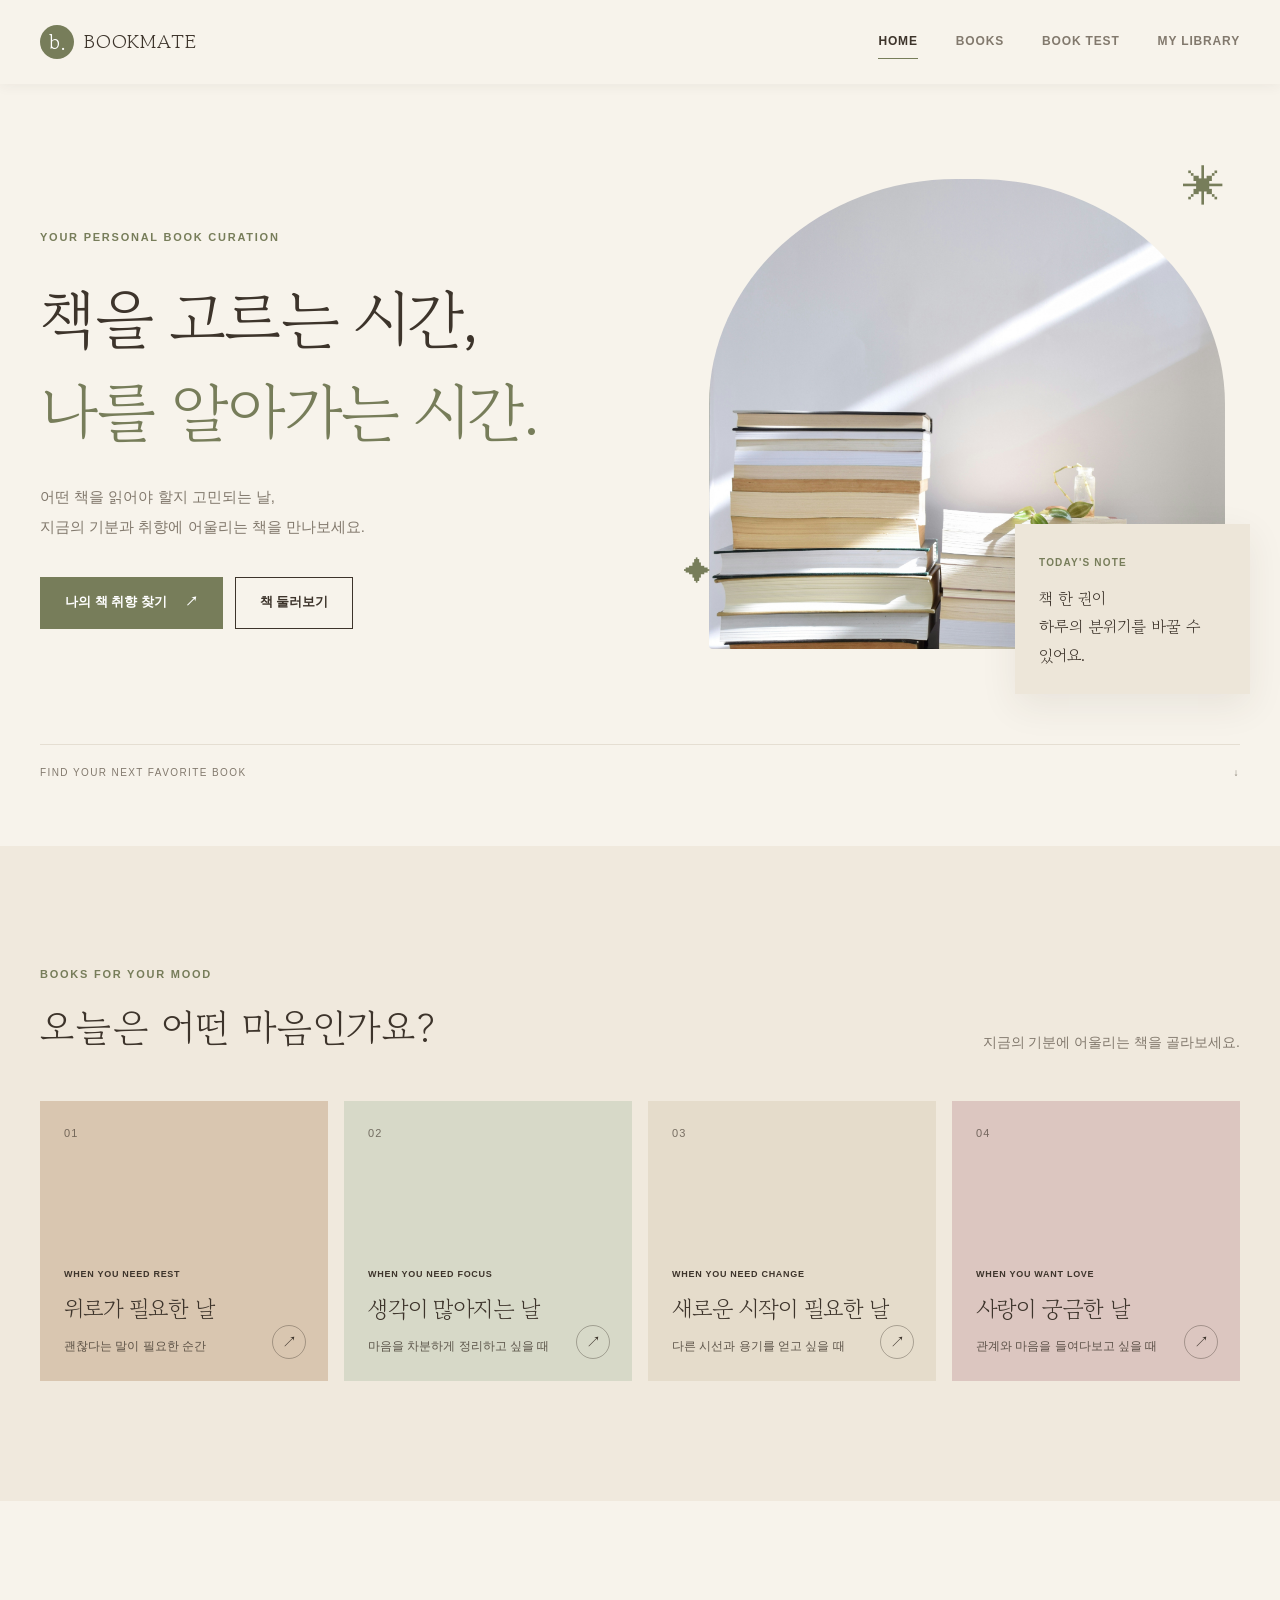
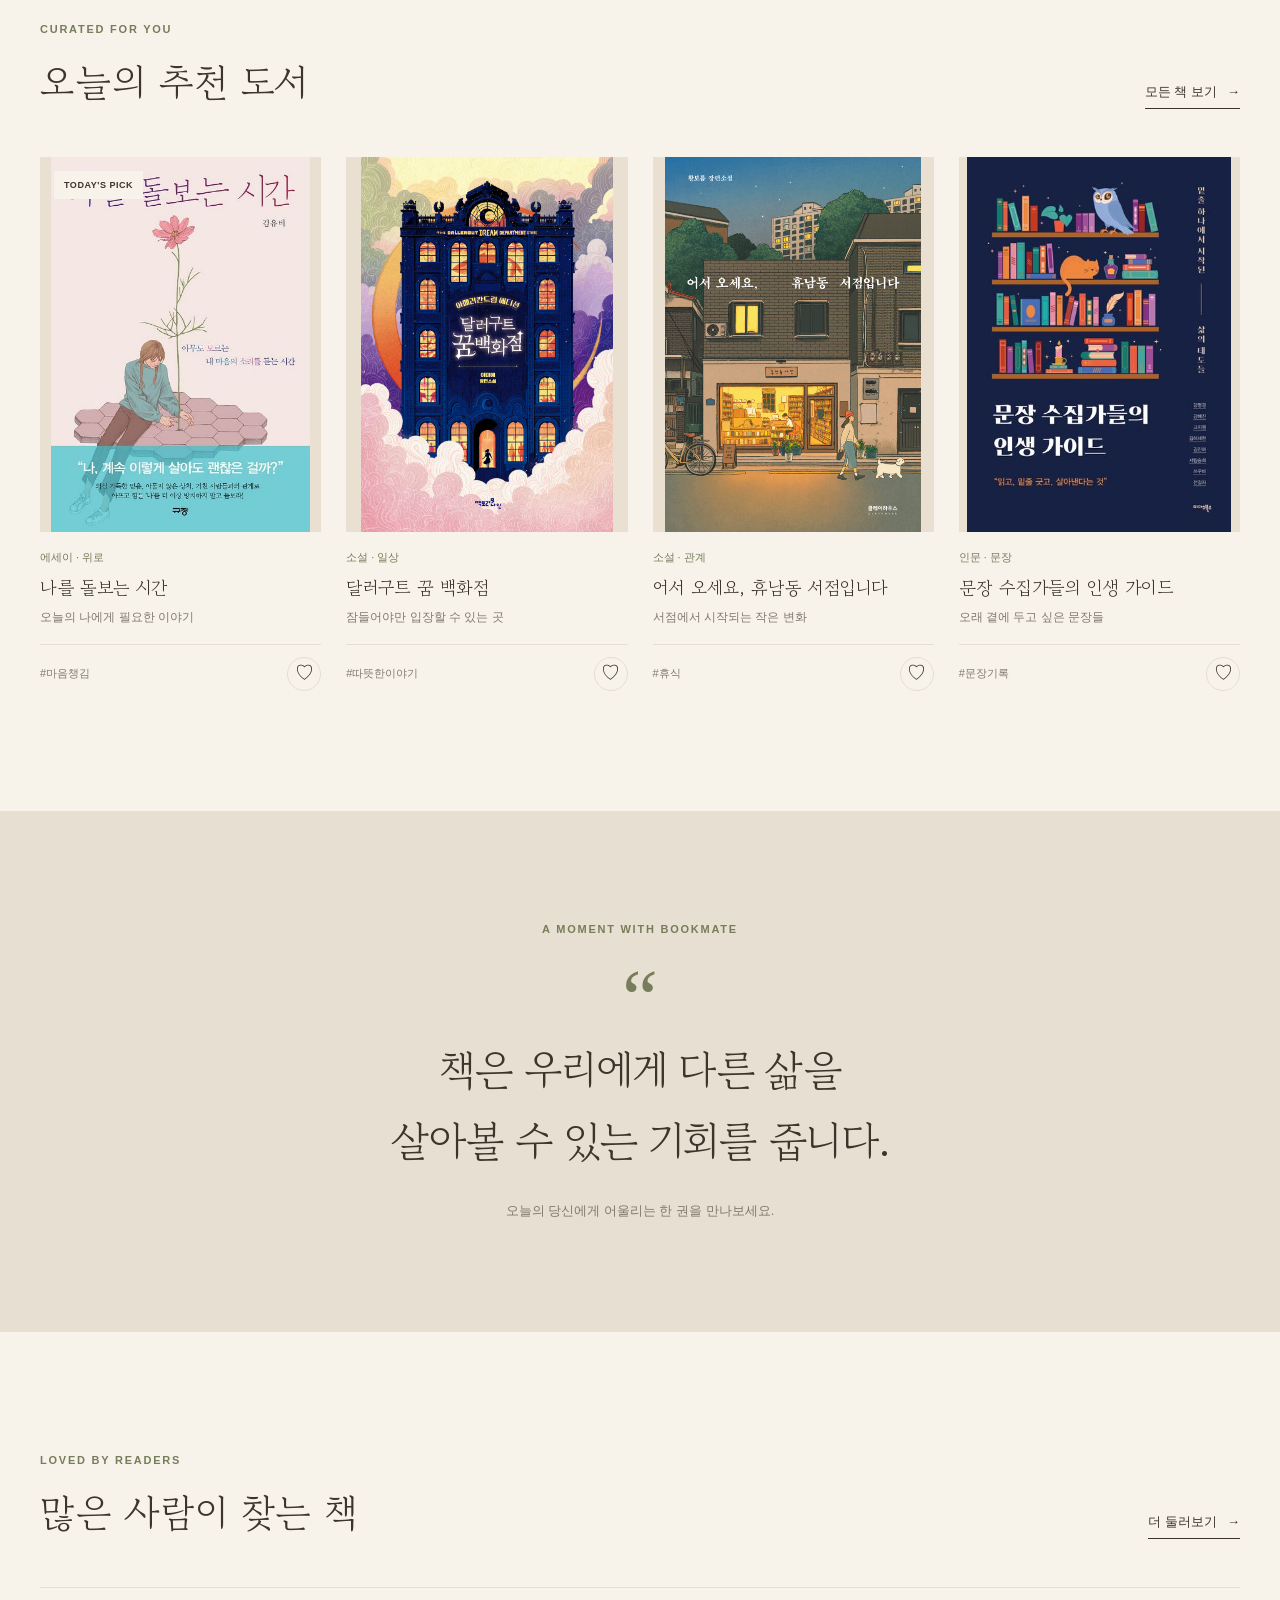
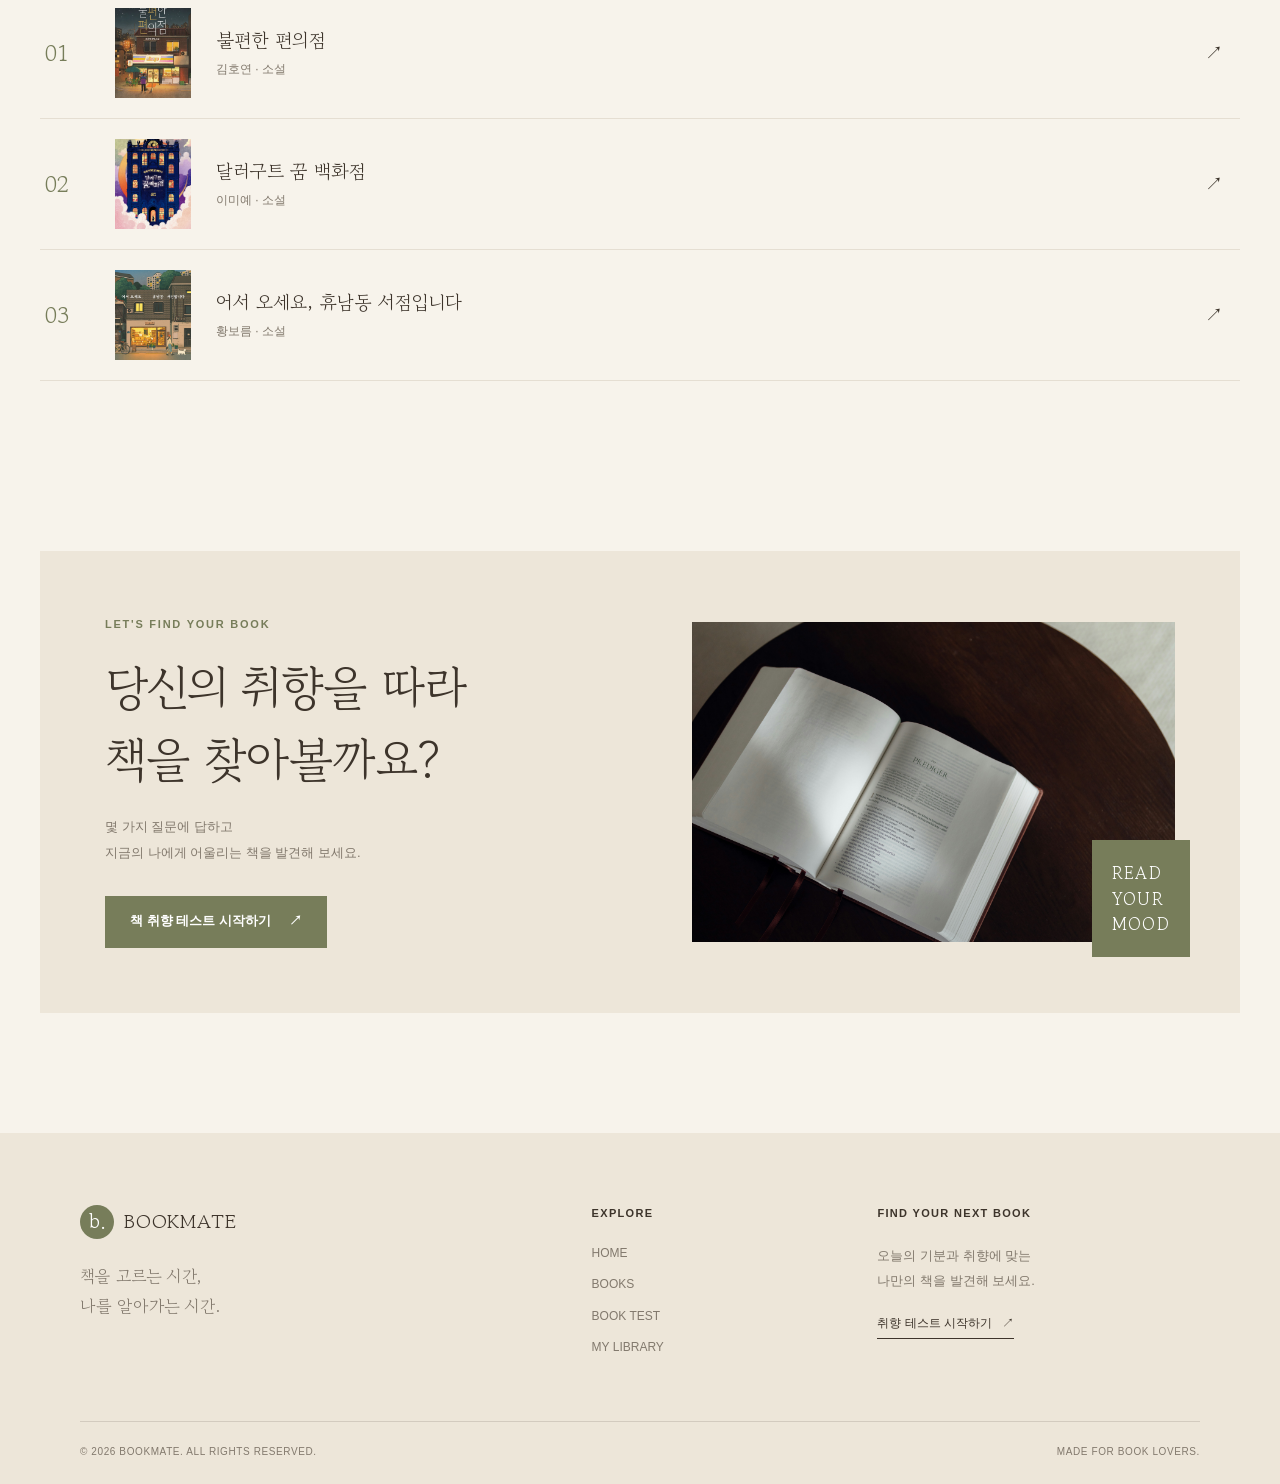
<file: index.html>
<!DOCTYPE html>
<html lang="ko">

<head>
    <meta charset="UTF-8">
    <meta name="viewport" content="width=device-width, initial-scale=1.0">

    <title>BOOKMATE | 책을 고르는 시간, 나를 알아가는 시간</title>

    <meta name="description" content="오늘의 기분과 취향에 맞는 책을 발견하는 북 큐레이션 서비스 BOOKMATE.">

    <!-- Google Fonts -->
    <link rel="preconnect" href="https://fonts.googleapis.com">
    <link rel="preconnect" href="https://fonts.gstatic.com" crossorigin>

    <link
        href="https://fonts.googleapis.com/css2?family=Gowun+Batang:wght@400;700&family=Pretendard:wght@400;500;600;700&display=swap"
        rel="stylesheet">

    <!-- CSS -->
    <link rel="stylesheet" href="css/reset.css">
    <link rel="stylesheet" href="css/common.css">
    <link rel="stylesheet" href="css/main.css">

    <!-- JavaScript -->
    <script src="js/common.js" defer></script>
    <script src="js/main.js" defer></script>
</head>

<body data-page="home">

    <!-- 공통 헤더 -->
    <div id="common-header"></div>

    <main>

        <!-- 01. HERO -->
        <section class="hero">
            <div class="hero-inner">

                <div class="hero-copy">
                    <p class="eyebrow">YOUR PERSONAL BOOK CURATION</p>

                    <h1>
                        책을 고르는 시간,<br>
                        <span>나를 알아가는 시간.</span>
                    </h1>

                    <p class="hero-description">
                        어떤 책을 읽어야 할지 고민되는 날,<br>
                        지금의 기분과 취향에 어울리는 책을 만나보세요.
                    </p>

                    <div class="hero-buttons">
                        <a href="test.html" class="btn btn-primary">
                            나의 책 취향 찾기
                            <span aria-hidden="true">↗</span>
                        </a>

                        <a href="books.html" class="btn btn-outline">
                            책 둘러보기
                        </a>
                    </div>
                </div>

                <div class="hero-visual">
                    <div class="hero-image-wrap">
                        <img src="./img/index top.jpg" alt="따뜻한 분위기 속에 놓인 책">
                    </div>

                    <div class="hero-note">
                        <span class="note-label">TODAY'S NOTE</span>
                        <p>책 한 권이<br>하루의 분위기를 바꿀 수 있어요.</p>
                    </div>

                    <span class="hero-deco hero-deco-one" aria-hidden="true">✳</span>
                    <span class="hero-deco hero-deco-two" aria-hidden="true">✦</span>
                </div>

            </div>

            <div class="hero-bottom">
                <span>FIND YOUR NEXT FAVORITE BOOK</span>
                <span aria-hidden="true">↓</span>
            </div>
        </section>


        <!-- 02. MOOD CURATION -->
        <section class="mood-section section-padding">
            <div class="section-heading">
                <div>
                    <p class="eyebrow">BOOKS FOR YOUR MOOD</p>
                    <h2>오늘은 어떤 마음인가요?</h2>
                </div>

                <p class="section-description">
                    지금의 기분에 어울리는 책을 골라보세요.
                </p>
            </div>

            <div class="mood-grid">

                <a href="books.html?mood=comfort" class="mood-card mood-comfort">
                    <span class="mood-number">01</span>
                    <div class="mood-card-content">
                        <p class="mood-subtitle">WHEN YOU NEED REST</p>
                        <h3>위로가 필요한 날</h3>
                        <p>괜찮다는 말이 필요한 순간</p>
                    </div>
                    <span class="mood-arrow" aria-hidden="true">↗</span>
                </a>

                <a href="books.html?mood=focus" class="mood-card mood-focus">
                    <span class="mood-number">02</span>
                    <div class="mood-card-content">
                        <p class="mood-subtitle">WHEN YOU NEED FOCUS</p>
                        <h3>생각이 많아지는 날</h3>
                        <p>마음을 차분하게 정리하고 싶을 때</p>
                    </div>
                    <span class="mood-arrow" aria-hidden="true">↗</span>
                </a>

                <a href="books.html?mood=change" class="mood-card mood-change">
                    <span class="mood-number">03</span>
                    <div class="mood-card-content">
                        <p class="mood-subtitle">WHEN YOU NEED CHANGE</p>
                        <h3>새로운 시작이 필요한 날</h3>
                        <p>다른 시선과 용기를 얻고 싶을 때</p>
                    </div>
                    <span class="mood-arrow" aria-hidden="true">↗</span>
                </a>

                <a href="books.html?mood=romance" class="mood-card mood-romance">
                    <span class="mood-number">04</span>
                    <div class="mood-card-content">
                        <p class="mood-subtitle">WHEN YOU WANT LOVE</p>
                        <h3>사랑이 궁금한 날</h3>
                        <p>관계와 마음을 들여다보고 싶을 때</p>
                    </div>
                    <span class="mood-arrow" aria-hidden="true">↗</span>
                </a>

            </div>
        </section>


        <!-- 03. TODAY'S BOOK -->
        <section class="today-section section-padding">
            <div class="section-heading">
                <div>
                    <p class="eyebrow">CURATED FOR YOU</p>
                    <h2>오늘의 추천 도서</h2>
                </div>

                <a href="books.html" class="text-link">
                    모든 책 보기 <span aria-hidden="true">→</span>
                </a>
            </div>

            <div class="book-grid">

                <!-- BOOK 01 -->
                <article class="book-card">
                    <a href="books.html" class="book-cover">
                        <img src="./img/나를 돌보는 시간.jpg" alt="책 표지 이미지" loading="lazy">
                        <span class="book-badge">TODAY'S PICK</span>
                    </a>

                    <div class="book-info">
                        <p class="book-category">에세이 · 위로</p>
                        <h3>
                            <a href="books.html">나를 돌보는 시간</a>
                        </h3>
                        <p class="book-author">오늘의 나에게 필요한 이야기</p>

                        <div class="book-card-bottom">
                            <span class="book-keyword">#마음챙김</span>

                            <button type="button" class="favorite-btn" data-favorite="uncomfortable"
                                aria-label="나를 돌보는 시간 즐겨찾기" aria-pressed="false">
                                ♡
                            </button>
                        </div>
                    </div>
                </article>

                <!-- BOOK 02 -->
                <article class="book-card">
                    <a href="books.html" class="book-cover">
                        <img src="./img/달러구트 꿈 백화점.jfif" alt="책과 독서 공간 이미지" loading="lazy">
                    </a>

                    <div class="book-info">
                        <p class="book-category">소설 · 일상</p>
                        <h3>
                            <a href="books.html">달러구트 꿈 백화점</a>
                        </h3>
                        <p class="book-author">잠들어야만 입장할 수 있는 곳</p>

                        <div class="book-card-bottom">
                            <span class="book-keyword">#따뜻한이야기</span>

                            <button type="button" class="favorite-btn" data-favorite="dalgurtt"
                                aria-label="달러구트 꿈 백화점 즐겨찾기" aria-pressed="false">
                                ♡
                            </button>
                        </div>
                    </div>
                </article>

                <!-- BOOK 03 -->
                <article class="book-card">
                    <a href="books.html" class="book-cover">
                        <img src="./img/어서오세요 휴남동 서점입니다.jpg" alt="책을 읽으며 보내는 시간" loading="lazy">
                    </a>

                    <div class="book-info">
                        <p class="book-category">소설 · 관계</p>
                        <h3>
                            <a href="books.html">어서 오세요, 휴남동 서점입니다</a>
                        </h3>
                        <p class="book-author">서점에서 시작되는 작은 변화</p>

                        <div class="book-card-bottom">
                            <span class="book-keyword">#휴식</span>

                            <button type="button" class="favorite-btn" data-favorite="hyunamdong"
                                aria-label="어서 오세요, 휴남동 서점입니다 즐겨찾기" aria-pressed="false">
                                ♡
                            </button>
                        </div>
                    </div>
                </article>

                <!-- BOOK 04 -->
                <article class="book-card">
                    <a href="books.html" class="book-cover">
                        <img src="./img/문장 수집가들의 인생 가이드.jpg" alt="차분한 분위기의 독서 공간" loading="lazy">
                    </a>

                    <div class="book-info">
                        <p class="book-category">인문 · 문장</p>
                        <h3>
                            <a href="books.html">문장 수집가들의 인생 가이드</a>
                        </h3>
                        <p class="book-author">오래 곁에 두고 싶은 문장들</p>

                        <div class="book-card-bottom">
                            <span class="book-keyword">#문장기록</span>

                            <button type="button" class="favorite-btn" data-favorite="sentence"
                                aria-label="문장 수집가의 하루 즐겨찾기" aria-pressed="false">
                                ♡
                            </button>
                        </div>
                    </div>
                </article>

            </div>
        </section>


        <!-- 04. QUOTE -->
        <section class="quote-section">
            <div class="quote-inner">
                <p class="eyebrow">A MOMENT WITH BOOKMATE</p>

                <span class="quote-mark" aria-hidden="true">“</span>

                <blockquote>
                    책은 우리에게 다른 삶을<br>
                    살아볼 수 있는 기회를 줍니다.
                </blockquote>

                <p class="quote-caption">
                    오늘의 당신에게 어울리는 한 권을 만나보세요.
                </p>
            </div>
        </section>


        <!-- 05. POPULAR BOOKS -->
        <section class="popular-section section-padding">
            <div class="section-heading">
                <div>
                    <p class="eyebrow">LOVED BY READERS</p>
                    <h2>많은 사람이 찾는 책</h2>
                </div>

                <a href="books.html" class="text-link">
                    더 둘러보기 <span aria-hidden="true">→</span>
                </a>
            </div>

            <div class="popular-list">

                <a href="books.html" class="popular-item">
                    <span class="popular-rank">01</span>
                    <div class="popular-book-image">
                        <img src="./img/불편한 편의점.webp" alt="도서 이미지" loading="lazy">
                    </div>
                    <div class="popular-book-info">
                        <h3>불편한 편의점</h3>
                        <p>김호연 · 소설</p>
                    </div>
                    <span class="popular-arrow" aria-hidden="true">↗</span>
                </a>

                <a href="books.html" class="popular-item">
                    <span class="popular-rank">02</span>
                    <div class="popular-book-image">
                        <img src="./img/달러구트 꿈 백화점.jfif" alt="도서 이미지" loading="lazy">
                    </div>
                    <div class="popular-book-info">
                        <h3>달러구트 꿈 백화점</h3>
                        <p>이미예 · 소설</p>
                    </div>
                    <span class="popular-arrow" aria-hidden="true">↗</span>
                </a>

                <a href="books.html" class="popular-item">
                    <span class="popular-rank">03</span>
                    <div class="popular-book-image">
                        <img src="./img/어서오세요 휴남동 서점입니다.jpg" alt="도서 이미지" loading="lazy">
                    </div>
                    <div class="popular-book-info">
                        <h3>어서 오세요, 휴남동 서점입니다</h3>
                        <p>황보름 · 소설</p>
                    </div>
                    <span class="popular-arrow" aria-hidden="true">↗</span>
                </a>

            </div>
        </section>


        <!-- 06. BOOK TEST CTA -->
        <section class="test-cta-section section-padding">
            <div class="test-cta">
                <div class="test-cta-copy">
                    <p class="eyebrow">LET'S FIND YOUR BOOK</p>

                    <h2>
                        당신의 취향을 따라<br>
                        책을 찾아볼까요?
                    </h2>

                    <p>
                        몇 가지 질문에 답하고<br>
                        지금의 나에게 어울리는 책을 발견해 보세요.
                    </p>

                    <a href="test.html" class="btn btn-primary">
                        책 취향 테스트 시작하기
                        <span aria-hidden="true">↗</span>
                    </a>
                </div>

                <div class="test-cta-visual">
                    <img src="./img/index bottom.jpg" alt="책이 가득한 아늑한 서점" loading="lazy">
                    <span class="test-cta-deco" aria-hidden="true">READ<br>YOUR<br>MOOD</span>
                </div>
            </div>
        </section>

    </main>

    <!-- 공통 푸터 -->
    <div id="common-footer"></div>

</body>

</html>
</file>
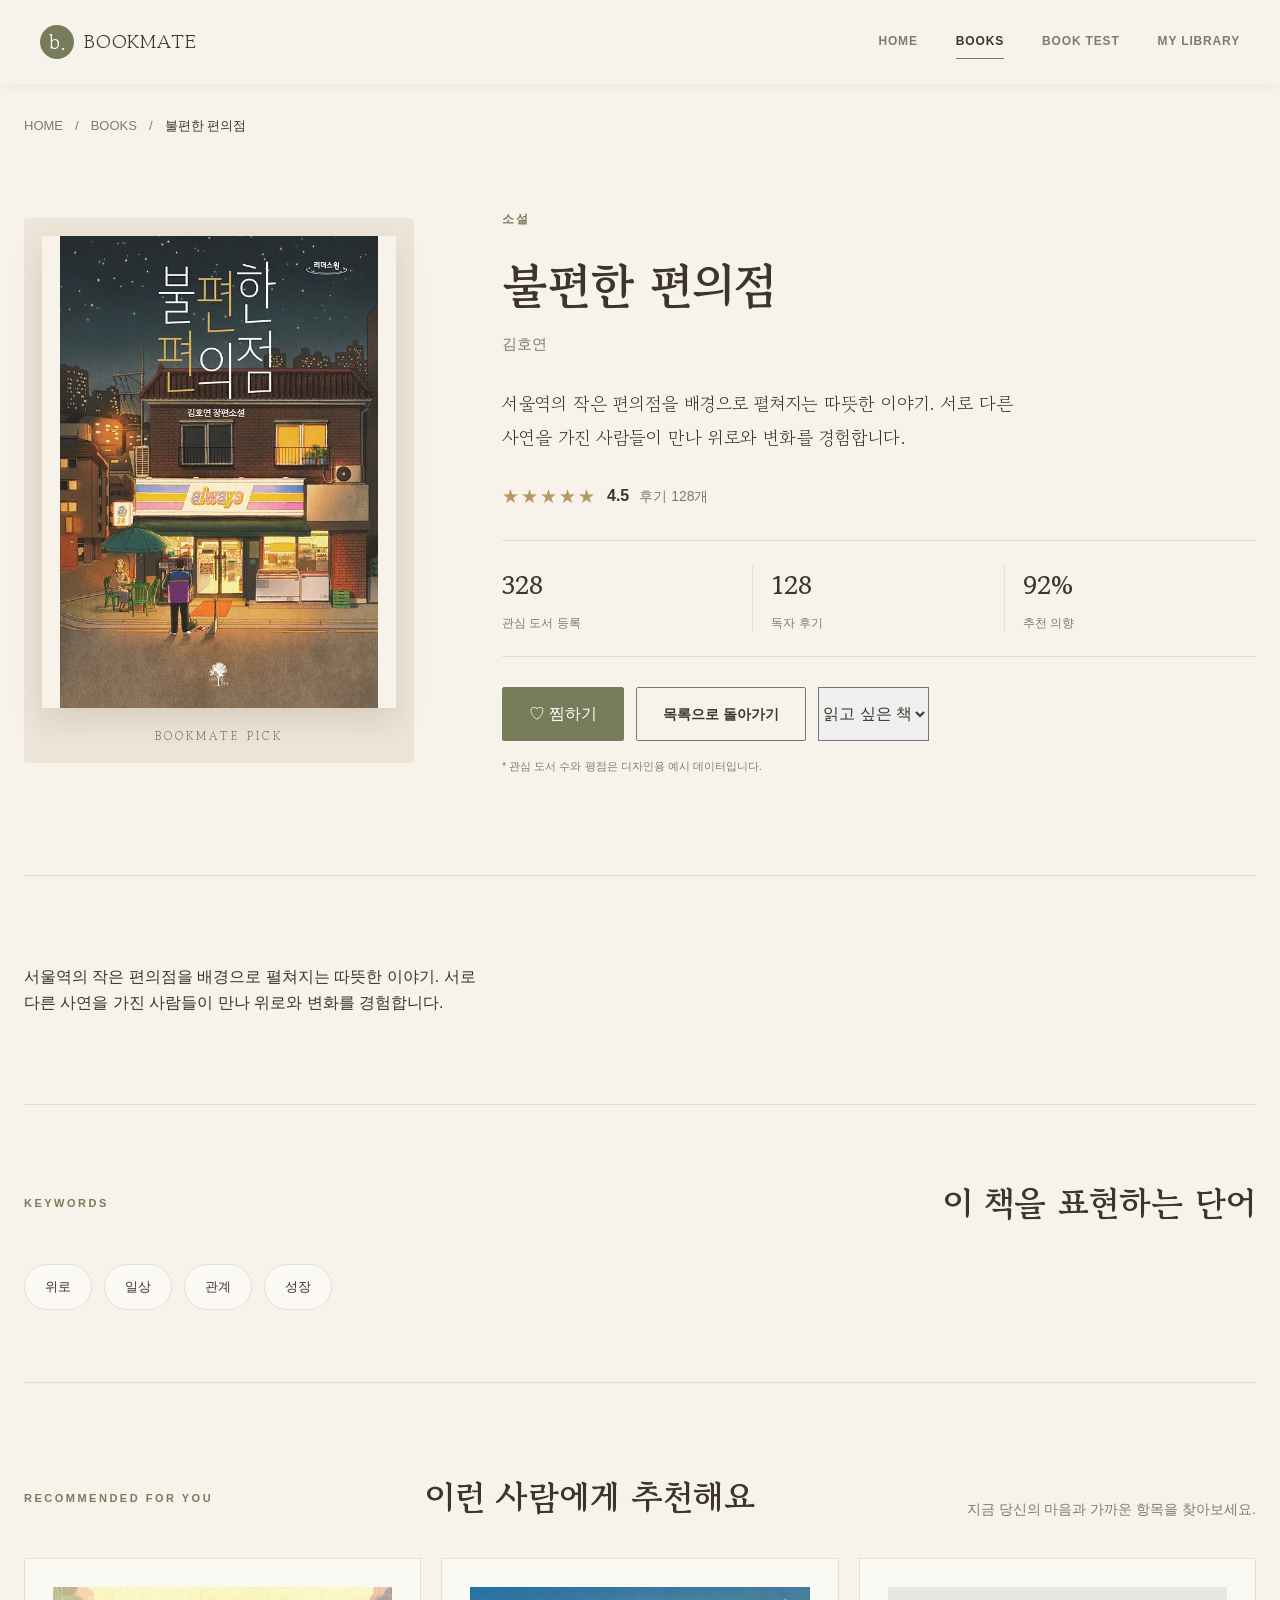
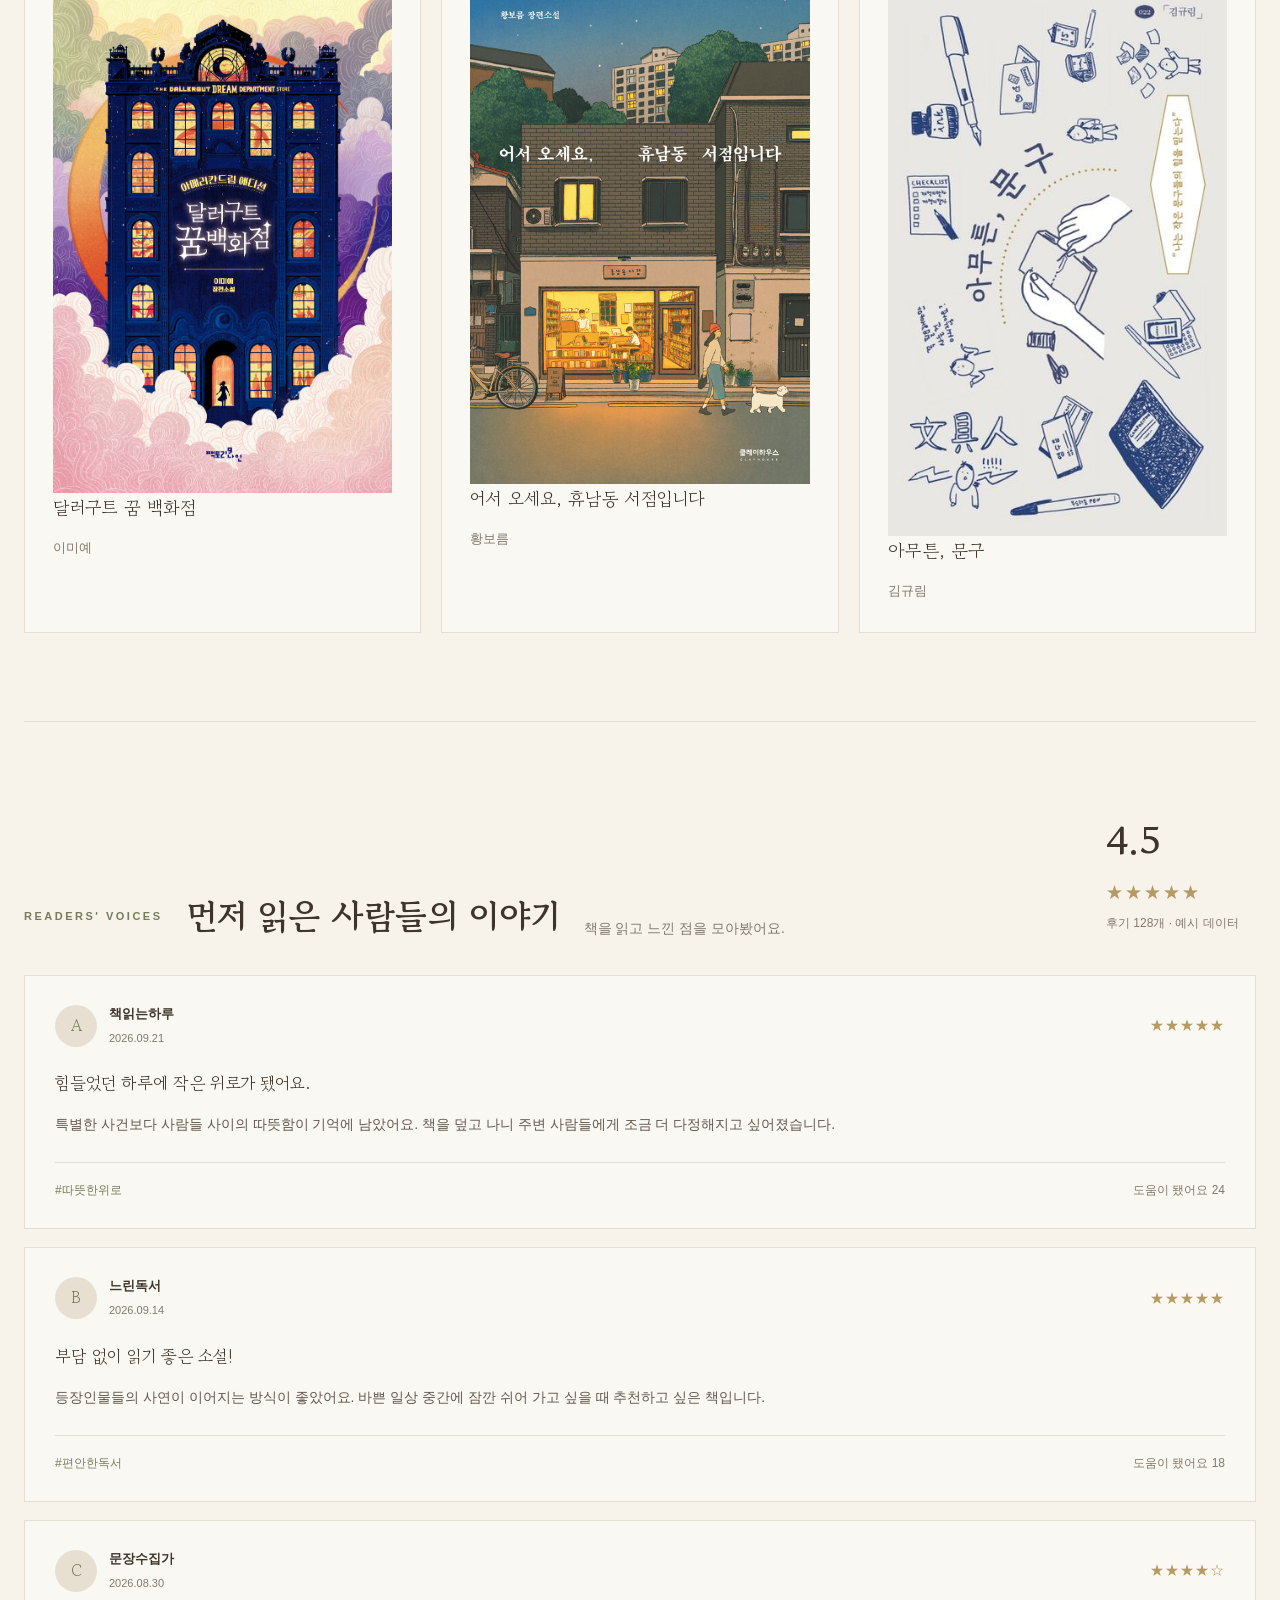
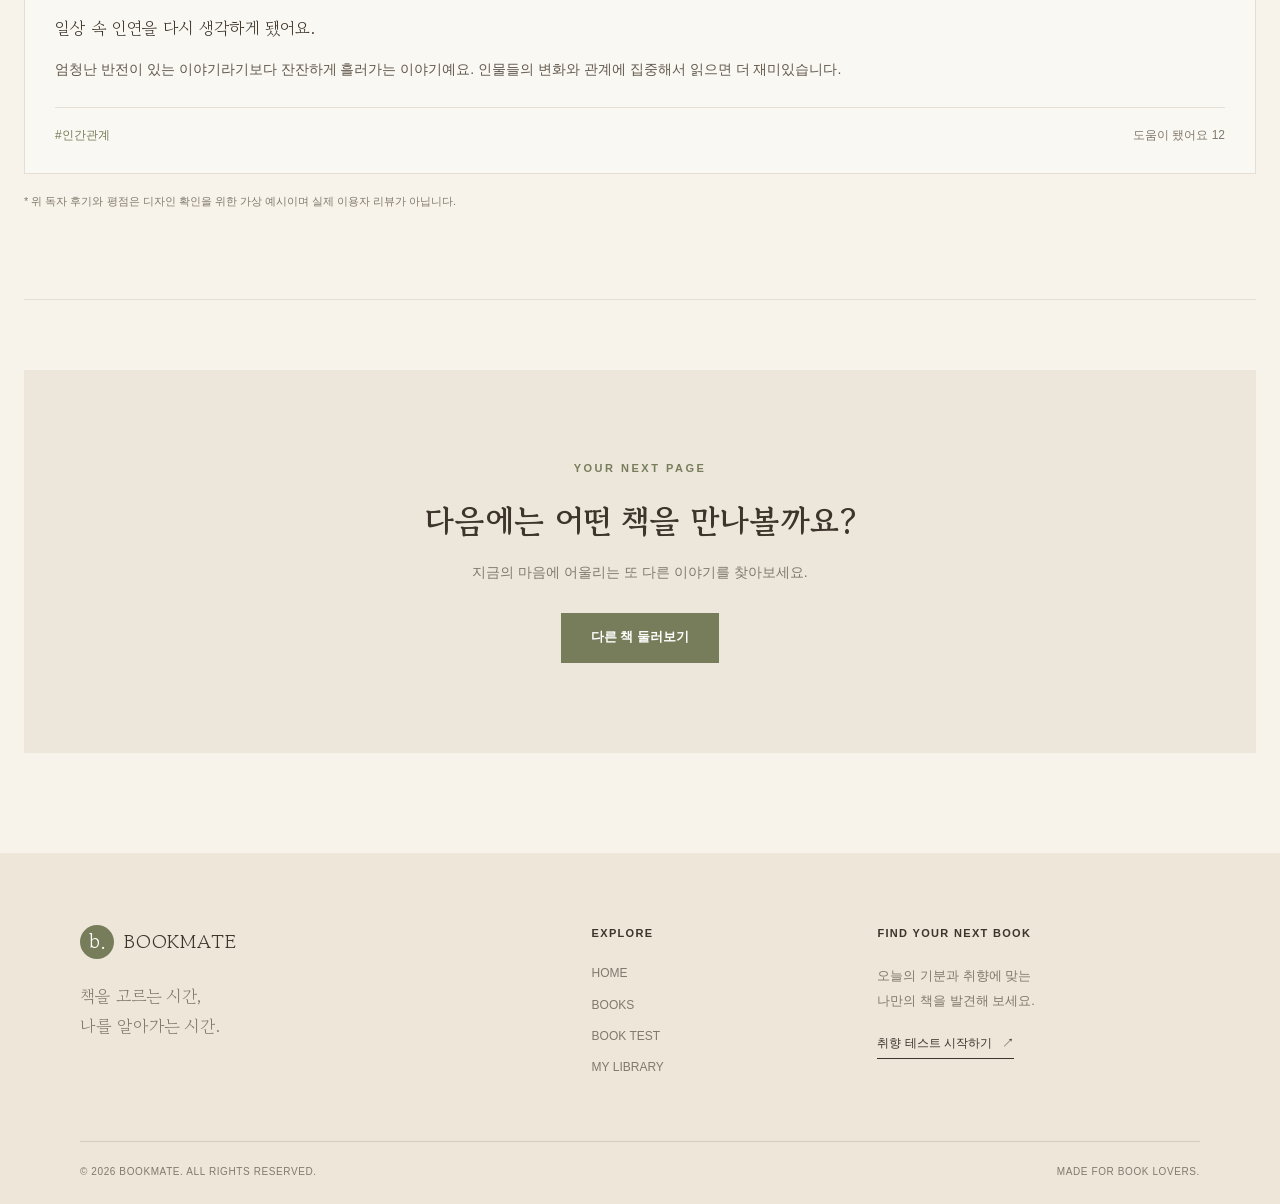
<file: book-detail.html>
<!DOCTYPE html>
<html lang="ko">

<head>
    <meta charset="UTF-8">
    <meta name="viewport" content="width=device-width, initial-scale=1.0">
    <meta name="description" content="BOOKMATE에서 책의 줄거리와 독자 후기, 추천 정보를 확인해 보세요.">
    <title>책 상세 정보 | BOOKMATE</title>

    <!-- CSS -->
    <link rel="stylesheet" href="./css/reset.css">
    <link rel="stylesheet" href="./css/common.css">
    <link rel="stylesheet" href="./css/book-detail.css">

    <!-- Google Fonts -->
    <link rel="preconnect" href="https://fonts.googleapis.com">
    <link rel="preconnect" href="https://fonts.gstatic.com" crossorigin>
    <link
        href="https://fonts.googleapis.com/css2?family=Gowun+Batang:wght@400;700&family=Pretendard:wght@400;500;600;700&display=swap"
        rel="stylesheet">

    <!-- 공통 헤더 및 푸터 -->
    <script src="./js/common.js" defer></script>
    <script src="./js/book-detail.js" defer></script>
</head>

<body data-page="books">

    <!-- 공통 헤더 -->
    <div id="common-header"></div>

    <main class="book-detail">

        <!-- 페이지 경로 -->
        <nav class="detail-breadcrumb" aria-label="현재 위치">
            <a href="./index.html">HOME</a>
            <span>/</span>
            <a href="./books.html">BOOKS</a>
            <span>/</span>
            <span>BOOK DETAIL</span>
        </nav>

        <!-- 책 기본 정보 -->
        <section class="detail-intro">

            <div class="detail-cover">
                <img src="./img/불편한 편의점.webp" alt="불편한 편의점 책 표지" class="detail-cover-image">
                <span class="detail-cover-caption">BOOKMATE PICK</span>
            </div>

            <div class="detail-info">

                <span class="detail-category">NOVEL · 소설</span>

                <h1 class="detail-title">불편한 편의점</h1>

                <p class="detail-author">김호연 지음</p>

                <p class="detail-copy">
                    조금 불편한 편의점에서 만난 사람들.
                    평범한 하루 속에서 발견하는 따뜻한 위로와 작은 변화.
                </p>

                <!-- 평점 -->
                <div class="detail-rating">
                    <span class="rating-stars" aria-label="별점 4.5점">★★★★★</span>
                    <strong>4.5</strong>
                    <span class="rating-count">후기 128개</span>
                </div>

                <!-- 관심 통계 -->
                <div class="detail-stats">

                    <div class="detail-stat">
                        <span class="stat-number">328</span>
                        <span class="stat-label">관심 도서 등록</span>
                    </div>

                    <div class="detail-stat">
                        <span class="stat-number">128</span>
                        <span class="stat-label">독자 후기</span>
                    </div>

                    <div class="detail-stat">
                        <span class="stat-number">92%</span>
                        <span class="stat-label">추천 의향</span>
                    </div>

                </div>

                <!-- 버튼 -->
                <div class="detail-actions">
                    <button type="button" class="detail-favorite-btn" id="detail-favorite-btn">
                        ♡ 관심 도서 추가
                    </button>

                    <a href="./books.html" class="detail-list-btn">
                        목록으로 돌아가기
                    </a>
                </div>

                <p class="detail-notice">
                    * 관심 도서 수와 평점은 디자인용 예시 데이터입니다.
                </p>

            </div>
        </section>

        <!-- 책 줄거리 -->
        <section class="detail-section detail-summary" id="book-summary">

            <div class="section-heading">
                <span class="section-eyebrow">ABOUT THIS BOOK</span>
                <h2>이 책은 어떤 이야기인가요?</h2>
            </div>

            <div class="summary-content">

                <p>
                    서울의 한 동네에 자리한 작은 편의점.
                    이곳에는 각자의 사정과 고민을 안고 살아가는 사람들이 찾아옵니다.
                    어느 날 편의점의 야간 아르바이트를 맡게 된 독특한 손님을 중심으로
                    다양한 인물들의 이야기가 조금씩 연결됩니다.
                </p>

                <p>
                    서툴고 어색한 만남 속에서 사람들은 서로의 이야기를 듣고,
                    무심코 건넨 한마디와 작은 친절을 통해 조금씩 달라집니다.
                    특별할 것 없는 일상 속에서도 누군가에게는 큰 위로가 될 수 있다는
                    사실을 따뜻하게 전하는 소설입니다.
                </p>

                <blockquote class="detail-quote">
                    때로는 낯선 사람의 작은 친절이 하루를 버티게 하는 힘이 된다.
                </blockquote>

                <p class="summary-disclaimer">
                    ※ 위 문장은 책의 분위기를 표현한 요약 문구이며 원문 인용이 아닙니다.
                </p>

            </div>
        </section>

        <!-- 핵심 키워드 -->
        <section class="detail-section detail-keywords">

            <div class="section-heading">
                <span class="section-eyebrow">KEYWORDS</span>
                <h2>이 책을 표현하는 단어</h2>
            </div>

            <div class="keyword-list">
                <span class="keyword">#일상의위로</span>
                <span class="keyword">#따뜻한사람들</span>
                <span class="keyword">#작은친절</span>
                <span class="keyword">#인간관계</span>
                <span class="keyword">#잔잔한감동</span>
            </div>

        </section>

        <!-- 추천 대상 -->
        <section class="detail-section detail-recommend">

            <div class="section-heading">
                <span class="section-eyebrow">RECOMMENDED FOR YOU</span>
                <h2>이런 사람에게 추천해요</h2>
                <p>지금 당신의 마음과 가까운 항목을 찾아보세요.</p>
            </div>

            <div class="recommend-grid">

                <article class="recommend-card">
                    <span class="recommend-number">01</span>
                    <h3>따뜻한 위로가 필요한 사람</h3>
                    <p>
                        복잡한 생각을 잠시 내려놓고
                        다정한 이야기를 읽고 싶을 때.
                    </p>
                </article>

                <article class="recommend-card">
                    <span class="recommend-number">02</span>
                    <h3>편안한 소설을 찾는 사람</h3>
                    <p>
                        어렵고 무거운 이야기보다
                        일상에서 시작되는 이야기를 좋아할 때.
                    </p>
                </article>

                <article class="recommend-card">
                    <span class="recommend-number">03</span>
                    <h3>사람들의 이야기가 궁금한 사람</h3>
                    <p>
                        서로 다른 사람들이 만나
                        변화하는 과정을 지켜보고 싶을 때.
                    </p>
                </article>

            </div>
        </section>

        <!-- 독자 후기 -->
        <section class="detail-section detail-reviews" id="book-reviews">

            <div class="reviews-heading">

                <div class="section-heading">
                    <span class="section-eyebrow">READERS' VOICES</span>
                    <h2>먼저 읽은 사람들의 이야기</h2>
                    <p>책을 읽고 느낀 점을 모아봤어요.</p>
                </div>

                <div class="reviews-summary">
                    <span class="reviews-big-rating">4.5</span>
                    <span class="rating-stars" aria-label="별점 4.5점">★★★★★</span>
                    <span class="reviews-total">후기 128개 · 예시 데이터</span>
                </div>

            </div>

            <div class="review-list">

                <!-- 후기 1 -->
                <article class="review-card">

                    <div class="review-top">
                        <div class="review-user">
                            <span class="review-avatar">A</span>
                            <div>
                                <strong>책읽는하루</strong>
                                <span class="review-date">2026.09.21</span>
                            </div>
                        </div>

                        <span class="review-rating">★★★★★</span>
                    </div>

                    <h3>힘들었던 하루에 작은 위로가 됐어요.</h3>

                    <p>
                        특별한 사건보다 사람들 사이의 따뜻함이 기억에 남았어요.
                        책을 덮고 나니 주변 사람들에게 조금 더 다정해지고 싶어졌습니다.
                    </p>

                    <div class="review-bottom">
                        <span class="review-tag">#따뜻한위로</span>
                        <span class="review-helpful">도움이 됐어요 24</span>
                    </div>

                </article>

                <!-- 후기 2 -->
                <article class="review-card">

                    <div class="review-top">
                        <div class="review-user">
                            <span class="review-avatar">B</span>
                            <div>
                                <strong>느린독서</strong>
                                <span class="review-date">2026.09.14</span>
                            </div>
                        </div>

                        <span class="review-rating">★★★★★</span>
                    </div>

                    <h3>부담 없이 읽기 좋은 소설!</h3>

                    <p>
                        등장인물들의 사연이 이어지는 방식이 좋았어요.
                        바쁜 일상 중간에 잠깐 쉬어 가고 싶을 때 추천하고 싶은 책입니다.
                    </p>

                    <div class="review-bottom">
                        <span class="review-tag">#편안한독서</span>
                        <span class="review-helpful">도움이 됐어요 18</span>
                    </div>

                </article>

                <!-- 후기 3 -->
                <article class="review-card">

                    <div class="review-top">
                        <div class="review-user">
                            <span class="review-avatar">C</span>
                            <div>
                                <strong>문장수집가</strong>
                                <span class="review-date">2026.08.30</span>
                            </div>
                        </div>

                        <span class="review-rating">★★★★☆</span>
                    </div>

                    <h3>일상 속 인연을 다시 생각하게 됐어요.</h3>

                    <p>
                        엄청난 반전이 있는 이야기라기보다 잔잔하게 흘러가는 이야기예요.
                        인물들의 변화와 관계에 집중해서 읽으면 더 재미있습니다.
                    </p>

                    <div class="review-bottom">
                        <span class="review-tag">#인간관계</span>
                        <span class="review-helpful">도움이 됐어요 12</span>
                    </div>

                </article>

            </div>

            <p class="review-disclaimer">
                * 위 독자 후기와 평점은 디자인 확인을 위한 가상 예시이며 실제 이용자 리뷰가 아닙니다.
            </p>

        </section>

        <!-- 하단 추천 -->
        <section class="detail-bottom">

            <span class="section-eyebrow">YOUR NEXT PAGE</span>

            <h2>다음에는 어떤 책을 만나볼까요?</h2>

            <p>
                지금의 마음에 어울리는 또 다른 이야기를 찾아보세요.
            </p>

            <a href="./books.html" class="detail-bottom-btn">
                다른 책 둘러보기
            </a>

        </section>

    </main>

    <!-- 공통 푸터 -->
    <div id="common-footer"></div>



</body>

</html>
</file>
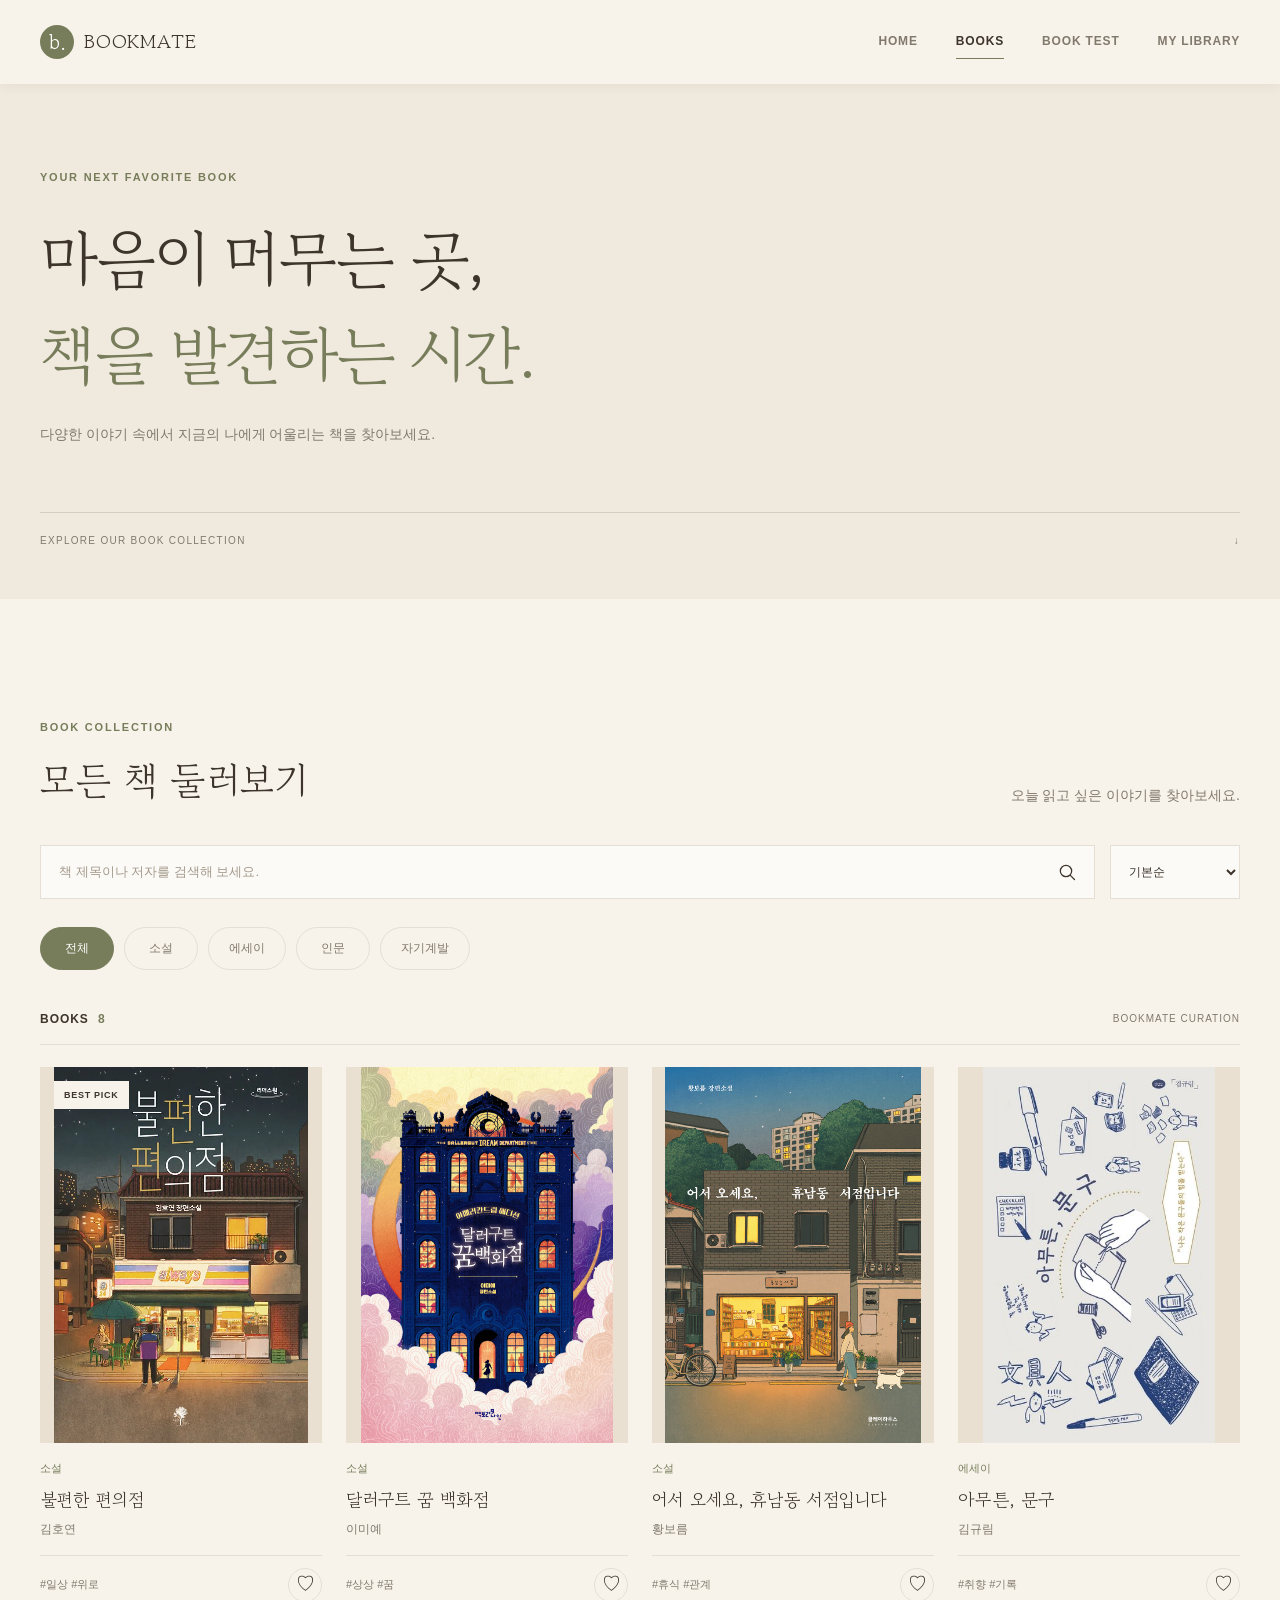
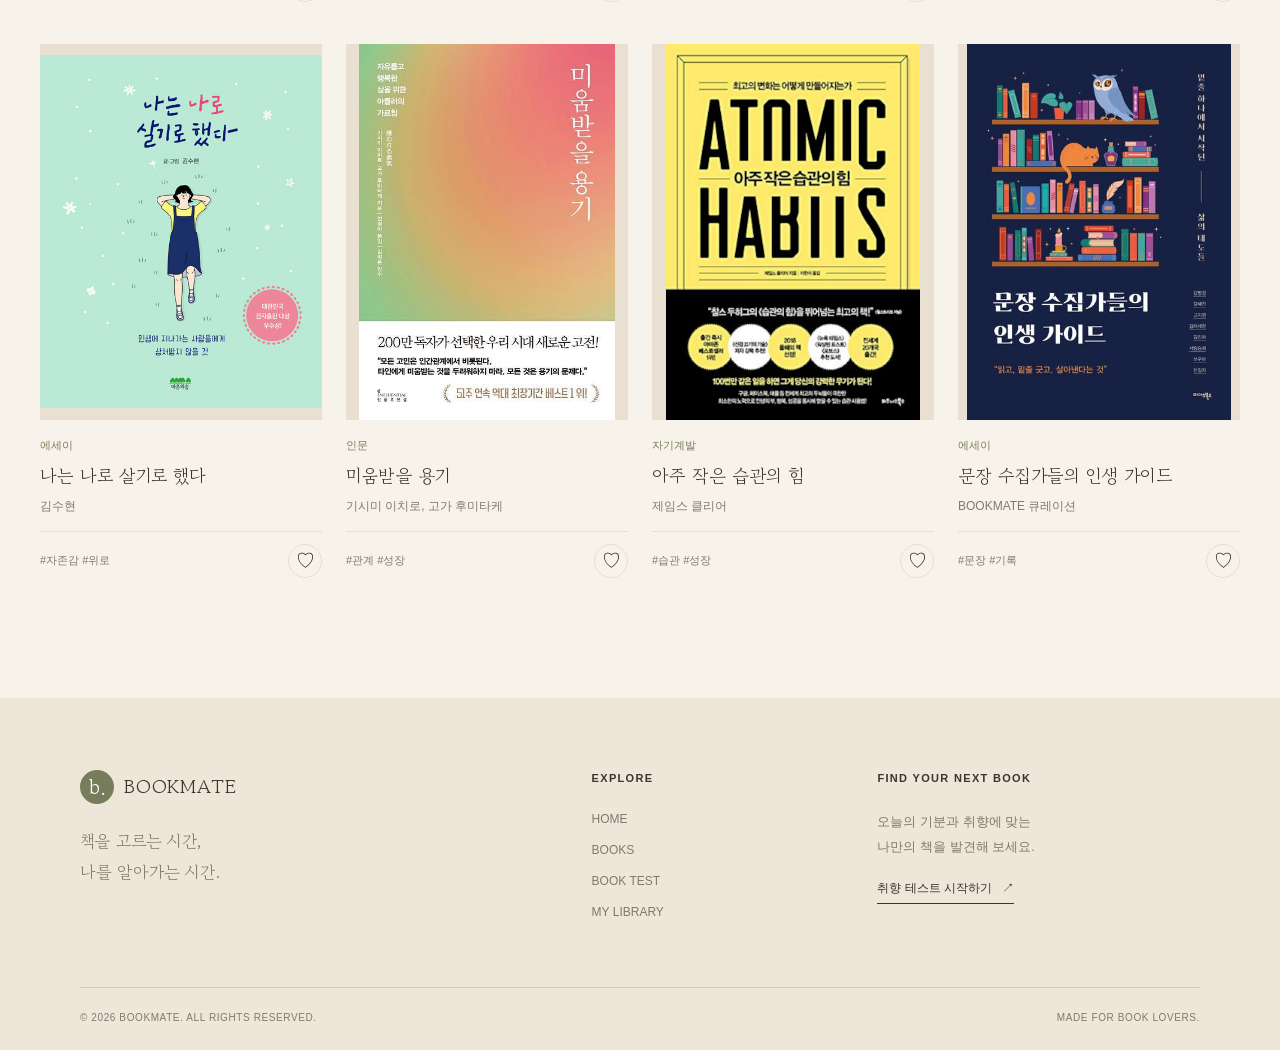
<file: books.html>
<!DOCTYPE html>
<html lang="ko">

<head>
    <meta charset="UTF-8">
    <meta name="viewport" content="width=device-width, initial-scale=1.0">

    <title>BOOKS | BOOKMATE</title>
    <meta name="description" content="BOOKMATE에서 취향과 기분에 맞는 책을 찾아보세요.">

    <link rel="preconnect" href="https://fonts.googleapis.com">
    <link rel="preconnect" href="https://fonts.gstatic.com" crossorigin>
    <link
        href="https://fonts.googleapis.com/css2?family=Gowun+Batang:wght@400;700&family=Pretendard:wght@400;500;600;700&display=swap"
        rel="stylesheet">

    <link rel="stylesheet" href="css/reset.css">
    <link rel="stylesheet" href="css/common.css">
    <link rel="stylesheet" href="css/books.css">

    <script src="js/common.js" defer></script>
    <script src="js/books.js" defer></script>
</head>

<body data-page="books">

    <!-- 공통 헤더 -->
    <div id="common-header"></div>

    <main>

        <!-- 01. PAGE HERO -->
        <section class="books-hero">
            <div class="books-hero-inner">
                <p class="eyebrow">YOUR NEXT FAVORITE BOOK</p>

                <h1>
                    마음이 머무는 곳,<br>
                    <span>책을 발견하는 시간.</span>
                </h1>

                <p class="books-hero-description">
                    다양한 이야기 속에서 지금의 나에게 어울리는 책을 찾아보세요.
                </p>

                <div class="books-hero-bottom">
                    <span>EXPLORE OUR BOOK COLLECTION</span>
                    <span aria-hidden="true">↓</span>
                </div>
            </div>
        </section>


        <!-- 02. BOOK COLLECTION -->
        <section class="books-section section-padding">

            <div class="section-heading">
                <div>
                    <p class="eyebrow">BOOK COLLECTION</p>
                    <h2>모든 책 둘러보기</h2>
                </div>

                <p class="section-description">
                    오늘 읽고 싶은 이야기를 찾아보세요.
                </p>
            </div>


            <!-- SEARCH -->
            <div class="books-toolbar">

                <form class="books-search" id="books-search-form" role="search">
                    <label class="sr-only" for="book-search">
                        책 제목 또는 저자 검색
                    </label>

                    <input type="search" id="book-search" placeholder="책 제목이나 저자를 검색해 보세요." autocomplete="off">

                    <button type="submit" aria-label="검색">
                        <svg width="20" height="20" viewBox="0 0 24 24" fill="none" aria-hidden="true">
                            <circle cx="10.8" cy="10.8" r="6.8" stroke="currentColor" stroke-width="1.5" />
                            <path d="M16 16L21 21" stroke="currentColor" stroke-width="1.5" stroke-linecap="round" />
                        </svg>
                    </button>
                </form>

                <label class="sr-only" for="book-sort">도서 정렬</label>

                <select id="book-sort" class="books-sort">
                    <option value="default">기본순</option>
                    <option value="title">제목순</option>
                    <option value="author">저자순</option>
                </select>

            </div>


            <!-- CATEGORY FILTER -->
            <div class="books-filter" aria-label="장르별 도서 필터">
                <button type="button" class="filter-btn active" data-category="all" aria-pressed="true">
                    전체
                </button>

                <button type="button" class="filter-btn" data-category="소설" aria-pressed="false">
                    소설
                </button>

                <button type="button" class="filter-btn" data-category="에세이" aria-pressed="false">
                    에세이
                </button>

                <button type="button" class="filter-btn" data-category="인문" aria-pressed="false">
                    인문
                </button>

                <button type="button" class="filter-btn" data-category="자기계발" aria-pressed="false">
                    자기계발
                </button>
            </div>


            <!-- RESULT COUNT -->
            <div class="books-result-bar">
                <p>BOOKS <span id="books-count">8</span></p>
                <p class="books-result-note">BOOKMATE CURATION</p>
            </div>


            <!-- BOOK GRID -->
            <div class="books-grid" id="books-grid">

                <!-- BOOK 01 -->
                <article class="book-card" data-title="불편한 편의점" data-author="김호연" data-category="소설"
                    data-id="uncomfortable">
                    <a href="#" class="book-cover">
                        <img src="./img/불편한 편의점.webp" alt="불편한 편의점 도서 이미지" loading="lazy">
                        <span class="book-cover-label">BEST PICK</span>
                    </a>

                    <div class="book-info">
                        <p class="book-category">소설</p>
                        <h3>불편한 편의점</h3>
                        <p class="book-author">김호연</p>

                        <div class="book-card-bottom">
                            <span class="book-keyword">#일상 #위로</span>
                            <button type="button" class="favorite-btn" data-favorite="uncomfortable"
                                aria-label="불편한 편의점 즐겨찾기" aria-pressed="false">♡</button>
                        </div>
                    </div>
                </article>


                <!-- BOOK 02 -->
                <article class="book-card" data-title="달러구트 꿈 백화점" data-author="이미예" data-category="소설"
                    data-id="dalgurtt">
                    <a href="#" class="book-cover">
                        <img src="./img/달러구트 꿈 백화점.jfif" alt="달러구트 꿈 백화점 도서 이미지" loading="lazy">
                    </a>

                    <div class="book-info">
                        <p class="book-category">소설</p>
                        <h3>달러구트 꿈 백화점</h3>
                        <p class="book-author">이미예</p>

                        <div class="book-card-bottom">
                            <span class="book-keyword">#상상 #꿈</span>
                            <button type="button" class="favorite-btn" data-favorite="dalgurtt"
                                aria-label="달러구트 꿈 백화점 즐겨찾기" aria-pressed="false">♡</button>
                        </div>
                    </div>
                </article>


                <!-- BOOK 03 -->
                <article class="book-card" data-title="어서 오세요, 휴남동 서점입니다" data-author="황보름" data-category="소설"
                    data-id="hyunamdong">
                    <a href="#" class="book-cover">
                        <img src="./img/어서오세요 휴남동 서점입니다.jpg" alt="어서 오세요, 휴남동 서점입니다 도서 이미지" loading="lazy">
                    </a>

                    <div class="book-info">
                        <p class="book-category">소설</p>
                        <h3>어서 오세요, 휴남동 서점입니다</h3>
                        <p class="book-author">황보름</p>

                        <div class="book-card-bottom">
                            <span class="book-keyword">#휴식 #관계</span>
                            <button type="button" class="favorite-btn" data-favorite="hyunamdong"
                                aria-label="어서 오세요, 휴남동 서점입니다 즐겨찾기" aria-pressed="false">♡</button>
                        </div>
                    </div>
                </article>


                <!-- BOOK 04 -->
                <article class="book-card" data-title="아무튼, 문구" data-author="김규림" data-category="에세이"
                    data-id="stationery">
                    <a href="#" class="book-cover">
                        <img src="./img/아무튼, 문구.jpg" alt="아무튼, 문구 도서 이미지" loading="lazy">
                    </a>

                    <div class="book-info">
                        <p class="book-category">에세이</p>
                        <h3>아무튼, 문구</h3>
                        <p class="book-author">김규림</p>

                        <div class="book-card-bottom">
                            <span class="book-keyword">#취향 #기록</span>
                            <button type="button" class="favorite-btn" data-favorite="stationery"
                                aria-label="아무튼, 문구 즐겨찾기" aria-pressed="false">♡</button>
                        </div>
                    </div>
                </article>


                <!-- BOOK 05 -->
                <article class="book-card" data-title="나는 나로 살기로 했다" data-author="김수현" data-category="에세이"
                    data-id="live-as-me">
                    <a href="#" class="book-cover">
                        <img src="./img/나는 나로 살기로 했다..jpg" alt="나는 나로 살기로 했다 도서 이미지" loading="lazy">
                    </a>

                    <div class="book-info">
                        <p class="book-category">에세이</p>
                        <h3>나는 나로 살기로 했다</h3>
                        <p class="book-author">김수현</p>

                        <div class="book-card-bottom">
                            <span class="book-keyword">#자존감 #위로</span>
                            <button type="button" class="favorite-btn" data-favorite="live-as-me"
                                aria-label="나는 나로 살기로 했다 즐겨찾기" aria-pressed="false">♡</button>
                        </div>
                    </div>
                </article>


                <!-- BOOK 06 -->
                <article class="book-card" data-title="미움받을 용기" data-author="기시미 이치로, 고가 후미타케" data-category="인문"
                    data-id="courage">
                    <a href="#" class="book-cover">
                        <img src="./img/미움받을 용기.jpg" alt="미움받을 용기 도서 이미지" loading="lazy">
                    </a>

                    <div class="book-info">
                        <p class="book-category">인문</p>
                        <h3>미움받을 용기</h3>
                        <p class="book-author">기시미 이치로, 고가 후미타케</p>

                        <div class="book-card-bottom">
                            <span class="book-keyword">#관계 #성장</span>
                            <button type="button" class="favorite-btn" data-favorite="courage" aria-label="미움받을 용기 즐겨찾기"
                                aria-pressed="false">♡</button>
                        </div>
                    </div>
                </article>


                <!-- BOOK 07 -->
                <article class="book-card" data-title="아주 작은 습관의 힘" data-author="제임스 클리어" data-category="자기계발"
                    data-id="atomic-habits">
                    <a href="#" class="book-cover">
                        <img src="./img/아주 작은 습관의 힘.jpg" alt="아주 작은 습관의 힘 도서 이미지" loading="lazy">
                    </a>

                    <div class="book-info">
                        <p class="book-category">자기계발</p>
                        <h3>아주 작은 습관의 힘</h3>
                        <p class="book-author">제임스 클리어</p>

                        <div class="book-card-bottom">
                            <span class="book-keyword">#습관 #성장</span>
                            <button type="button" class="favorite-btn" data-favorite="atomic-habits"
                                aria-label="아주 작은 습관의 힘 즐겨찾기" aria-pressed="false">♡</button>
                        </div>
                    </div>
                </article>


                <!-- BOOK 08 -->
                <article class="book-card" data-title="문장 수집가의 하루" data-author="BOOKMATE 큐레이션" data-category="에세이"
                    data-id="sentence">
                    <a href="#" class="book-cover">
                        <img src="./img/문장 수집가들의 인생 가이드.jpg" alt="문장 수집가의 하루 도서 이미지" loading="lazy">
                    </a>

                    <div class="book-info">
                        <p class="book-category">에세이</p>
                        <h3>문장 수집가들의 인생 가이드</h3>
                        <p class="book-author">BOOKMATE 큐레이션</p>

                        <div class="book-card-bottom">
                            <span class="book-keyword">#문장 #기록</span>
                            <button type="button" class="favorite-btn" data-favorite="sentence"
                                aria-label="문장 수집가의 하루 즐겨찾기" aria-pressed="false">♡</button>
                        </div>
                    </div>
                </article>

            </div>


            <!-- EMPTY STATE -->
            <div class="books-empty" id="books-empty" hidden>
                <p class="empty-icon" aria-hidden="true">⌕</p>
                <h3>찾으시는 책이 없어요.</h3>
                <p>다른 제목이나 저자로 검색해 보세요.</p>

                <button type="button" class="btn btn-outline" id="reset-books">
                    전체 도서 보기
                </button>
            </div>

        </section>

    </main>

    <!-- 공통 푸터 -->
    <div id="common-footer"></div>

</body>

</html>
</file>
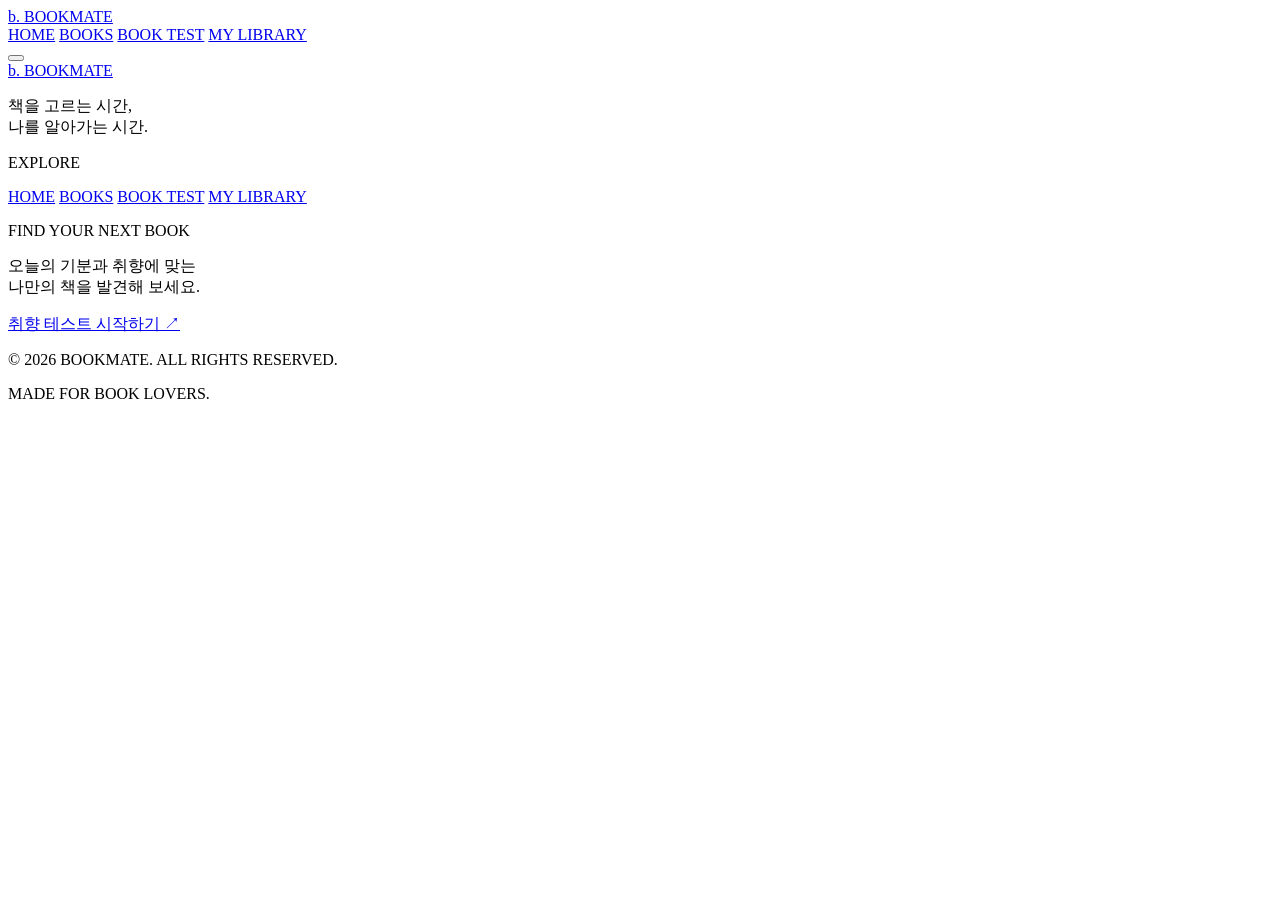
<file: common.html>
<!DOCTYPE html>
<html lang="ko">

<head>
    <meta charset="UTF-8">
    <meta name="viewport" content="width=device-width, initial-scale=1.0">
    <title>BOOKMATE 공통 레이아웃</title>
</head>

<body>

    <!-- HEADER -->
    <header class="header">
        <div class="header-inner">

            <!-- LOGO -->
            <a href="index.html" class="logo" aria-label="BOOKMATE 홈">
                <span class="logo-icon" aria-hidden="true">b.</span>
                <span class="logo-text">BOOKMATE</span>
            </a>

            <!-- NAVIGATION -->
            <nav class="gnb" aria-label="주 메뉴">
                <a href="index.html" data-page="home">HOME</a>
                <a href="books.html" data-page="books">BOOKS</a>
                <a href="test.html" data-page="test">BOOK TEST</a>
                <a href="library.html" data-page="library">MY LIBRARY</a>
            </nav>

            <!-- MOBILE MENU BUTTON -->
            <button type="button" class="menu-toggle" aria-label="메뉴 열기" aria-expanded="false"
                aria-controls="main-navigation">
                <span></span>
                <span></span>
            </button>

        </div>
    </header>


    <!-- FOOTER -->
    <footer class="footer">
        <div class="footer-inner">

            <div class="footer-top">

                <div class="footer-brand">
                    <a href="index.html" class="logo">
                        <span class="logo-icon" aria-hidden="true">b.</span>
                        <span class="logo-text">BOOKMATE</span>
                    </a>

                    <p>
                        책을 고르는 시간,<br>
                        나를 알아가는 시간.
                    </p>
                </div>

                <div class="footer-links">
                    <p class="footer-heading">EXPLORE</p>
                    <a href="index.html">HOME</a>
                    <a href="books.html">BOOKS</a>
                    <a href="test.html">BOOK TEST</a>
                    <a href="library.html">MY LIBRARY</a>
                </div>

                <div class="footer-description">
                    <p class="footer-heading">FIND YOUR NEXT BOOK</p>
                    <p>
                        오늘의 기분과 취향에 맞는<br>
                        나만의 책을 발견해 보세요.
                    </p>

                    <a href="test.html" class="footer-cta">
                        취향 테스트 시작하기 <span aria-hidden="true">↗</span>
                    </a>
                </div>

            </div>

            <div class="footer-bottom">
                <p>© 2026 BOOKMATE. ALL RIGHTS RESERVED.</p>
                <p>MADE FOR BOOK LOVERS.</p>
            </div>

        </div>
    </footer>

</body>

</html>
</file>
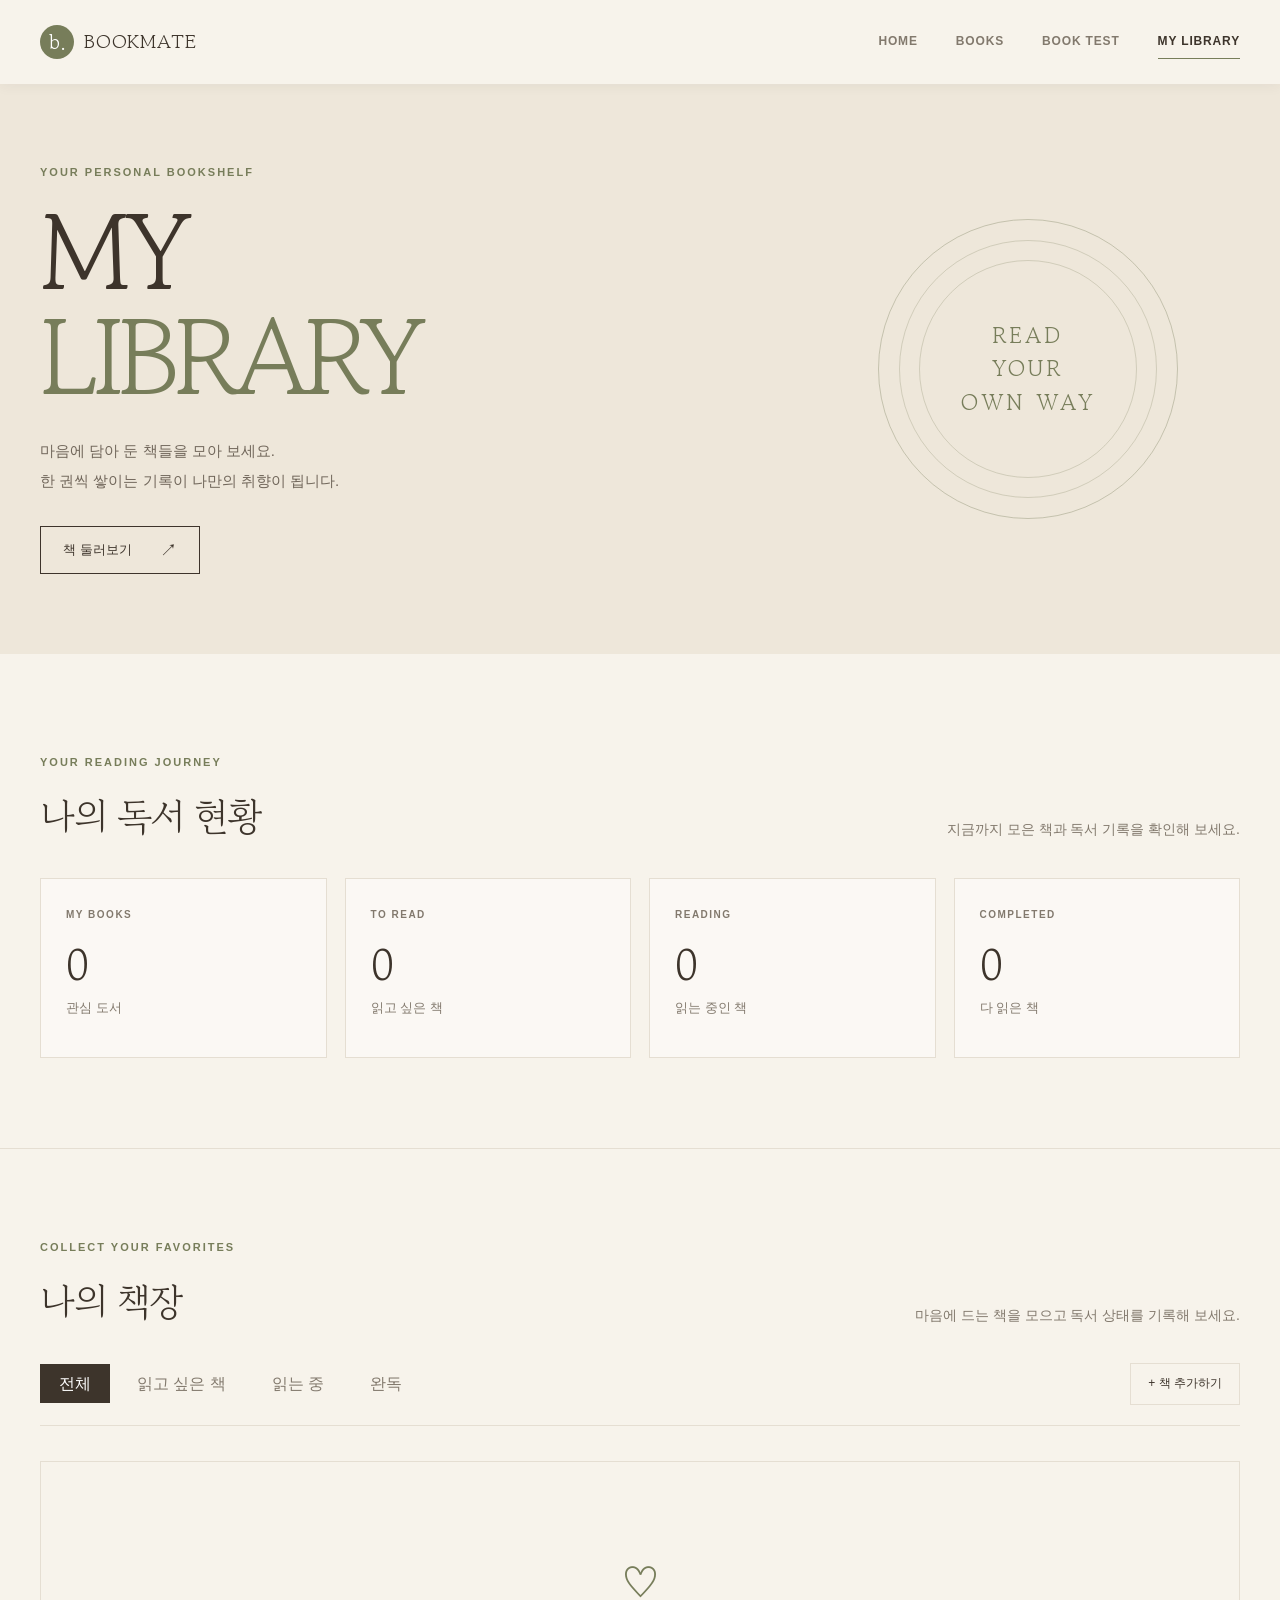
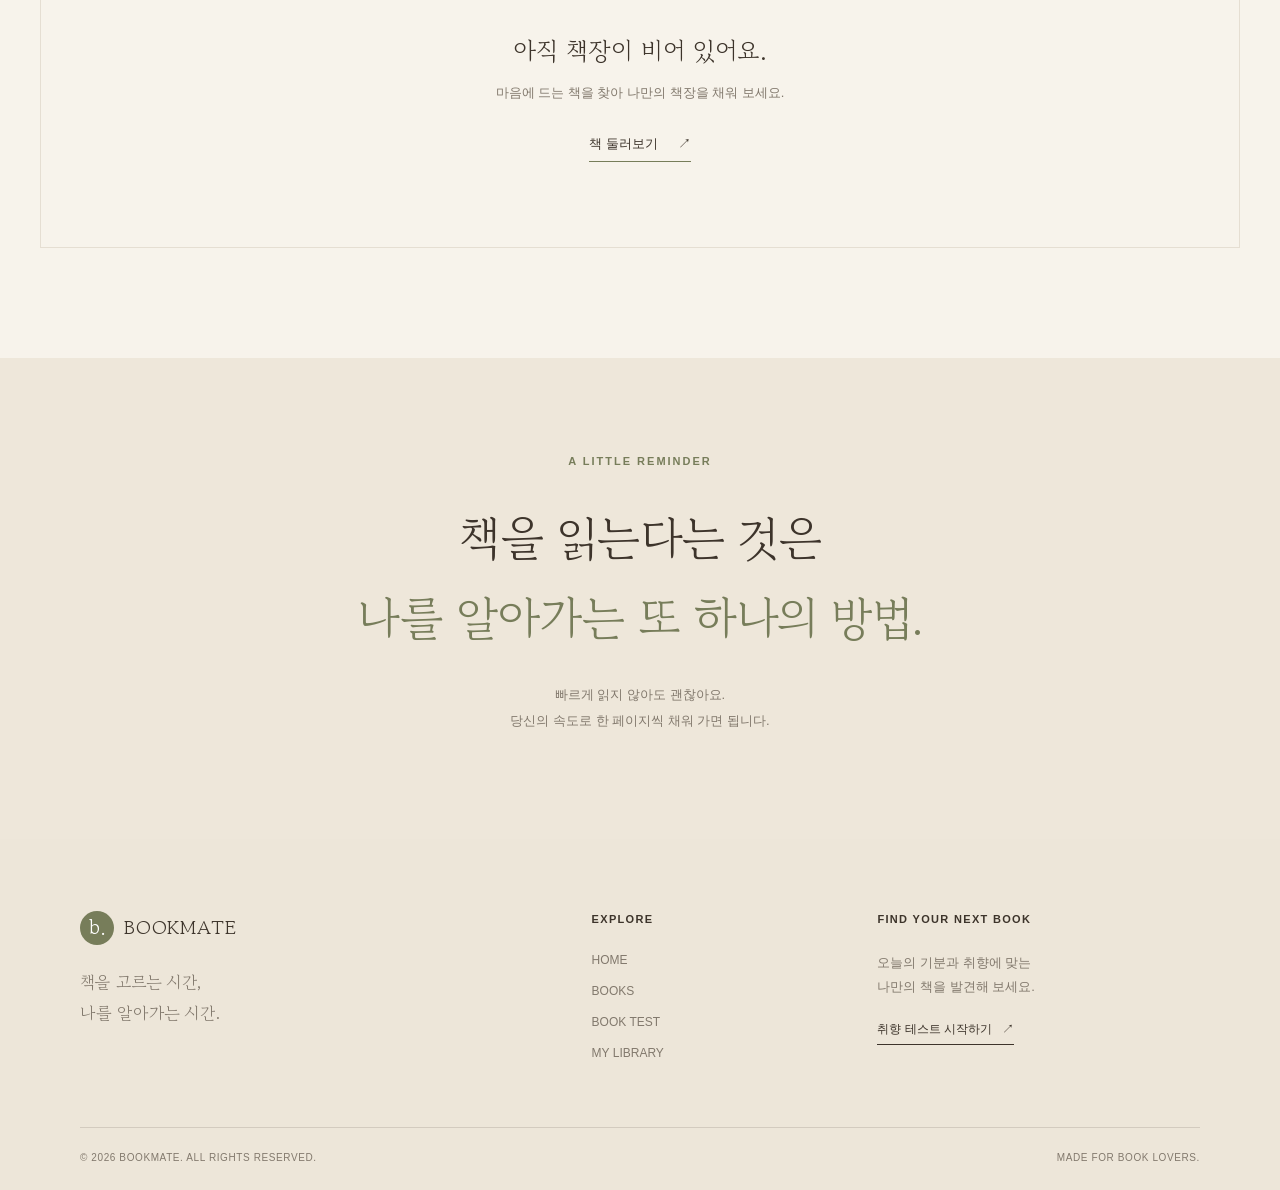
<file: library.html>
<!DOCTYPE html>
<html lang="ko">

<head>
    <meta charset="UTF-8">
    <meta name="viewport" content="width=device-width, initial-scale=1.0">

    <title>MY LIBRARY | BOOKMATE</title>
    <meta name="description" content="관심 있는 책을 모으고 나만의 독서 기록을 관리해 보세요.">

    <link rel="stylesheet" href="css/reset.css">
    <link rel="stylesheet" href="css/common.css">
    <link rel="stylesheet" href="css/library.css">

    <link rel="preconnect" href="https://fonts.googleapis.com">
    <link rel="preconnect" href="https://fonts.gstatic.com" crossorigin>
    <link
        href="https://fonts.googleapis.com/css2?family=Gowun+Batang:wght@400;700&family=Pretendard:wght@400;500;600;700&display=swap"
        rel="stylesheet">

    <script src="js/common.js" defer></script>
    <script src="js/library.js" defer></script>
</head>

<body data-page="library">

    <!-- 공통 헤더 -->
    <div id="common-header"></div>

    <main class="library-page">

        <!-- 페이지 소개 -->
        <section class="library-hero">
            <div class="library-container">
                <p class="section-eyebrow">YOUR PERSONAL BOOKSHELF</p>

                <h1>
                    MY<br>
                    <span>LIBRARY</span>
                </h1>

                <p class="library-hero-description">
                    마음에 담아 둔 책들을 모아 보세요.<br>
                    한 권씩 쌓이는 기록이 나만의 취향이 됩니다.
                </p>

                <a href="books.html" class="library-hero-link">
                    책 둘러보기
                    <span aria-hidden="true">↗</span>
                </a>
            </div>

            <div class="library-hero-decoration" aria-hidden="true">
                <span class="decoration-circle"></span>
                <span class="decoration-text">READ<br>YOUR<br>OWN WAY</span>
            </div>
        </section>

        <!-- 독서 현황 -->
        <section class="library-overview">
            <div class="library-container">

                <div class="library-section-heading">
                    <div>
                        <p class="section-eyebrow">YOUR READING JOURNEY</p>
                        <h2>나의 독서 현황</h2>
                    </div>

                    <p class="library-section-description">
                        지금까지 모은 책과 독서 기록을 확인해 보세요.
                    </p>
                </div>

                <div class="library-stats">

                    <article class="library-stat-card">
                        <span class="stat-label">MY BOOKS</span>
                        <p class="stat-number" id="total-books">0</p>
                        <p class="stat-description">관심 도서</p>
                    </article>

                    <article class="library-stat-card">
                        <span class="stat-label">TO READ</span>
                        <p class="stat-number" id="unread-books">0</p>
                        <p class="stat-description">읽고 싶은 책</p>
                    </article>

                    <article class="library-stat-card">
                        <span class="stat-label">READING</span>
                        <p class="stat-number" id="reading-books">0</p>
                        <p class="stat-description">읽는 중인 책</p>
                    </article>

                    <article class="library-stat-card">
                        <span class="stat-label">COMPLETED</span>
                        <p class="stat-number" id="completed-books">0</p>
                        <p class="stat-description">다 읽은 책</p>
                    </article>

                </div>
            </div>
        </section>

        <!-- 나의 책장 -->
        <section class="library-books-section">
            <div class="library-container">

                <div class="library-section-heading">
                    <div>
                        <p class="section-eyebrow">COLLECT YOUR FAVORITES</p>
                        <h2>나의 책장</h2>
                    </div>

                    <p class="library-section-description">
                        마음에 드는 책을 모으고 독서 상태를 기록해 보세요.
                    </p>
                </div>

                <!-- 책장 필터 -->
                <div class="library-toolbar">

                    <div class="library-filter-list" role="group" aria-label="독서 상태 필터">
                        <button type="button" class="library-filter-btn is-active" data-status="all"
                            aria-pressed="true">
                            전체
                        </button>

                        <button type="button" class="library-filter-btn" data-status="unread" aria-pressed="false">
                            읽고 싶은 책
                        </button>

                        <button type="button" class="library-filter-btn" data-status="reading" aria-pressed="false">
                            읽는 중
                        </button>

                        <button type="button" class="library-filter-btn" data-status="completed" aria-pressed="false">
                            완독
                        </button>
                    </div>

                    <a href="books.html" class="library-add-link">
                        + 책 추가하기
                    </a>

                </div>

                <!-- 도서 목록 -->
                <div class="library-books-grid" id="library-books-grid" aria-live="polite"></div>

                <!-- 저장된 책이 없을 때 -->
                <div class="library-empty" id="library-empty" hidden>
                    <span class="library-empty-icon" aria-hidden="true">♡</span>

                    <h3>아직 책장이 비어 있어요.</h3>

                    <p>
                        마음에 드는 책을 찾아 나만의 책장을 채워 보세요.
                    </p>

                    <a href="books.html" class="library-empty-link">
                        책 둘러보기
                        <span aria-hidden="true">↗</span>
                    </a>
                </div>

            </div>
        </section>

        <!-- 독서 메시지 -->
        <section class="library-quote-section">
            <div class="library-container">
                <p class="section-eyebrow">A LITTLE REMINDER</p>

                <p class="library-quote">
                    책을 읽는다는 것은<br>
                    <span>나를 알아가는 또 하나의 방법.</span>
                </p>

                <p class="library-quote-description">
                    빠르게 읽지 않아도 괜찮아요.<br>
                    당신의 속도로 한 페이지씩 채워 가면 됩니다.
                </p>
            </div>
        </section>

    </main>

    <!-- 공통 푸터 -->
    <div id="common-footer"></div>

</body>

</html>
</file>
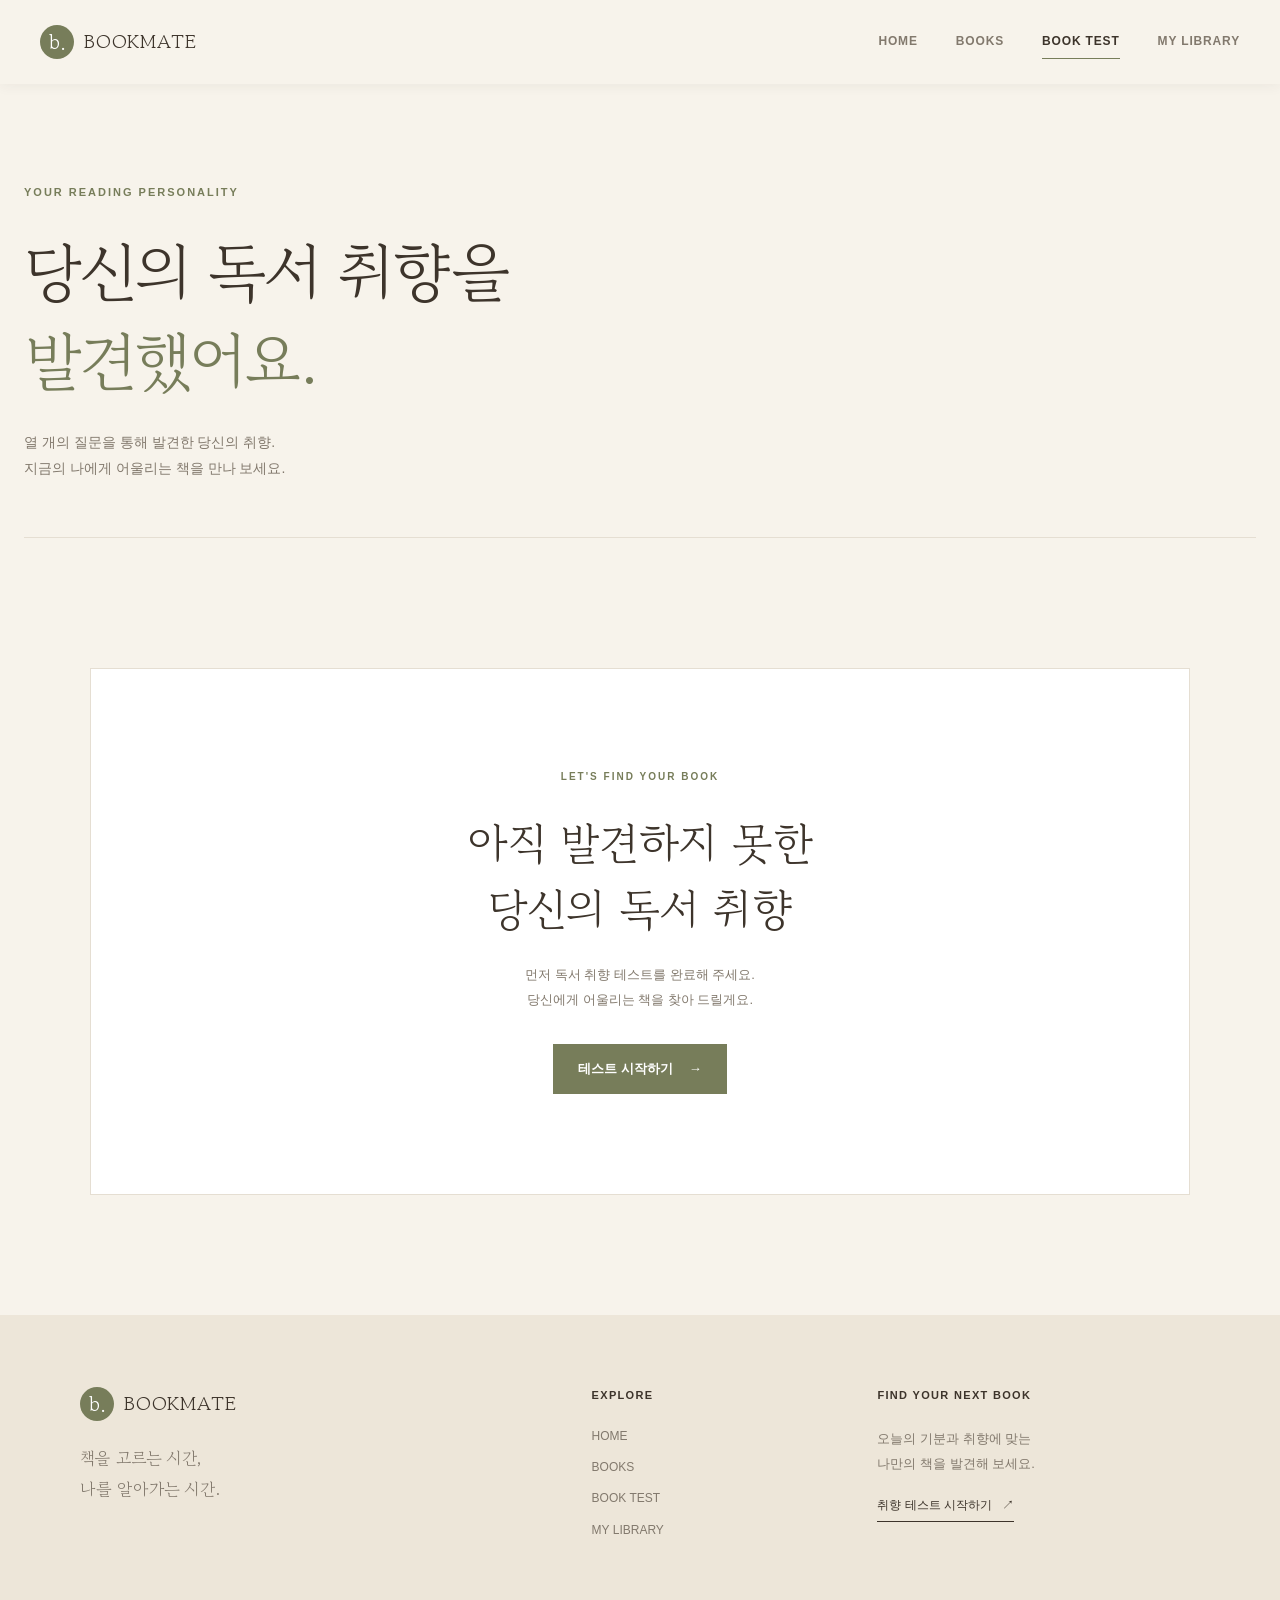
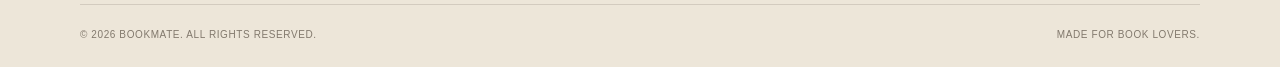
<file: result.html>
<!DOCTYPE html>
<html lang="ko">

<head>
    <meta charset="UTF-8">
    <meta name="viewport" content="width=device-width, initial-scale=1.0">

    <title>MY BOOK TYPE | BOOKMATE</title>
    <meta name="description" content="BOOKMATE 독서 취향 테스트 결과를 확인하고 나에게 어울리는 책을 만나 보세요.">

    <link rel="preconnect" href="https://fonts.googleapis.com">
    <link rel="preconnect" href="https://fonts.gstatic.com" crossorigin>

    <link
        href="https://fonts.googleapis.com/css2?family=Gowun+Batang:wght@400;700&family=Pretendard:wght@400;500;600;700&display=swap"
        rel="stylesheet">

    <link rel="stylesheet" href="css/reset.css">
    <link rel="stylesheet" href="css/common.css">
    <link rel="stylesheet" href="css/result.css">

    <script src="js/common.js" defer></script>
    <script src="js/result.js" defer></script>
</head>

<body data-page="test">

    <!-- 공통 헤더 -->
    <div id="common-header"></div>

    <main class="result-page">

        <!-- 01. RESULT HERO -->
        <section class="result-hero">
            <div class="result-hero-inner">

                <p class="eyebrow">YOUR READING PERSONALITY</p>

                <h1>
                    당신의 독서 취향을<br>
                    <span>발견했어요.</span>
                </h1>

                <p class="result-hero-description">
                    열 개의 질문을 통해 발견한 당신의 취향.<br>
                    지금의 나에게 어울리는 책을 만나 보세요.
                </p>

            </div>
        </section>


        <!-- 02. RESULT CONTENT -->
        <section class="result-section section-padding">

            <!-- 결과 데이터가 없을 때 -->
            <div class="result-empty" id="result-empty" hidden>

                <p class="eyebrow">LET'S FIND YOUR BOOK</p>

                <h2>아직 발견하지 못한<br>당신의 독서 취향</h2>

                <p>
                    먼저 독서 취향 테스트를 완료해 주세요.<br>
                    당신에게 어울리는 책을 찾아 드릴게요.
                </p>

                <a href="test.html" class="btn btn-primary">
                    테스트 시작하기
                    <span aria-hidden="true">→</span>
                </a>

            </div>


            <!-- 테스트 결과 -->
            <div class="result-content" id="result-content" hidden>

                <!-- 결과 유형 카드 -->
                <article class="result-type-card">

                    <div class="result-type-copy">

                        <p class="result-type-label" id="result-type-label">
                            YOUR BOOK TYPE
                        </p>

                        <h2 id="result-title">
                            마음 충전형
                        </h2>

                        <p class="result-subtitle" id="result-subtitle">
                            따뜻한 위로가 필요한 당신
                        </p>

                        <p class="result-description" id="result-description">
                            당신에게 어울리는 독서 취향 설명이 표시됩니다.
                        </p>

                        <div class="result-keywords" id="result-keywords">
                            <!-- JS에서 키워드 생성 -->
                        </div>

                    </div>

                    <div class="result-type-visual" id="result-type-visual" aria-hidden="true">

                        <span class="result-visual-small">MY READING TYPE</span>

                        <div class="result-visual-circle">
                            <span id="result-visual-symbol">BOOK</span>
                        </div>

                        <span class="result-visual-caption">
                            A BOOK FOR YOUR MOMENT
                        </span>

                    </div>

                </article>


                <!-- 취향 점수 -->
                <section class="result-score-section">

                    <div class="result-section-heading">
                        <p class="eyebrow">YOUR READING TASTE</p>

                        <h3>나의 독서 취향 살펴보기</h3>

                        <p>
                            어떤 취향의 답변을 많이 선택했는지 확인해 보세요.
                        </p>
                    </div>

                    <div class="result-scores" id="result-scores">
                        <!-- JS에서 점수 표시 -->
                    </div>

                </section>


                <!-- 추천 도서 -->
                <section class="result-books-section">

                    <div class="result-section-heading">
                        <p class="eyebrow">BOOKS FOR YOU</p>

                        <h3>당신을 위한 책</h3>

                        <p id="result-books-description">
                            지금의 취향에 어울리는 책을 골라 보았어요.
                        </p>
                    </div>

                    <div class="result-books-grid" id="result-books-grid">
                        <!-- JS에서 추천 도서 카드 생성 -->
                    </div>

                    <p class="result-books-notice">
                        책 표지를 선택하면 전체 도서 목록을 확인할 수 있어요.
                    </p>

                </section>


                <!-- TIP -->
                <section class="result-tip">

                    <div class="result-tip-heading">
                        <p class="eyebrow">BOOKMATE'S NOTE</p>

                        <h3>당신에게 전하는 작은 추천</h3>
                    </div>

                    <p id="result-tip-text">
                        오늘의 기분에 맞는 책 한 권으로 나만의 시간을 만들어 보세요.
                    </p>

                </section>


                <!-- ACTIONS -->
                <div class="result-actions">

                    <a href="books.html" class="btn btn-primary">
                        책 더 둘러보기
                        <span aria-hidden="true">→</span>
                    </a>

                    <button type="button" class="btn btn-outline" id="retry-test">
                        테스트 다시 하기
                    </button>

                    <a href="index.html" class="result-home-link">
                        HOME으로 돌아가기
                    </a>

                </div>

            </div>

        </section>

    </main>

    <!-- 공통 푸터 -->
    <div id="common-footer"></div>

</body>

</html>
</file>
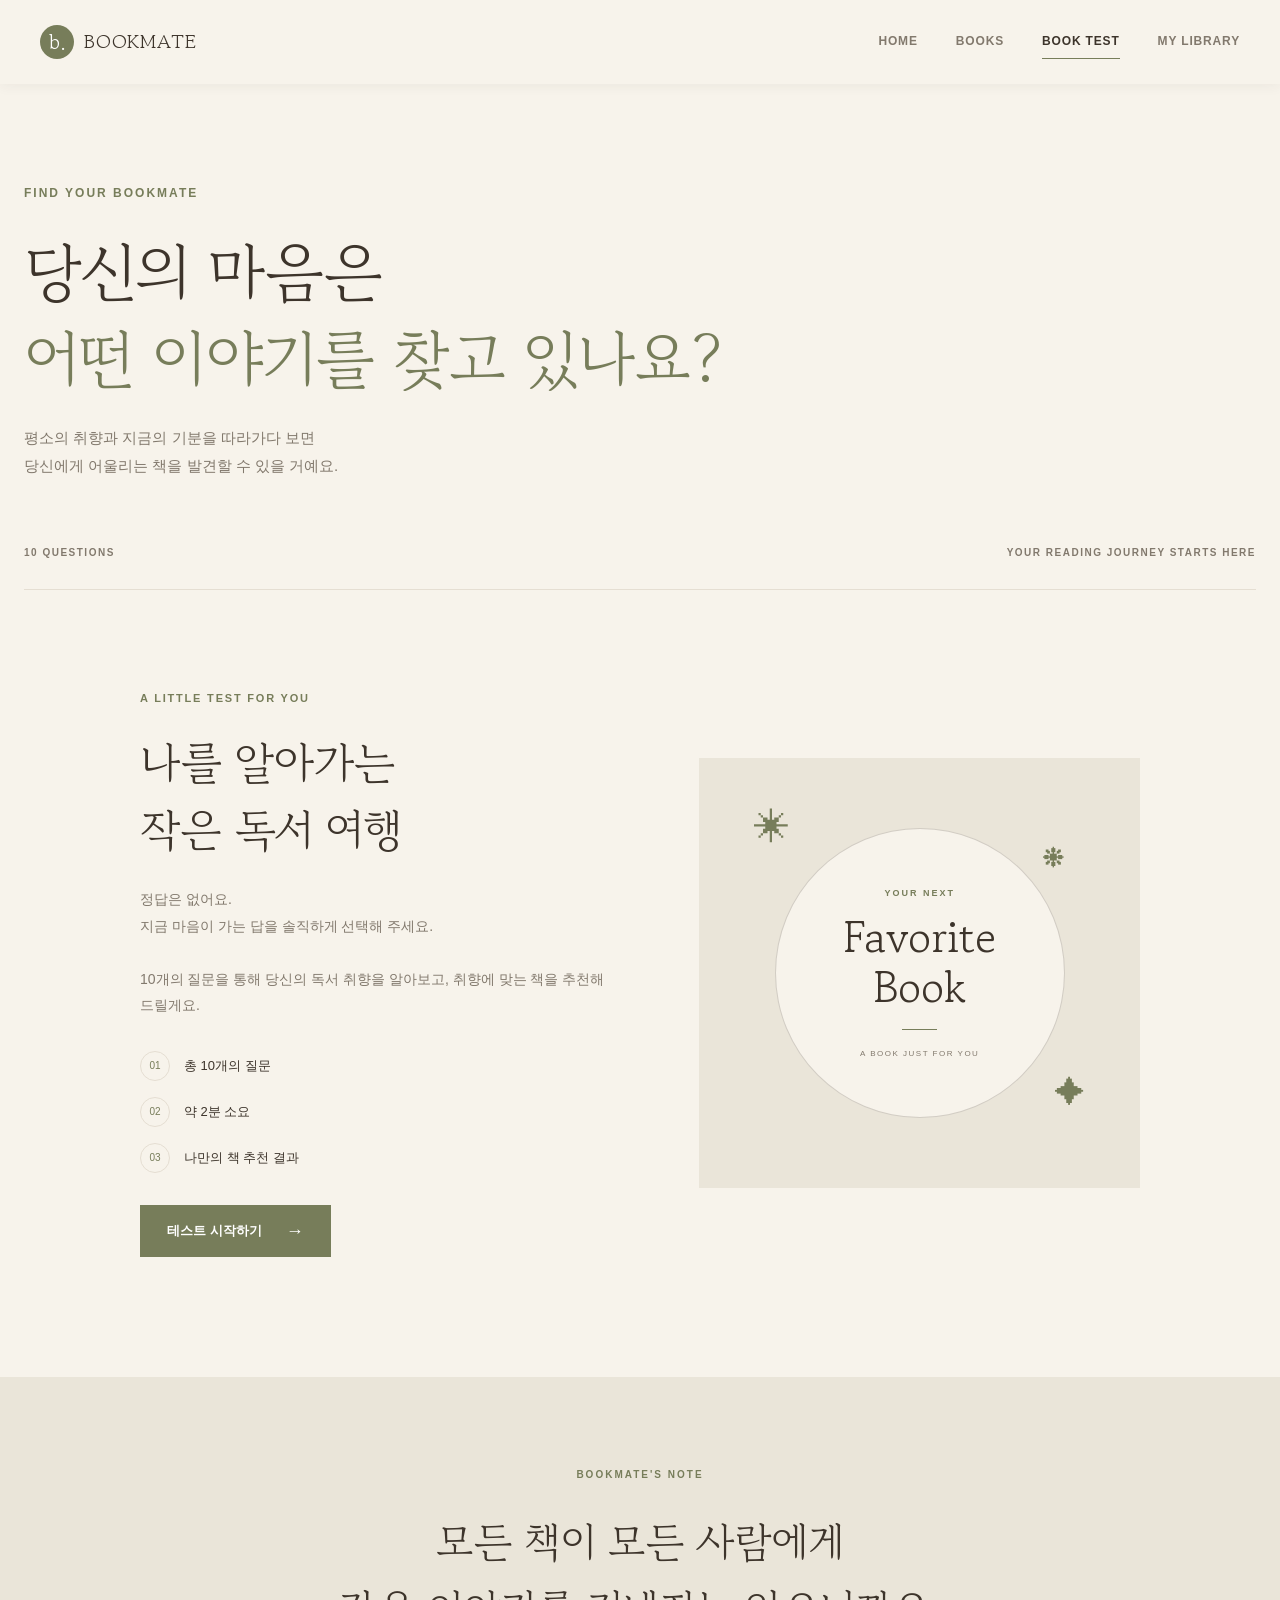
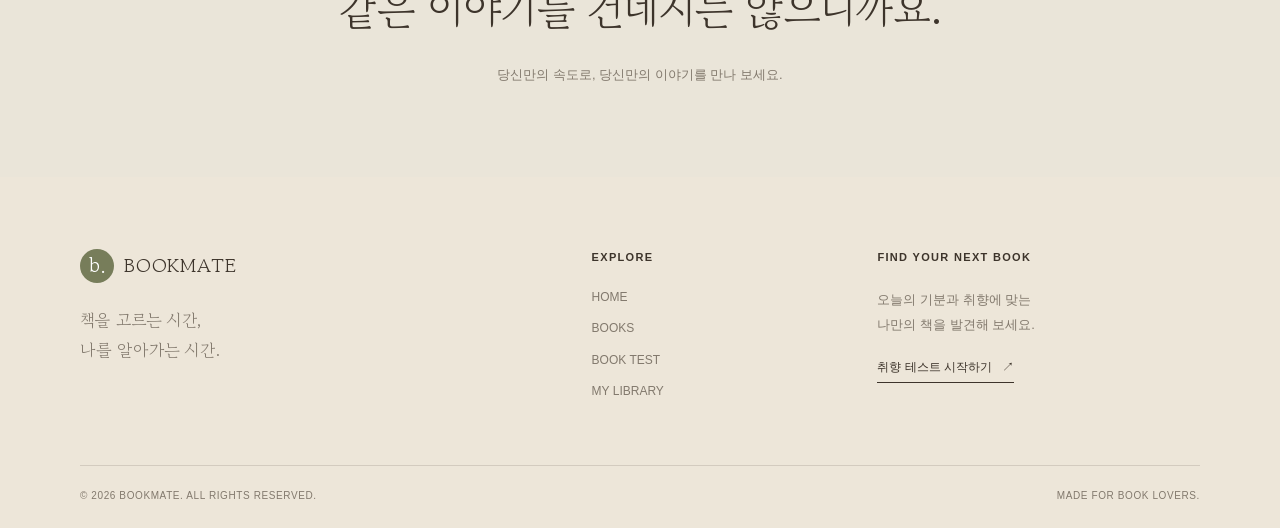
<file: test.html>
<!DOCTYPE html>
<html lang="ko">

<head>
    <meta charset="UTF-8">
    <meta name="viewport" content="width=device-width, initial-scale=1.0">

    <title>BOOK TEST | BOOKMATE</title>
    <meta name="description" content="BOOKMATE에서 나의 독서 취향을 발견하고 지금의 나에게 어울리는 책을 찾아보세요.">

    <link rel="preconnect" href="https://fonts.googleapis.com">
    <link rel="preconnect" href="https://fonts.gstatic.com" crossorigin>
    <link
        href="https://fonts.googleapis.com/css2?family=Gowun+Batang:wght@400;700&family=Pretendard:wght@400;500;600;700&display=swap"
        rel="stylesheet">

    <link rel="stylesheet" href="css/reset.css">
    <link rel="stylesheet" href="css/common.css">
    <link rel="stylesheet" href="css/test.css">

    <script src="js/common.js" defer></script>
    <script src="js/test.js" defer></script>
</head>

<body data-page="test">

    <!-- 공통 헤더 -->
    <div id="common-header"></div>

    <main class="test-page">

        <!-- 01. TEST HERO -->
        <section class="test-hero">
            <div class="test-hero-inner">

                <p class="eyebrow">FIND YOUR BOOKMATE</p>

                <h1>
                    당신의 마음은<br>
                    <span>어떤 이야기를 찾고 있나요?</span>
                </h1>

                <p class="test-hero-description">
                    평소의 취향과 지금의 기분을 따라가다 보면<br>
                    당신에게 어울리는 책을 발견할 수 있을 거예요.
                </p>

                <div class="test-hero-bottom">
                    <span>10 QUESTIONS</span>
                    <span>YOUR READING JOURNEY STARTS HERE</span>
                </div>

            </div>
        </section>


        <!-- 02. TEST INTRO -->
        <section class="test-section section-padding">

            <div class="test-intro" id="test-intro">

                <div class="test-intro-content">
                    <p class="eyebrow">A LITTLE TEST FOR YOU</p>

                    <h2>
                        나를 알아가는<br>
                        작은 독서 여행
                    </h2>

                    <p class="test-intro-description">
                        정답은 없어요.<br>
                        지금 마음이 가는 답을 솔직하게 선택해 주세요.
                        <br><br>
                        10개의 질문을 통해 당신의 독서 취향을 알아보고,
                        취향에 맞는 책을 추천해 드릴게요.
                    </p>

                    <ul class="test-info-list">
                        <li>
                            <span class="test-info-number">01</span>
                            <span>총 10개의 질문</span>
                        </li>
                        <li>
                            <span class="test-info-number">02</span>
                            <span>약 2분 소요</span>
                        </li>
                        <li>
                            <span class="test-info-number">03</span>
                            <span>나만의 책 추천 결과</span>
                        </li>
                    </ul>

                    <button type="button" class="btn btn-primary" id="start-test">
                        테스트 시작하기
                        <span aria-hidden="true">→</span>
                    </button>
                </div>

                <div class="test-intro-visual" aria-hidden="true">
                    <div class="test-visual-circle">
                        <span class="test-visual-small">YOUR NEXT</span>
                        <span class="test-visual-title">Favorite<br>Book</span>
                        <span class="test-visual-line"></span>
                        <span class="test-visual-caption">A BOOK JUST FOR YOU</span>
                    </div>
                    <span class="test-visual-deco deco-one">✳</span>
                    <span class="test-visual-deco deco-two">✦</span>
                    <span class="test-visual-deco deco-three">❋</span>
                </div>

            </div>


            <!-- 03. QUIZ -->
            <div class="quiz-container" id="quiz-container" hidden>

                <!-- 진행 상태 -->
                <div class="quiz-progress-area">

                    <div class="quiz-progress-text">
                        <span>YOUR READING JOURNEY</span>
                        <span>
                            <strong id="current-question">01</strong>
                            <span aria-hidden="true"> / </span>
                            <span id="total-questions">10</span>
                        </span>
                    </div>

                    <div class="quiz-progress-track" id="quiz-progress-track" role="progressbar" aria-label="테스트 진행률"
                        aria-valuemin="0" aria-valuemax="10" aria-valuenow="1">
                        <div class="quiz-progress-bar" id="quiz-progress-bar"></div>
                    </div>

                </div>


                <!-- 질문 폼 -->
                <form id="book-test-form">

                    <!-- QUESTION 01 -->
                    <fieldset class="quiz-question is-active" data-question="1">
                        <legend>01. 요즘 당신의 마음과 가장 가까운 것은 무엇인가요?</legend>

                        <p class="quiz-question-description">
                            지금 나에게 필요한 이야기를 떠올려 보세요.
                        </p>

                        <div class="quiz-options">
                            <label class="quiz-option">
                                <input type="radio" name="question1" value="healing" required>
                                <span class="option-number">A</span>
                                <span class="option-text">잠시 쉬어 가며 위로받고 싶어요.</span>
                            </label>

                            <label class="quiz-option">
                                <input type="radio" name="question1" value="story">
                                <span class="option-number">B</span>
                                <span class="option-text">새로운 세계로 떠나고 싶어요.</span>
                            </label>

                            <label class="quiz-option">
                                <input type="radio" name="question1" value="thinking">
                                <span class="option-number">C</span>
                                <span class="option-text">생각이 깊어지는 시간이 필요해요.</span>
                            </label>

                            <label class="quiz-option">
                                <input type="radio" name="question1" value="growth">
                                <span class="option-number">D</span>
                                <span class="option-text">새로운 변화를 시작하고 싶어요.</span>
                            </label>
                        </div>
                    </fieldset>


                    <!-- QUESTION 02 -->
                    <fieldset class="quiz-question" data-question="2" hidden>
                        <legend>02. 서점에 들어가면 어떤 책에 먼저 눈길이 가나요?</legend>

                        <p class="quiz-question-description">
                            가장 먼저 손이 가는 책을 골라 보세요.
                        </p>

                        <div class="quiz-options">
                            <label class="quiz-option">
                                <input type="radio" name="question2" value="healing" required>
                                <span class="option-number">A</span>
                                <span class="option-text">따뜻한 문장과 감성적인 표지의 책</span>
                            </label>

                            <label class="quiz-option">
                                <input type="radio" name="question2" value="story">
                                <span class="option-number">B</span>
                                <span class="option-text">흥미로운 제목과 이야기가 담긴 소설</span>
                            </label>

                            <label class="quiz-option">
                                <input type="radio" name="question2" value="thinking">
                                <span class="option-number">C</span>
                                <span class="option-text">세상을 새로운 시선으로 바라보는 책</span>
                            </label>

                            <label class="quiz-option">
                                <input type="radio" name="question2" value="growth">
                                <span class="option-number">D</span>
                                <span class="option-text">삶에 적용할 아이디어를 주는 책</span>
                            </label>
                        </div>
                    </fieldset>


                    <!-- QUESTION 03 -->
                    <fieldset class="quiz-question" data-question="3" hidden>
                        <legend>03. 하루를 마무리할 때 어떤 시간을 보내고 싶나요?</legend>

                        <p class="quiz-question-description">
                            가장 편안하게 느껴지는 순간을 골라 보세요.
                        </p>

                        <div class="quiz-options">
                            <label class="quiz-option">
                                <input type="radio" name="question3" value="healing" required>
                                <span class="option-number">A</span>
                                <span class="option-text">잔잔한 음악을 들으며 마음을 정리하기</span>
                            </label>

                            <label class="quiz-option">
                                <input type="radio" name="question3" value="story">
                                <span class="option-number">B</span>
                                <span class="option-text">재미있는 이야기에 푹 빠져 있기</span>
                            </label>

                            <label class="quiz-option">
                                <input type="radio" name="question3" value="thinking">
                                <span class="option-number">C</span>
                                <span class="option-text">오늘 있었던 일을 곰곰이 돌아보기</span>
                            </label>

                            <label class="quiz-option">
                                <input type="radio" name="question3" value="growth">
                                <span class="option-number">D</span>
                                <span class="option-text">내일을 위한 계획을 세우기</span>
                            </label>
                        </div>
                    </fieldset>


                    <!-- QUESTION 04 -->
                    <fieldset class="quiz-question" data-question="4" hidden>
                        <legend>04. 책을 읽으며 가장 중요하게 생각하는 것은 무엇인가요?</legend>

                        <p class="quiz-question-description">
                            책을 통해 얻고 싶은 것을 생각해 보세요.
                        </p>

                        <div class="quiz-options">
                            <label class="quiz-option">
                                <input type="radio" name="question4" value="healing" required>
                                <span class="option-number">A</span>
                                <span class="option-text">공감과 위로를 얻는 것</span>
                            </label>

                            <label class="quiz-option">
                                <input type="radio" name="question4" value="story">
                                <span class="option-number">B</span>
                                <span class="option-text">몰입감 있는 이야기를 경험하는 것</span>
                            </label>

                            <label class="quiz-option">
                                <input type="radio" name="question4" value="thinking">
                                <span class="option-number">C</span>
                                <span class="option-text">새로운 관점과 질문을 얻는 것</span>
                            </label>

                            <label class="quiz-option">
                                <input type="radio" name="question4" value="growth">
                                <span class="option-number">D</span>
                                <span class="option-text">실제로 활용할 지식과 방법을 얻는 것</span>
                            </label>
                        </div>
                    </fieldset>


                    <!-- QUESTION 05 -->
                    <fieldset class="quiz-question" data-question="5" hidden>
                        <legend>05. 지금 여행을 떠난다면 어떤 곳으로 가고 싶나요?</legend>

                        <p class="quiz-question-description">
                            당신의 취향을 여행에 비유해 보세요.
                        </p>

                        <div class="quiz-options">
                            <label class="quiz-option">
                                <input type="radio" name="question5" value="healing" required>
                                <span class="option-number">A</span>
                                <span class="option-text">조용한 바닷가의 작은 숙소</span>
                            </label>

                            <label class="quiz-option">
                                <input type="radio" name="question5" value="story">
                                <span class="option-number">B</span>
                                <span class="option-text">신비로운 분위기의 낯선 마을</span>
                            </label>

                            <label class="quiz-option">
                                <input type="radio" name="question5" value="thinking">
                                <span class="option-number">C</span>
                                <span class="option-text">역사와 이야기가 가득한 오래된 도시</span>
                            </label>

                            <label class="quiz-option">
                                <input type="radio" name="question5" value="growth">
                                <span class="option-number">D</span>
                                <span class="option-text">새로운 도전을 할 수 있는 활기찬 도시</span>
                            </label>
                        </div>
                    </fieldset>


                    <!-- QUESTION 06 -->
                    <fieldset class="quiz-question" data-question="6" hidden>
                        <legend>06. 책 속 인물에게 가장 바라는 것은 무엇인가요?</legend>

                        <p class="quiz-question-description">
                            어떤 인물의 이야기를 응원하고 싶나요?
                        </p>

                        <div class="quiz-options">
                            <label class="quiz-option">
                                <input type="radio" name="question6" value="healing" required>
                                <span class="option-number">A</span>
                                <span class="option-text">상처를 딛고 다시 행복해지는 사람</span>
                            </label>

                            <label class="quiz-option">
                                <input type="radio" name="question6" value="story">
                                <span class="option-number">B</span>
                                <span class="option-text">예상하지 못한 모험을 시작하는 사람</span>
                            </label>

                            <label class="quiz-option">
                                <input type="radio" name="question6" value="thinking">
                                <span class="option-number">C</span>
                                <span class="option-text">자신만의 답을 찾아가는 사람</span>
                            </label>

                            <label class="quiz-option">
                                <input type="radio" name="question6" value="growth">
                                <span class="option-number">D</span>
                                <span class="option-text">끊임없이 배우고 성장하는 사람</span>
                            </label>
                        </div>
                    </fieldset>


                    <!-- QUESTION 07 -->
                    <fieldset class="quiz-question" data-question="7" hidden>
                        <legend>07. 책을 다 읽은 뒤 어떤 기분이 들면 좋을까요?</legend>

                        <p class="quiz-question-description">
                            책장을 덮는 순간을 상상해 보세요.
                        </p>

                        <div class="quiz-options">
                            <label class="quiz-option">
                                <input type="radio" name="question7" value="healing" required>
                                <span class="option-number">A</span>
                                <span class="option-text">마음이 포근해지고 편안해지는 기분</span>
                            </label>

                            <label class="quiz-option">
                                <input type="radio" name="question7" value="story">
                                <span class="option-number">B</span>
                                <span class="option-text">멋진 이야기를 경험한 듯한 설렘</span>
                            </label>

                            <label class="quiz-option">
                                <input type="radio" name="question7" value="thinking">
                                <span class="option-number">C</span>
                                <span class="option-text">오래도록 생각할 거리가 남는 기분</span>
                            </label>

                            <label class="quiz-option">
                                <input type="radio" name="question7" value="growth">
                                <span class="option-number">D</span>
                                <span class="option-text">무언가를 시작할 용기가 생기는 기분</span>
                            </label>
                        </div>
                    </fieldset>


                    <!-- QUESTION 08 -->
                    <fieldset class="quiz-question" data-question="8" hidden>
                        <legend>08. 친구가 책을 추천해 달라고 한다면?</legend>

                        <p class="quiz-question-description">
                            평소 당신이 좋아할 만한 추천을 골라 보세요.
                        </p>

                        <div class="quiz-options">
                            <label class="quiz-option">
                                <input type="radio" name="question8" value="healing" required>
                                <span class="option-number">A</span>
                                <span class="option-text">힘든 날 마음을 달래 주는 책</span>
                            </label>

                            <label class="quiz-option">
                                <input type="radio" name="question8" value="story">
                                <span class="option-number">B</span>
                                <span class="option-text">시간 가는 줄 모르고 읽는 이야기</span>
                            </label>

                            <label class="quiz-option">
                                <input type="radio" name="question8" value="thinking">
                                <span class="option-number">C</span>
                                <span class="option-text">삶과 세상을 깊이 생각하게 하는 책</span>
                            </label>

                            <label class="quiz-option">
                                <input type="radio" name="question8" value="growth">
                                <span class="option-number">D</span>
                                <span class="option-text">생활에 좋은 변화를 가져오는 책</span>
                            </label>
                        </div>
                    </fieldset>


                    <!-- QUESTION 09 -->
                    <fieldset class="quiz-question" data-question="9" hidden>
                        <legend>09. 책을 읽을 때 가장 선호하는 분위기는 무엇인가요?</legend>

                        <p class="quiz-question-description">
                            집중이 잘되는 분위기를 선택해 주세요.
                        </p>

                        <div class="quiz-options">
                            <label class="quiz-option">
                                <input type="radio" name="question9" value="healing" required>
                                <span class="option-number">A</span>
                                <span class="option-text">햇살이 드는 창가, 따뜻한 차 한 잔</span>
                            </label>

                            <label class="quiz-option">
                                <input type="radio" name="question9" value="story">
                                <span class="option-number">B</span>
                                <span class="option-text">주변이 조용해질 만큼의 깊은 몰입</span>
                            </label>

                            <label class="quiz-option">
                                <input type="radio" name="question9" value="thinking">
                                <span class="option-number">C</span>
                                <span class="option-text">밑줄과 메모를 남길 수 있는 책상</span>
                            </label>

                            <label class="quiz-option">
                                <input type="radio" name="question9" value="growth">
                                <span class="option-number">D</span>
                                <span class="option-text">새로운 목표를 정리하는 나만의 공간</span>
                            </label>
                        </div>
                    </fieldset>


                    <!-- QUESTION 10 -->
                    <fieldset class="quiz-question" data-question="10" hidden>
                        <legend>10. 지금 당신에게 가장 필요한 한 문장은?</legend>

                        <p class="quiz-question-description">
                            마음이 이끄는 문장을 선택해 주세요.
                        </p>

                        <div class="quiz-options">
                            <label class="quiz-option">
                                <input type="radio" name="question10" value="healing" required>
                                <span class="option-number">A</span>
                                <span class="option-text">“조금 느려도 괜찮아.”</span>
                            </label>

                            <label class="quiz-option">
                                <input type="radio" name="question10" value="story">
                                <span class="option-number">B</span>
                                <span class="option-text">“세상에는 아직 모르는 이야기가 많아.”</span>
                            </label>

                            <label class="quiz-option">
                                <input type="radio" name="question10" value="thinking">
                                <span class="option-number">C</span>
                                <span class="option-text">“질문하는 순간 새로운 길이 열려.”</span>
                            </label>

                            <label class="quiz-option">
                                <input type="radio" name="question10" value="growth">
                                <span class="option-number">D</span>
                                <span class="option-text">“오늘의 작은 선택이 내일을 바꿔.”</span>
                            </label>
                        </div>
                    </fieldset>


                    <!-- QUIZ NAVIGATION -->
                    <div class="quiz-navigation">

                        <button type="button" class="btn btn-outline" id="prev-question" disabled>
                            <span aria-hidden="true">←</span>
                            이전
                        </button>

                        <button type="button" class="btn btn-primary" id="next-question">
                            다음 질문
                            <span aria-hidden="true">→</span>
                        </button>

                        <button type="submit" class="btn btn-primary" id="submit-test" hidden>
                            결과 확인하기
                            <span aria-hidden="true">→</span>
                        </button>

                    </div>

                    <p class="quiz-notice" id="quiz-notice" role="status" aria-live="polite">
                        마음이 가는 답을 하나 선택해 주세요.
                    </p>

                </form>

            </div>

        </section>


        <!-- 04. BOTTOM MESSAGE -->
        <section class="test-bottom">
            <div class="test-bottom-inner">
                <p class="eyebrow">BOOKMATE'S NOTE</p>
                <h2>모든 책이 모든 사람에게<br>같은 이야기를 건네지는 않으니까요.</h2>
                <p>당신만의 속도로, 당신만의 이야기를 만나 보세요.</p>
            </div>
        </section>

    </main>

    <!-- 공통 푸터 -->
    <div id="common-footer"></div>

</body>

</html>
</file>
<file: css/common.css>
@charset "UTF-8";

/* 01. GOOGLE FONTS */

/* 폰트는 HTML의 link 태그에서 불러옴 */


/* 02. CSS VARIABLES */

:root {
    --color-bg: #F7F3EB;
    --color-text: #3D342B;
    --color-beige: #D8C6A5;
    --color-olive: #777D5A;
    --color-white: #FFFFFF;
    --color-border: #E5DED2;
    --color-muted: #82796D;

    --font-heading: "Gowun Batang", serif;
    --font-body: "Pretendard", sans-serif;

    --container-width: 1240px;
    --header-height: 84px;

    --transition: 0.3s ease;
}


/* 03. GLOBAL */

html {
    scroll-behavior: smooth;
    scroll-padding-top: var(--header-height);
}

body {
    background: var(--color-bg);
    color: var(--color-text);
    font-family: var(--font-body);
    font-size: 16px;
    line-height: 1.6;
    word-break: keep-all;
    overflow-wrap: break-word;
}

body,
button,
input,
textarea,
select {
    font-family: var(--font-body);
}

img {
    display: block;
    max-width: 100%;
}

a {
    color: inherit;
    text-decoration: none;
}

button {
    color: inherit;
    cursor: pointer;
}

button,
input,
textarea,
select {
    font-size: inherit;
}

button:focus-visible,
a:focus-visible,
input:focus-visible,
textarea:focus-visible,
select:focus-visible {
    outline: 2px solid var(--color-olive);
    outline-offset: 4px;
}

::selection {
    background: var(--color-beige);
    color: var(--color-text);
}


/* 04. COMMON TYPOGRAPHY */

h1,
h2,
h3,
h4,
.logo-text {
    font-family: var(--font-heading);
    font-weight: 400;
    line-height: 1.4;
}

.eyebrow {
    margin-bottom: 16px;
    color: var(--color-olive);
    font-size: 11px;
    font-weight: 700;
    letter-spacing: 0.16em;
    text-transform: uppercase;
}

.section-padding {
    padding: 120px 40px;
}

.section-heading {
    display: flex;
    align-items: flex-end;
    justify-content: space-between;
    gap: 24px;
    margin-bottom: 48px;
}

.section-heading h2 {
    font-size: clamp(30px, 3vw, 42px);
}

.section-description {
    color: var(--color-muted);
    font-size: 14px;
}

.text-link {
    display: inline-flex;
    align-items: center;
    gap: 10px;
    padding-bottom: 5px;
    border-bottom: 1px solid var(--color-text);
    font-size: 13px;
    transition:
        color var(--transition),
        border-color var(--transition);
}

.text-link:hover {
    color: var(--color-olive);
    border-color: var(--color-olive);
}


/* 05. LAYOUT */

.header-inner,
.footer-inner {
    width: min(100% - 80px, var(--container-width));
    margin: 0 auto;
}


/* 06. HEADER */

header {
    position: sticky;
    top: 0;
    z-index: 1000;
    width: 100%;
    background-color: var(--color-bg);
    box-shadow: 0 2px 12px rgba(61, 52, 43, 0.06);
}

.header-inner {
    display: flex;
    align-items: center;
    justify-content: space-between;
    min-height: var(--header-height);
}

.logo {
    display: inline-flex;
    align-items: center;
    gap: 10px;
    flex-shrink: 0;
}

.logo-icon {
    display: inline-flex;
    align-items: center;
    justify-content: center;
    width: 34px;
    height: 34px;
    border-radius: 50%;
    background: var(--color-olive);
    color: var(--color-white);
    font-family: var(--font-heading);
    font-size: 21px;
    line-height: 1;
}

.logo-text {
    font-size: 20px;
    letter-spacing: 0.04em;
}

.gnb {
    display: flex;
    align-items: center;
    gap: 38px;
}

.gnb a {
    position: relative;
    display: inline-block;
    padding: 10px 0;
    color: var(--color-muted);
    font-size: 12px;
    font-weight: 600;
    letter-spacing: 0.07em;
    transition: color var(--transition);
}

.gnb a::after {
    position: absolute;
    right: 0;
    bottom: 3px;
    left: 0;
    height: 1px;
    background: var(--color-olive);
    content: "";
    transform: scaleX(0);
    transform-origin: left;
    transition: transform var(--transition);
}

.gnb a:hover,
.gnb a.active {
    color: var(--color-text);
}

.gnb a:hover::after,
.gnb a.active::after {
    transform: scaleX(1);
}


/* 07. MOBILE MENU BUTTON */

.menu-toggle {
    display: none;
    align-items: center;
    justify-content: center;
    flex-direction: column;
    gap: 6px;
    width: 42px;
    height: 42px;
    padding: 8px;
    border: 1px solid var(--color-border);
    border-radius: 50%;
    background: transparent;
}

.menu-toggle span {
    display: block;
    width: 17px;
    height: 1px;
    background: var(--color-text);
    transition:
        transform var(--transition),
        width var(--transition);
}

.menu-toggle[aria-expanded="true"] span:first-child {
    transform: translateY(3.5px) rotate(45deg);
}

.menu-toggle[aria-expanded="true"] span:last-child {
    transform: translateY(-3.5px) rotate(-45deg);
}


/* 08. BUTTONS */

.btn {
    display: inline-flex;
    align-items: center;
    justify-content: center;
    gap: 18px;
    min-height: 52px;
    padding: 0 24px;
    border: 1px solid transparent;
    font-size: 13px;
    font-weight: 600;
    transition:
        background var(--transition),
        color var(--transition),
        border-color var(--transition),
        transform var(--transition);
}

.btn:hover {
    transform: translateY(-2px);
}

.btn-primary {
    background: var(--color-olive);
    color: var(--color-white);
}

.btn-primary:hover {
    background: var(--color-text);
}

.btn-outline {
    border-color: var(--color-text);
    background: transparent;
    color: var(--color-text);
}

.btn-outline:hover {
    background: var(--color-text);
    color: var(--color-white);
}


/* 09. FOOTER */

.footer {
    padding: 72px 40px 24px;
    background: #EDE6D9;
}

.footer-top {
    display: grid;
    grid-template-columns: 1.4fr 0.7fr 1fr;
    gap: 60px;
    padding-bottom: 64px;
}

.footer-brand>p {
    margin-top: 22px;
    color: var(--color-muted);
    font-family: var(--font-heading);
    font-size: 17px;
    line-height: 1.8;
}

.footer-heading {
    margin-bottom: 22px;
    font-size: 11px;
    font-weight: 700;
    letter-spacing: 0.12em;
}

.footer-links {
    display: flex;
    align-items: flex-start;
    flex-direction: column;
    gap: 12px;
}

.footer-links .footer-heading {
    margin-bottom: 10px;
}

.footer-links a {
    color: var(--color-muted);
    font-size: 12px;
    transition: color var(--transition);
}

.footer-links a:hover {
    color: var(--color-text);
}

.footer-description>p:not(.footer-heading) {
    color: var(--color-muted);
    font-size: 13px;
    line-height: 1.9;
}

.footer-cta {
    display: inline-flex;
    align-items: center;
    gap: 10px;
    margin-top: 20px;
    padding-bottom: 5px;
    border-bottom: 1px solid var(--color-text);
    font-size: 12px;
}

.footer-bottom {
    display: flex;
    align-items: center;
    justify-content: space-between;
    gap: 20px;
    padding-top: 22px;
    border-top: 1px solid rgba(61, 52, 43, 0.15);
    color: var(--color-muted);
    font-size: 10px;
    letter-spacing: 0.06em;
}


/* 10. RESPONSIVE - TABLET */

@media (max-width: 1024px) {
    .section-padding {
        padding: 90px 30px;
    }

    .header-inner,
    .footer-inner {
        width: calc(100% - 60px);
    }

    .gnb {
        gap: 24px;
    }

    .footer-top {
        gap: 35px;
    }
}


/* 11. RESPONSIVE - MOBILE */

@media (max-width: 768px) {
    :root {
        --header-height: 70px;
    }

    .header-inner,
    .footer-inner {
        width: calc(100% - 40px);
    }

    .logo-icon {
        width: 30px;
        height: 30px;
        font-size: 19px;
    }

    .logo-text {
        font-size: 18px;
    }

    .menu-toggle {
        display: flex;
    }

    .gnb {
        position: absolute;
        top: 100%;
        right: 0;
        left: 0;
        display: none;
        align-items: stretch;
        flex-direction: column;
        gap: 0;
        padding: 12px 20px 20px;
        border-bottom: 1px solid var(--color-border);
        background: var(--color-bg);
    }

    .gnb.is-open {
        display: flex;
    }

    .gnb a {
        padding: 15px 0;
        border-bottom: 1px solid var(--color-border);
        font-size: 12px;
    }

    .gnb a:last-child {
        border-bottom: 0;
    }

    .gnb a::after {
        display: none;
    }

    .section-padding {
        padding: 72px 20px;
    }

    .section-heading {
        align-items: flex-start;
        flex-direction: column;
        gap: 16px;
        margin-bottom: 30px;
    }

    .section-heading h2 {
        font-size: 30px;
    }

    .section-description {
        font-size: 13px;
    }

    .footer {
        padding: 55px 20px 22px;
    }

    .footer-top {
        grid-template-columns: 1fr 1fr;
        gap: 40px 24px;
        padding-bottom: 40px;
    }

    .footer-brand {
        grid-column: 1 / -1;
    }

    .footer-description {
        grid-column: 1 / -1;
    }

    .footer-bottom {
        align-items: flex-start;
        flex-direction: column;
        gap: 8px;
        font-size: 9px;
    }
}


/* 12. SMALL MOBILE */

@media (max-width: 420px) {
    .section-heading h2 {
        font-size: 27px;
    }

    .btn {
        gap: 10px;
        min-height: 48px;
        padding: 0 16px;
        font-size: 12px;
    }

    .footer-top {
        grid-template-columns: 1fr;
    }

    .footer-brand,
    .footer-description {
        grid-column: auto;
    }
}

/* 헤더 상단 고정 */
#common-header {
    position: sticky;
    top: 0;
    z-index: 9999;
    width: 100%;
    background-color: #F7F3EB;
}

#common-header header {
    position: sticky;
    top: 0;
    z-index: 9999;
    background-color: #F7F3EB;
}
</file>
<file: css/main.css>
@charset "UTF-8";
@import url(reset.css);

/* 01. HERO */

.hero {
    position: relative;
    min-height: 650px;
    padding: 80px 40px 65px;
    overflow: hidden;
}

.hero-inner {
    display: grid;
    grid-template-columns: 1fr 0.9fr;
    align-items: center;
    gap: 80px;
    width: min(100%, 1240px);
    margin: 0 auto;
}

.hero-copy {
    position: relative;
    z-index: 2;
}

.hero-copy .eyebrow {
    margin-bottom: 24px;
}

.hero-copy h1 {
    font-size: clamp(42px, 5vw, 68px);
    line-height: 1.45;
    letter-spacing: -0.045em;
}

.hero-copy h1 span {
    color: var(--color-olive);
}

.hero-description {
    margin-top: 25px;
    color: var(--color-muted);
    font-size: 15px;
    line-height: 2;
}

.hero-buttons {
    display: flex;
    flex-wrap: wrap;
    gap: 12px;
    margin-top: 35px;
}

.hero-visual {
    position: relative;
    padding: 15px 15px 45px 0;
}

.hero-image-wrap {
    position: relative;
    width: 100%;
    height: 470px;
    overflow: hidden;
    background: var(--color-beige);
    border-radius: 48% 48% 4px 4px;
}

.hero-image-wrap img {
    width: 100%;
    height: 100%;
    object-fit: cover;
    transition: transform 0.8s ease;
}

.hero-image-wrap:hover img {
    transform: scale(1.04);
}

.hero-note {
    position: absolute;
    right: -10px;
    bottom: 0;
    width: 235px;
    padding: 24px;
    background: #EDE6D9;
    box-shadow: 0 12px 35px rgba(61, 52, 43, 0.08);
}

.note-label {
    color: var(--color-olive);
    font-size: 10px;
    font-weight: 700;
    letter-spacing: 0.12em;
}

.hero-note p {
    margin-top: 10px;
    font-family: var(--font-heading);
    font-size: 16px;
    line-height: 1.8;
}

.hero-deco {
    position: absolute;
    color: var(--color-olive);
}

.hero-deco-one {
    top: -10px;
    right: 15px;
    font-size: 42px;
}

.hero-deco-two {
    bottom: 100px;
    left: -25px;
    font-size: 27px;
}

.hero-bottom {
    display: flex;
    align-items: center;
    justify-content: space-between;
    width: min(100%, 1240px);
    margin: 50px auto 0;
    padding-top: 20px;
    border-top: 1px solid var(--color-border);
    color: var(--color-muted);
    font-size: 10px;
    letter-spacing: 0.14em;
}


/* 02. MOOD CURATION */

.mood-section {
    background: #F0E9DD;
}

.mood-grid {
    display: grid;
    grid-template-columns: repeat(4, minmax(0, 1fr));
    gap: 16px;
}

.mood-card {
    position: relative;
    display: flex;
    flex-direction: column;
    justify-content: space-between;
    min-height: 280px;
    padding: 24px;
    overflow: hidden;
    transition:
        transform 0.35s ease,
        box-shadow 0.35s ease;
}

.mood-card:hover {
    transform: translateY(-6px);
    box-shadow: 0 14px 30px rgba(61, 52, 43, 0.08);
}

.mood-comfort {
    background: #D9C6B0;
}

.mood-focus {
    background: #D7D9C8;
}

.mood-change {
    background: #E5DCCB;
}

.mood-romance {
    background: #DCC6C0;
}

.mood-number {
    color: rgba(61, 52, 43, 0.65);
    font-size: 11px;
    letter-spacing: 0.1em;
}

.mood-card-content {
    margin-top: 45px;
}

.mood-subtitle {
    margin-bottom: 10px;
    font-size: 9px;
    font-weight: 600;
    letter-spacing: 0.08em;
}

.mood-card h3 {
    font-size: 23px;
    letter-spacing: -0.04em;
}

.mood-card-content>p:last-child {
    margin-top: 12px;
    color: rgba(61, 52, 43, 0.8);
    font-size: 12px;
    line-height: 1.8;
}

.mood-arrow {
    position: absolute;
    right: 22px;
    bottom: 22px;
    display: flex;
    align-items: center;
    justify-content: center;
    width: 34px;
    height: 34px;
    border: 1px solid rgba(61, 52, 43, 0.35);
    border-radius: 50%;
    font-size: 15px;
    transition:
        background 0.3s ease,
        color 0.3s ease;
}

.mood-card:hover .mood-arrow {
    background: var(--color-text);
    color: var(--color-white);
}


/* 03. TODAY'S BOOK */

.today-section {
    background: var(--color-bg);
}

.book-grid {
    display: grid;
    grid-template-columns: repeat(4, minmax(0, 1fr));
    gap: 25px;
}

.book-card {
    min-width: 0;
}

.book-cover {
    position: relative;
    display: block;
    width: 100%;
    aspect-ratio: 3 / 4;
    overflow: hidden;
    background: #E9E0D2;
}

.book-cover img {
    width: 100%;
    height: 100%;
    object-fit: contain;
    transition: transform 0.5s ease;
}

.book-cover:hover img {
    transform: scale(1.05);
}

.book-badge {
    position: absolute;
    top: 14px;
    left: 14px;
    padding: 7px 10px;
    background: var(--color-bg);
    color: var(--color-text);
    font-size: 9px;
    font-weight: 700;
    letter-spacing: 0.06em;
}

.book-info {
    padding-top: 17px;
}

.book-category {
    color: var(--color-olive);
    font-size: 11px;
}

.book-info h3 {
    margin-top: 7px;
    font-size: 18px;
    line-height: 1.6;
}

.book-info h3 a:hover {
    color: var(--color-olive);
}

.book-author {
    margin-top: 5px;
    color: var(--color-muted);
    font-size: 12px;
    line-height: 1.7;
}

.book-card-bottom {
    display: flex;
    align-items: center;
    justify-content: space-between;
    gap: 10px;
    margin-top: 16px;
    padding-top: 12px;
    border-top: 1px solid var(--color-border);
}

.book-keyword {
    color: var(--color-muted);
    font-size: 11px;
}

.favorite-btn {
    display: flex;
    align-items: center;
    justify-content: center;
    flex-shrink: 0;
    width: 34px;
    height: 34px;
    border: 1px solid var(--color-border);
    border-radius: 50%;
    background: transparent;
    color: var(--color-text);
    font-size: 19px;
    transition:
        background 0.3s ease,
        color 0.3s ease,
        border-color 0.3s ease;
}

.favorite-btn:hover,
.favorite-btn.is-favorite {
    border-color: var(--color-olive);
    background: var(--color-olive);
    color: var(--color-white);
}


/* 04. QUOTE */

.quote-section {
    padding: 110px 30px;
    background: #E7DFD1;
    text-align: center;
}

.quote-inner {
    width: min(100%, 800px);
    margin: 0 auto;
}

.quote-mark {
    display: block;
    height: 55px;
    margin-top: 20px;
    color: var(--color-olive);
    font-family: Georgia, serif;
    font-size: 80px;
    line-height: 1;
}

.quote-inner blockquote {
    margin-top: 20px;
    font-family: var(--font-heading);
    font-size: clamp(27px, 3.5vw, 42px);
    line-height: 1.7;
    letter-spacing: -0.04em;
}

.quote-caption {
    margin-top: 25px;
    color: var(--color-muted);
    font-size: 13px;
}


/* 05. POPULAR BOOKS */

.popular-section {
    background: var(--color-bg);
}

.popular-list {
    border-top: 1px solid var(--color-border);
}

.popular-item {
    display: grid;
    grid-template-columns: 45px 76px 1fr 30px;
    align-items: center;
    gap: 25px;
    padding: 20px 5px;
    border-bottom: 1px solid var(--color-border);
    transition: padding 0.3s ease;
}

.popular-item:hover {
    padding-right: 15px;
    padding-left: 15px;
}

.popular-rank {
    color: var(--color-olive);
    font-family: var(--font-heading);
    font-size: 23px;
}

.popular-book-image {
    width: 76px;
    height: 90px;
    overflow: hidden;
    background: #EDE6D9;
}

.popular-book-image img {
    width: 100%;
    height: 100%;
    object-fit: cover;
    transition: transform 0.4s ease;
}

.popular-item:hover .popular-book-image img {
    transform: scale(1.06);
}

.popular-book-info h3 {
    font-size: 19px;
}

.popular-book-info p {
    margin-top: 7px;
    color: var(--color-muted);
    font-size: 12px;
}

.popular-arrow {
    font-size: 18px;
    transition: transform 0.3s ease;
}

.popular-item:hover .popular-arrow {
    transform: translate(3px, -3px);
}


/* 06. BOOK TEST CTA */

.test-cta-section {
    padding-top: 50px;
    background: var(--color-bg);
}

.test-cta {
    display: grid;
    grid-template-columns: 1fr 0.9fr;
    align-items: center;
    gap: 50px;
    max-width: 1240px;
    margin: 0 auto;
    padding: 65px;
    overflow: hidden;
    background: #EDE6D9;
}

.test-cta-copy h2 {
    font-size: clamp(32px, 4vw, 48px);
    line-height: 1.5;
    letter-spacing: -0.04em;
}

.test-cta-copy>p:not(.eyebrow) {
    margin-top: 20px;
    color: var(--color-muted);
    font-size: 13px;
    line-height: 2;
}

.test-cta-copy .btn {
    margin-top: 30px;
}

.test-cta-visual {
    position: relative;
    height: 320px;
}

.test-cta-visual img {
    width: 100%;
    height: 100%;
    object-fit: cover;
}

.test-cta-deco {
    position: absolute;
    right: -15px;
    bottom: -15px;
    padding: 20px;
    background: var(--color-olive);
    color: var(--color-white);
    font-family: var(--font-heading);
    font-size: 17px;
    line-height: 1.5;
    letter-spacing: 0.08em;
}


/* 07. RESPONSIVE - TABLET */

@media (max-width: 1024px) {
    .hero {
        padding-right: 30px;
        padding-left: 30px;
    }

    .hero-inner {
        gap: 40px;
    }

    .hero-image-wrap {
        height: 400px;
    }

    .mood-grid {
        grid-template-columns: repeat(2, minmax(0, 1fr));
    }

    .mood-card {
        min-height: 250px;
    }

    .book-grid {
        grid-template-columns: repeat(2, minmax(0, 1fr));
        gap: 35px 24px;
    }

    .book-cover {
        height: 350px;
    }

    .test-cta {
        gap: 30px;
        padding: 40px;
    }
}


/* 08. RESPONSIVE - MOBILE */

@media (max-width: 768px) {
    .hero {
        min-height: auto;
        padding: 55px 20px 35px;
    }

    .hero-inner {
        grid-template-columns: 1fr;
        gap: 40px;
    }

    .hero-copy h1 {
        font-size: clamp(37px, 9vw, 52px);
    }

    .hero-description {
        font-size: 13px;
    }

    .hero-buttons {
        gap: 10px;
    }

    .hero-visual {
        width: calc(100% - 10px);
        max-width: 500px;
        margin: 0 auto;
        padding-right: 10px;
    }

    .hero-image-wrap {
        height: 380px;
    }

    .hero-note {
        right: -5px;
        width: 205px;
        padding: 18px;
    }

    .hero-note p {
        font-size: 14px;
    }

    .hero-bottom {
        margin-top: 55px;
        font-size: 8px;
    }

    .mood-grid {
        gap: 12px;
    }

    .mood-card {
        min-height: 235px;
        padding: 18px;
    }

    .mood-card h3 {
        font-size: 19px;
    }

    .mood-card-content>p:last-child {
        max-width: 150px;
        font-size: 11px;
    }

    .book-grid {
        gap: 30px 14px;
    }

    .book-cover {
        height: 250px;
    }

    .book-info h3 {
        font-size: 16px;
    }

    .book-author {
        font-size: 11px;
    }

    .book-keyword {
        font-size: 10px;
    }

    .quote-section {
        padding: 80px 20px;
    }

    .quote-inner blockquote {
        font-size: 28px;
    }

    .popular-item {
        grid-template-columns: 30px 60px 1fr 20px;
        gap: 14px;
        padding: 16px 0;
    }

    .popular-rank {
        font-size: 19px;
    }

    .popular-book-image {
        width: 60px;
        height: 76px;
    }

    .popular-book-info h3 {
        font-size: 15px;
    }

    .popular-book-info p {
        font-size: 11px;
    }

    .test-cta {
        grid-template-columns: 1fr;
        gap: 35px;
        padding: 30px 22px;
    }

    .test-cta-copy h2 {
        font-size: 33px;
    }

    .test-cta-visual {
        height: 260px;
    }

    .test-cta-deco {
        right: -8px;
        bottom: -8px;
        padding: 15px;
        font-size: 14px;
    }
}


/* 09. RESPONSIVE - SMALL MOBILE */

@media (max-width: 420px) {
    .hero-image-wrap {
        height: 310px;
    }

    .hero-buttons {
        align-items: stretch;
        flex-direction: column;
    }

    .hero-buttons .btn {
        width: 100%;
    }

    .mood-card {
        min-height: 220px;
        padding: 15px;
    }

    .mood-card h3 {
        font-size: 17px;
    }

    .mood-subtitle {
        font-size: 8px;
    }

    .mood-arrow {
        right: 14px;
        bottom: 14px;
        width: 29px;
        height: 29px;
    }

    .book-cover {
        height: 205px;
    }

    .book-info h3 {
        font-size: 14px;
    }

    .book-card-bottom {
        gap: 5px;
    }

    .favorite-btn {
        width: 30px;
        height: 30px;
    }

    .popular-item {
        grid-template-columns: 24px 52px 1fr 16px;
        gap: 10px;
    }

    .popular-book-image {
        width: 52px;
        height: 68px;
    }

    .popular-book-info h3 {
        font-size: 13px;
    }
}
</file>
<file: css/book-detail.css>
/* BOOKMATE - BOOK DETAIL */

.book-detail {
    width: min(100% - 48px, 1240px);
    margin: 0 auto;
    padding: 32px 0 100px;
    color: var(--color-text, #3D342B);
    font-family: var(--font-body, "Pretendard", sans-serif);
}

.book-detail a {
    text-decoration: none;
    color: inherit;
}

.book-detail button {
    font: inherit;
}

.detail-breadcrumb {
    display: flex;
    align-items: center;
    flex-wrap: wrap;
    gap: 12px;
    margin-bottom: 48px;
    color: var(--color-muted, #82796D);
    font-size: 13px;
}

.detail-breadcrumb a {
    transition: color 0.3s ease;
}

.detail-breadcrumb a:hover {
    color: var(--color-olive, #777D5A);
}

.detail-breadcrumb span:last-child {
    color: var(--color-text, #3D342B);
}

.detail-intro {
    display: grid;
    grid-template-columns: 390px minmax(0, 1fr);
    align-items: center;
    gap: 88px;
    padding: 20px 0 100px;
    border-bottom: 1px solid var(--color-border, #E5DED2);
}

.detail-cover {
    position: relative;
    width: 100%;
    max-width: 390px;
    margin: 0 auto;
    padding: 18px;
    background-color: #EDE5D8;
    border-radius: 4px;
}

.detail-cover-image {
    display: block;
    width: 100%;
    aspect-ratio: 3 / 4;
    object-fit: contain;
    background-color: #F7F3EB;
    box-shadow: 0 14px 30px rgba(61, 52, 43, 0.12);
}

.detail-cover-caption {
    display: block;
    margin-top: 18px;
    color: var(--color-muted, #82796D);
    font-family: var(--font-heading, "Gowun Batang", serif);
    font-size: 12px;
    letter-spacing: 3px;
    text-align: center;
}

.detail-info {
    min-width: 0;
}

.detail-category {
    display: inline-block;
    margin-bottom: 22px;
    color: var(--color-olive, #777D5A);
    font-size: 12px;
    font-weight: 600;
    letter-spacing: 2px;
}

.detail-title {
    margin: 0 0 14px;
    font-family: var(--font-heading, "Gowun Batang", serif);
    font-size: clamp(32px, 4vw, 48px);
    font-weight: 700;
    line-height: 1.4;
    word-break: keep-all;
}

.detail-author {
    margin-bottom: 30px;
    color: var(--color-muted, #82796D);
    font-size: 15px;
}

.detail-copy {
    max-width: 560px;
    margin-bottom: 28px;
    font-family: var(--font-heading, "Gowun Batang", serif);
    font-size: 18px;
    line-height: 1.9;
    word-break: keep-all;
}

.detail-rating {
    display: flex;
    align-items: center;
    flex-wrap: wrap;
    gap: 10px;
    margin-bottom: 30px;
    font-size: 14px;
}

.rating-stars {
    color: #B59A63;
    font-size: 17px;
    letter-spacing: 2px;
}

.detail-rating strong {
    font-size: 16px;
}

.rating-count {
    color: var(--color-muted, #82796D);
}

.detail-stats {
    display: grid;
    grid-template-columns: repeat(3, minmax(0, 1fr));
    padding: 24px 0;
    margin-bottom: 30px;
    border-top: 1px solid var(--color-border, #E5DED2);
    border-bottom: 1px solid var(--color-border, #E5DED2);
}

.detail-stat {
    display: flex;
    flex-direction: column;
    align-items: flex-start;
    gap: 9px;
    padding: 0 18px;
    border-right: 1px solid var(--color-border, #E5DED2);
}

.detail-stat:first-child {
    padding-left: 0;
}

.detail-stat:last-child {
    padding-right: 0;
    border-right: none;
}

.stat-number {
    font-family: var(--font-heading, "Gowun Batang", serif);
    font-size: 25px;
    font-weight: 700;
}

.stat-label {
    color: var(--color-muted, #82796D);
    font-size: 12px;
    line-height: 1.5;
    word-break: keep-all;
}

.detail-actions {
    display: flex;
    flex-wrap: wrap;
    gap: 12px;
}

.detail-favorite-btn,
.detail-list-btn {
    display: inline-flex;
    min-height: 54px;
    align-items: center;
    justify-content: center;
    padding: 0 26px;
    border: 1px solid var(--color-olive, #777D5A);
    border-radius: 2px;
    font-size: 14px;
    font-weight: 600;
    cursor: pointer;
    transition: background-color 0.3s ease, color 0.3s ease, border-color 0.3s ease;
}

.detail-favorite-btn {
    background-color: var(--color-olive, #777D5A);
    color: #FFFFFF;
}

.detail-favorite-btn:hover {
    background-color: #626849;
    border-color: #626849;
}

.detail-list-btn {
    background-color: transparent;
    color: var(--color-olive, #777D5A);
}

.detail-list-btn:hover {
    background-color: #EDE9DF;
}

.detail-notice {
    margin-top: 16px;
    color: var(--color-muted, #82796D);
    font-size: 11px;
    line-height: 1.7;
}

.detail-section {
    padding: 88px 0;
    border-bottom: 1px solid var(--color-border, #E5DED2);
}

.section-heading {
    margin-bottom: 36px;
}

.section-eyebrow {
    display: block;
    margin-bottom: 15px;
    color: var(--color-olive, #777D5A);
    font-size: 11px;
    font-weight: 600;
    letter-spacing: 2.5px;
}

.section-heading h2,
.detail-bottom h2 {
    margin: 0;
    font-family: var(--font-heading, "Gowun Batang", serif);
    font-size: clamp(25px, 3vw, 34px);
    font-weight: 700;
    line-height: 1.5;
    word-break: keep-all;
}

.section-heading>p {
    margin-top: 12px;
    color: var(--color-muted, #82796D);
    font-size: 14px;
    line-height: 1.8;
}

.detail-summary {
    display: grid;
    grid-template-columns: 0.8fr 1.2fr;
    gap: 80px;
}

.detail-summary .section-heading {
    margin-bottom: 0;
}

.summary-content {
    font-size: 15px;
    line-height: 2.1;
    word-break: keep-all;
}

.summary-content>p {
    margin-bottom: 22px;
}

.detail-quote {
    margin: 36px 0 12px;
    padding: 24px 28px;
    border-left: 3px solid var(--color-olive, #777D5A);
    background-color: #EFE9DD;
    font-family: var(--font-heading, "Gowun Batang", serif);
    font-size: 17px;
    line-height: 1.9;
    word-break: keep-all;
}

.summary-content .summary-disclaimer {
    margin-top: 12px;
    color: var(--color-muted, #82796D);
    font-size: 11px;
    line-height: 1.7;
}

.detail-keywords {
    padding-top: 72px;
    padding-bottom: 72px;
}

.keyword-list {
    display: flex;
    flex-wrap: wrap;
    gap: 12px;
}

.keyword {
    display: inline-flex;
    align-items: center;
    padding: 12px 20px;
    border: 1px solid var(--color-border, #E5DED2);
    border-radius: 50px;
    background-color: rgba(255, 255, 255, 0.45);
    color: var(--color-text, #3D342B);
    font-size: 13px;
    transition: background-color 0.3s ease, border-color 0.3s ease;
}

.keyword:hover {
    border-color: var(--color-olive, #777D5A);
    background-color: #EDE9DF;
}

.recommend-grid {
    display: grid;
    grid-template-columns: repeat(3, minmax(0, 1fr));
    gap: 20px;
}

.recommend-card {
    min-height: 210px;
    padding: 28px;
    border: 1px solid var(--color-border, #E5DED2);
    background-color: rgba(255, 255, 255, 0.35);
    transition: transform 0.3s ease, background-color 0.3s ease, border-color 0.3s ease;
}

.recommend-card:hover {
    transform: translateY(-4px);
    border-color: #C7B99F;
    background-color: #FFFFFF;
}

.recommend-number {
    display: inline-block;
    margin-bottom: 28px;
    color: var(--color-olive, #777D5A);
    font-family: var(--font-heading, "Gowun Batang", serif);
    font-size: 14px;
}

.recommend-card h3 {
    margin-bottom: 14px;
    font-family: var(--font-heading, "Gowun Batang", serif);
    font-size: 18px;
    line-height: 1.6;
    word-break: keep-all;
}

.recommend-card p {
    color: var(--color-muted, #82796D);
    font-size: 13px;
    line-height: 1.9;
    word-break: keep-all;
}

.reviews-heading {
    display: flex;
    align-items: flex-end;
    justify-content: space-between;
    gap: 30px;
    margin-bottom: 34px;
}

.reviews-heading .section-heading {
    margin-bottom: 0;
}

.reviews-summary {
    display: flex;
    flex-direction: column;
    align-items: flex-start;
    gap: 8px;
    min-width: 150px;
    padding-bottom: 8px;
}

.reviews-big-rating {
    font-family: var(--font-heading, "Gowun Batang", serif);
    font-size: 38px;
    font-weight: 700;
}

.reviews-total {
    color: var(--color-muted, #82796D);
    font-size: 12px;
}

.review-list {
    display: flex;
    flex-direction: column;
    gap: 18px;
}

.review-card {
    padding: 28px 30px;
    border: 1px solid var(--color-border, #E5DED2);
    background-color: rgba(255, 255, 255, 0.35);
}

.review-top {
    display: flex;
    align-items: center;
    justify-content: space-between;
    gap: 20px;
    margin-bottom: 22px;
}

.review-user {
    display: flex;
    align-items: center;
    gap: 12px;
}

.review-avatar {
    display: flex;
    width: 42px;
    height: 42px;
    align-items: center;
    justify-content: center;
    flex-shrink: 0;
    border-radius: 50%;
    background-color: #E7E0D2;
    color: var(--color-olive, #777D5A);
    font-family: var(--font-heading, "Gowun Batang", serif);
    font-size: 16px;
}

.review-user>div {
    display: flex;
    flex-direction: column;
    gap: 5px;
}

.review-user strong {
    font-size: 13px;
}

.review-date {
    color: var(--color-muted, #82796D);
    font-size: 11px;
}

.review-rating {
    flex-shrink: 0;
    color: #B59A63;
    font-size: 14px;
    letter-spacing: 1px;
}

.review-card h3 {
    margin-bottom: 12px;
    font-family: var(--font-heading, "Gowun Batang", serif);
    font-size: 17px;
    line-height: 1.7;
    word-break: keep-all;
}

.review-card>p {
    color: #62594F;
    font-size: 14px;
    line-height: 2;
    word-break: keep-all;
}

.review-bottom {
    display: flex;
    align-items: center;
    justify-content: space-between;
    flex-wrap: wrap;
    gap: 12px;
    margin-top: 24px;
    padding-top: 18px;
    border-top: 1px solid var(--color-border, #E5DED2);
}

.review-tag {
    color: var(--color-olive, #777D5A);
    font-size: 12px;
}

.review-helpful {
    color: var(--color-muted, #82796D);
    font-size: 12px;
}

.review-disclaimer {
    margin-top: 18px;
    color: var(--color-muted, #82796D);
    font-size: 11px;
    line-height: 1.7;
}

.detail-bottom {
    display: flex;
    flex-direction: column;
    align-items: center;
    padding: 90px 24px;
    margin-top: 70px;
    background-color: #EDE7DB;
    text-align: center;
}

.detail-bottom .section-eyebrow {
    margin-bottom: 18px;
}

.detail-bottom h2 {
    font-size: clamp(24px, 3vw, 32px);
}

.detail-bottom>p {
    margin-top: 16px;
    color: var(--color-muted, #82796D);
    font-size: 14px;
    line-height: 1.8;
    word-break: keep-all;
}

.detail-bottom-btn {
    display: inline-flex;
    min-height: 50px;
    align-items: center;
    justify-content: center;
    padding: 0 30px;
    margin-top: 28px;
    background-color: var(--color-olive, #777D5A);
    color: #FFFFFF !important;
    font-size: 13px;
    font-weight: 600;
    transition: background-color 0.3s ease;
}

.detail-bottom-btn:hover {
    background-color: #626849;
}

@media (max-width: 1024px) {
    .detail-intro {
        grid-template-columns: 320px minmax(0, 1fr);
        gap: 48px;
    }

    .detail-cover {
        max-width: 320px;
    }

    .detail-summary {
        grid-template-columns: 1fr;
        gap: 30px;
    }

    .detail-summary .section-heading {
        margin-bottom: 0;
    }

    .recommend-card {
        padding: 24px;
    }

    .recommend-card h3 {
        font-size: 16px;
    }
}

@media (max-width: 768px) {
    .book-detail {
        width: calc(100% - 36px);
        padding-top: 24px;
        padding-bottom: 60px;
    }

    .detail-breadcrumb {
        gap: 8px;
        margin-bottom: 28px;
        font-size: 11px;
    }

    .detail-intro {
        grid-template-columns: 1fr;
        gap: 36px;
        padding-top: 0;
        padding-bottom: 60px;
    }

    .detail-cover {
        width: min(100%, 300px);
        padding: 14px;
    }

    .detail-cover-caption {
        margin-top: 14px;
    }

    .detail-info {
        width: 100%;
    }

    .detail-category {
        margin-bottom: 14px;
        font-size: 11px;
    }

    .detail-title {
        margin-bottom: 10px;
        font-size: 32px;
    }

    .detail-author {
        margin-bottom: 22px;
        font-size: 13px;
    }

    .detail-copy {
        margin-bottom: 22px;
        font-size: 16px;
        line-height: 1.9;
    }

    .detail-rating {
        margin-bottom: 22px;
    }

    .detail-stats {
        padding: 20px 0;
        margin-bottom: 24px;
    }

    .detail-stat {
        padding: 0 10px;
    }

    .stat-number {
        font-size: 21px;
    }

    .stat-label {
        font-size: 10px;
    }

    .detail-actions {
        display: grid;
        grid-template-columns: 1fr;
        gap: 10px;
    }

    .detail-favorite-btn,
    .detail-list-btn {
        width: 100%;
        min-height: 50px;
        padding: 0 16px;
        font-size: 13px;
    }

    .detail-section {
        padding: 60px 0;
    }

    .section-heading {
        margin-bottom: 28px;
    }

    .section-eyebrow {
        margin-bottom: 12px;
        font-size: 10px;
    }

    .section-heading h2,
    .detail-bottom h2 {
        font-size: 25px;
    }

    .section-heading>p {
        font-size: 13px;
    }

    .summary-content {
        font-size: 14px;
        line-height: 2;
    }

    .summary-content>p {
        margin-bottom: 18px;
    }

    .detail-quote {
        padding: 20px;
        margin-top: 28px;
        font-size: 15px;
    }

    .keyword-list {
        gap: 8px;
    }

    .keyword {
        padding: 10px 14px;
        font-size: 12px;
    }

    .recommend-grid {
        grid-template-columns: 1fr;
        gap: 12px;
    }

    .recommend-card {
        min-height: auto;
        padding: 24px;
    }

    .recommend-number {
        margin-bottom: 18px;
    }

    .recommend-card h3 {
        margin-bottom: 10px;
        font-size: 17px;
    }

    .recommend-card p {
        font-size: 13px;
    }

    .reviews-heading {
        align-items: flex-start;
        flex-direction: column;
        gap: 24px;
    }

    .reviews-summary {
        display: grid;
        grid-template-columns: auto auto;
        align-items: center;
        column-gap: 12px;
        row-gap: 4px;
    }

    .reviews-big-rating {
        grid-row: span 2;
        font-size: 32px;
    }

    .reviews-summary .rating-stars {
        font-size: 14px;
    }

    .reviews-total {
        font-size: 11px;
    }

    .review-card {
        padding: 22px 18px;
    }

    .review-top {
        gap: 10px;
        margin-bottom: 18px;
    }

    .review-avatar {
        width: 36px;
        height: 36px;
        font-size: 14px;
    }

    .review-user strong {
        font-size: 12px;
    }

    .review-date {
        font-size: 10px;
    }

    .review-rating {
        font-size: 12px;
    }

    .review-card h3 {
        font-size: 15px;
    }

    .review-card>p {
        font-size: 13px;
        line-height: 1.9;
    }

    .review-bottom {
        margin-top: 20px;
        padding-top: 15px;
    }

    .review-tag,
    .review-helpful {
        font-size: 11px;
    }

    .detail-bottom {
        padding: 60px 20px;
        margin-top: 40px;
    }

    .detail-bottom>p {
        font-size: 13px;
    }

    .detail-bottom-btn {
        min-height: 48px;
        padding: 0 24px;
        font-size: 12px;
    }
}

@media (max-width: 380px) {
    .book-detail {
        width: calc(100% - 28px);
    }

    .detail-title {
        font-size: 28px;
    }

    .detail-stats {
        gap: 0;
    }

    .detail-stat {
        padding: 0 7px;
    }

    .stat-number {
        font-size: 19px;
    }

    .stat-label {
        font-size: 9px;
    }

    .review-card {
        padding: 18px 14px;
    }
}
</file>
<file: css/books.css>
@charset "UTF-8";

/* 01. ACCESSIBILITY */

.sr-only {
    position: absolute;
    width: 1px;
    height: 1px;
    padding: 0;
    overflow: hidden;
    clip: rect(0, 0, 0, 0);
    white-space: nowrap;
    border: 0;
}


/* 02. BOOKS HERO */

.books-hero {
    padding: 85px 40px 30px;
    background: #F0E9DD;
}

.books-hero-inner {
    width: min(100%, 1240px);
    margin: 0 auto;
}

.books-hero .eyebrow {
    margin-bottom: 22px;
}

.books-hero h1 {
    font-family: var(--font-heading);
    font-size: clamp(42px, 5vw, 64px);
    line-height: 1.5;
    letter-spacing: -0.045em;
}

.books-hero h1 span {
    color: var(--color-olive);
}

.books-hero-description {
    margin-top: 20px;
    color: var(--color-muted);
    font-size: 14px;
    line-height: 1.9;
}

.books-hero-bottom {
    display: flex;
    align-items: center;
    justify-content: space-between;
    margin-top: 65px;
    padding: 20px 0;
    border-top: 1px solid rgba(61, 52, 43, 0.15);
    color: var(--color-muted);
    font-size: 10px;
    letter-spacing: 0.13em;
}


/* 03. BOOK COLLECTION */

.books-section {
    min-height: 600px;
    background: var(--color-bg);
}

.books-section .section-heading {
    margin-bottom: 38px;
}


/* 04. SEARCH BAR */

.books-toolbar {
    display: flex;
    align-items: center;
    gap: 15px;
    margin-bottom: 28px;
}

.books-search {
    display: flex;
    align-items: center;
    flex: 1;
    min-width: 0;
    height: 54px;
    border: 1px solid var(--color-border);
    background: #FCFAF6;
    transition: border-color 0.3s ease;
}

.books-search:focus-within {
    border-color: var(--color-olive);
}

.books-search input {
    width: 100%;
    min-width: 0;
    height: 100%;
    padding: 0 18px;
    border: 0;
    outline: none;
    background: transparent;
    color: var(--color-text);
    font-size: 13px;
}

.books-search input::placeholder {
    color: #A49A8D;
}

.books-search input:focus-visible {
    outline: none;
}

.books-search button {
    display: flex;
    align-items: center;
    justify-content: center;
    flex-shrink: 0;
    width: 54px;
    height: 100%;
    color: var(--color-text);
    transition: color 0.3s ease;
}

.books-search button:hover {
    color: var(--color-olive);
}

.books-sort {
    flex-shrink: 0;
    width: 130px;
    height: 54px;
    padding: 0 14px;
    border: 1px solid var(--color-border);
    border-radius: 0;
    background: #FCFAF6;
    color: var(--color-text);
    font-size: 12px;
    cursor: pointer;
}


/* 05. CATEGORY FILTER */

.books-filter {
    display: flex;
    flex-wrap: wrap;
    align-items: center;
    gap: 10px;
    margin-bottom: 40px;
}

.filter-btn {
    min-width: 74px;
    padding: 11px 20px;
    border: 1px solid var(--color-border);
    border-radius: 30px;
    background: transparent;
    color: var(--color-muted);
    font-size: 12px;
    transition:
        background 0.3s ease,
        color 0.3s ease,
        border-color 0.3s ease;
}

.filter-btn:hover {
    border-color: var(--color-olive);
    color: var(--color-text);
}

.filter-btn.active {
    border-color: var(--color-olive);
    background: var(--color-olive);
    color: var(--color-white);
}


/* 06. RESULT COUNT */

.books-result-bar {
    display: flex;
    align-items: center;
    justify-content: space-between;
    gap: 15px;
    margin-bottom: 22px;
    padding-bottom: 15px;
    border-bottom: 1px solid var(--color-border);
}

.books-result-bar>p:first-child {
    font-size: 12px;
    font-weight: 700;
    letter-spacing: 0.08em;
}

#books-count {
    margin-left: 5px;
    color: var(--color-olive);
}

.books-result-note {
    color: var(--color-muted);
    font-size: 10px;
    letter-spacing: 0.1em;
}


/*  07. BOOK GRID */

.books-grid {
    display: grid;
    grid-template-columns: repeat(4, minmax(0, 1fr));
    gap: 42px 24px;
}

.book-card {
    min-width: 0;
    animation: bookFadeIn 0.35s ease both;
}

.book-card[hidden] {
    display: none !important;
}

.book-cover {
    position: relative;
    display: block;
    width: 100%;
    aspect-ratio: 3 / 4;
    overflow: hidden;
    background: #E9E0D2;
}

.book-cover img {
    width: 100%;
    height: 100%;
    object-fit: contain;
    transition: transform 0.5s ease;
}

.book-cover:hover img {
    transform: scale(1.05);
}

.book-cover-label {
    position: absolute;
    top: 14px;
    left: 14px;
    padding: 7px 10px;
    background: var(--color-bg);
    color: var(--color-text);
    font-size: 9px;
    font-weight: 700;
    letter-spacing: 0.08em;
}

.book-info {
    padding-top: 17px;
}

.book-category {
    color: var(--color-olive);
    font-size: 11px;
}

.book-info h3 {
    margin-top: 7px;
    font-family: var(--font-heading);
    font-size: 18px;
    line-height: 1.65;
    word-break: keep-all;
}

.book-author {
    margin-top: 5px;
    color: var(--color-muted);
    font-size: 12px;
    line-height: 1.7;
}

.book-card-bottom {
    display: flex;
    align-items: center;
    justify-content: space-between;
    gap: 8px;
    margin-top: 15px;
    padding-top: 12px;
    border-top: 1px solid var(--color-border);
}

.book-keyword {
    color: var(--color-muted);
    font-size: 11px;
}

.favorite-btn {
    display: flex;
    align-items: center;
    justify-content: center;
    flex-shrink: 0;
    width: 34px;
    height: 34px;
    border: 1px solid var(--color-border);
    border-radius: 50%;
    background: transparent;
    color: var(--color-text);
    font-size: 19px;
    transition:
        background 0.3s ease,
        color 0.3s ease,
        border-color 0.3s ease;
}

.favorite-btn:hover,
.favorite-btn.is-favorite {
    border-color: var(--color-olive);
    background: var(--color-olive);
    color: var(--color-white);
}


/* 08. EMPTY SEARCH RESULTS */

.books-empty {
    padding: 90px 20px;
    text-align: center;
}

.books-empty[hidden] {
    display: none !important;
}

.empty-icon {
    margin-bottom: 18px;
    color: var(--color-olive);
    font-family: var(--font-heading);
    font-size: 48px;
}

.books-empty h3 {
    font-family: var(--font-heading);
    font-size: 25px;
}

.books-empty>p:not(.empty-icon) {
    margin-top: 12px;
    color: var(--color-muted);
    font-size: 13px;
}

.books-empty .btn {
    margin-top: 25px;
}


/* 09. ANIMATION */

@keyframes bookFadeIn {
    from {
        opacity: 0;
        transform: translateY(8px);
    }

    to {
        opacity: 1;
        transform: translateY(0);
    }
}


/* 10. TABLET */

@media (max-width: 1024px) {
    .books-hero {
        padding-right: 30px;
        padding-left: 30px;
    }

    .books-grid {
        grid-template-columns: repeat(3, minmax(0, 1fr));
        gap: 35px 20px;
    }

    .book-cover {
        height: 300px;
    }
}


/* 11. MOBILE */

@media (max-width: 768px) {
    .books-hero {
        padding: 65px 20px 20px;
    }

    .books-hero h1 {
        font-size: clamp(36px, 8vw, 48px);
    }

    .books-hero-description {
        font-size: 12px;
    }

    .books-hero-bottom {
        margin-top: 45px;
        font-size: 8px;
    }

    .books-section {
        padding: 65px 20px;
    }

    .books-toolbar {
        align-items: stretch;
        flex-direction: column;
        gap: 10px;
    }

    .books-search {
        flex: auto;
        width: 100%;
        height: 50px;
    }

    .books-sort {
        width: 100%;
        height: 45px;
    }

    .books-filter {
        gap: 8px;
        margin-bottom: 30px;
    }

    .filter-btn {
        min-width: auto;
        padding: 9px 16px;
        font-size: 11px;
    }

    .books-result-note {
        font-size: 8px;
    }

    .books-grid {
        grid-template-columns: repeat(2, minmax(0, 1fr));
        gap: 32px 14px;
    }

    .book-cover {
        height: 260px;
    }

    .book-info h3 {
        font-size: 16px;
    }

    .book-author {
        font-size: 11px;
    }

    .book-keyword {
        font-size: 10px;
    }
}


/* 12. SMALL MOBILE */

@media (max-width: 420px) {
    .books-hero h1 {
        font-size: 34px;
    }

    .books-grid {
        gap: 28px 12px;
    }

    .book-cover {
        height: 210px;
    }

    .book-info h3 {
        font-size: 14px;
    }

    .book-card-bottom {
        gap: 4px;
    }

    .favorite-btn {
        width: 30px;
        height: 30px;
    }

    .filter-btn {
        padding: 8px 13px;
    }
}


/* 13. REDUCED MOTION */

@media (prefers-reduced-motion: reduce) {
    .book-card {
        animation: none;
    }

    .book-cover img,
    .favorite-btn,
    .filter-btn {
        transition: none;
    }
}
</file>
<file: css/library.css>
/* MY LIBRARY */

.library-page {
    overflow: hidden;
    background: var(--color-bg);
}

.library-container {
    width: min(1240px, calc(100% - 80px));
    margin: 0 auto;
}

.library-page button,
.library-page a {
    -webkit-tap-highlight-color: transparent;
}

.library-page button {
    font: inherit;
}

/* 공통 텍스트 */

.section-eyebrow {
    margin-bottom: 18px;
    color: var(--color-olive);
    font-family: var(--font-body);
    font-size: 11px;
    font-weight: 700;
    letter-spacing: 2px;
    line-height: 1.5;
}

.library-section-heading {
    display: flex;
    align-items: flex-end;
    justify-content: space-between;
    gap: 30px;
    margin-bottom: 42px;
}

.library-section-heading h2 {
    color: var(--color-text);
    font-family: var(--font-heading);
    font-size: clamp(30px, 3vw, 42px);
    font-weight: 400;
    line-height: 1.4;
    letter-spacing: -1.5px;
}

.library-section-description {
    color: var(--color-muted);
    font-family: var(--font-body);
    font-size: 14px;
    line-height: 1.8;
}

/* 01. HERO */

.library-hero {
    position: relative;
    display: flex;
    align-items: center;
    min-height: 470px;
    padding: 80px 0;
    background: #EEE7DA;
    isolation: isolate;
}

.library-hero .library-container {
    position: relative;
    z-index: 2;
}

.library-hero h1 {
    margin: 0 0 26px;
    color: var(--color-text);
    font-family: var(--font-heading);
    font-size: clamp(64px, 9vw, 108px);
    font-weight: 400;
    line-height: 0.98;
    letter-spacing: -5px;
}

.library-hero h1 span {
    color: var(--color-olive);
}

.library-hero-description {
    margin-bottom: 30px;
    color: #71675B;
    font-family: var(--font-body);
    font-size: 15px;
    line-height: 2;
}

.library-hero-link {
    display: inline-flex;
    align-items: center;
    gap: 28px;
    min-height: 48px;
    padding: 0 22px;
    border: 1px solid var(--color-text);
    color: var(--color-text);
    font-size: 13px;
    text-decoration: none;
    transition:
        background var(--transition),
        color var(--transition),
        border-color var(--transition);
}

.library-hero-link span {
    font-size: 17px;
    transition: transform var(--transition);
}

.library-hero-link:hover {
    border-color: var(--color-text);
    background: var(--color-text);
    color: var(--color-white);
}

.library-hero-link:hover span {
    transform: translate(3px, -3px);
}

.library-hero-decoration {
    position: absolute;
    top: 50%;
    right: max(8%, calc((100% - 1240px) / 2 + 70px));
    display: grid;
    place-items: center;
    width: 300px;
    height: 300px;
    transform: translateY(-50%);
    pointer-events: none;
}

.decoration-circle {
    position: absolute;
    inset: 0;
    border: 1px solid rgba(119, 125, 90, 0.35);
    border-radius: 50%;
}

.decoration-circle::before,
.decoration-circle::after {
    position: absolute;
    content: "";
    border: 1px solid rgba(119, 125, 90, 0.25);
    border-radius: 50%;
}

.decoration-circle::before {
    inset: 20px;
}

.decoration-circle::after {
    inset: 40px;
}

.decoration-text {
    position: relative;
    color: var(--color-olive);
    font-family: var(--font-heading);
    font-size: 23px;
    line-height: 1.45;
    letter-spacing: 3px;
    text-align: center;
}

/* 02. READING OVERVIEW */

.library-overview {
    padding: 100px 0 90px;
}

.library-overview .library-section-heading {
    margin-bottom: 36px;
}

.library-stats {
    display: grid;
    grid-template-columns: repeat(4, minmax(0, 1fr));
    gap: 18px;
}

.library-stat-card {
    min-height: 180px;
    padding: 28px 25px;
    border: 1px solid var(--color-border);
    background: rgba(255, 255, 255, 0.42);
    transition:
        transform var(--transition),
        border-color var(--transition),
        background var(--transition);
}

.library-stat-card:hover {
    transform: translateY(-4px);
    border-color: var(--color-beige);
    background: var(--color-white);
}

.stat-label {
    display: block;
    margin-bottom: 18px;
    color: var(--color-muted);
    font-size: 10px;
    font-weight: 700;
    letter-spacing: 1.5px;
}

.stat-number {
    margin-bottom: 8px;
    color: var(--color-text);
    font-family: var(--font-heading);
    font-size: 44px;
    line-height: 1.1;
}

.stat-description {
    color: var(--color-muted);
    font-size: 13px;
}

/* 03. MY BOOKS */

.library-books-section {
    padding: 90px 0 110px;
    border-top: 1px solid var(--color-border);
}

.library-books-section .library-section-heading {
    margin-bottom: 35px;
}

.library-toolbar {
    display: flex;
    align-items: center;
    justify-content: space-between;
    gap: 20px;
    margin-bottom: 35px;
    padding-bottom: 20px;
    border-bottom: 1px solid var(--color-border);
}

.library-filter-list {
    display: flex;
    flex-wrap: wrap;
    align-items: center;
    gap: 8px;
}

.library-filter-btn {
    min-height: 39px;
    padding: 0 18px;
    border: 1px solid transparent;
    border-radius: 0;
    background: transparent;
    color: var(--color-muted);
    cursor: pointer;
    font-size: 13px;
    transition:
        background var(--transition),
        color var(--transition),
        border-color var(--transition);
}

.library-filter-btn:hover {
    border-color: var(--color-border);
    color: var(--color-text);
}

.library-filter-btn.is-active {
    border-color: var(--color-text);
    background: var(--color-text);
    color: var(--color-white);
}

.library-filter-btn:focus-visible,
.library-add-link:focus-visible,
.library-empty-link:focus-visible,
.library-status-select:focus-visible,
.library-remove-btn:focus-visible {
    outline: 2px solid var(--color-olive);
    outline-offset: 4px;
}

.library-add-link {
    display: inline-flex;
    flex-shrink: 0;
    align-items: center;
    justify-content: center;
    min-height: 42px;
    padding: 0 17px;
    border: 1px solid var(--color-border);
    color: var(--color-text);
    font-size: 12px;
    text-decoration: none;
    transition:
        background var(--transition),
        border-color var(--transition);
}

.library-add-link:hover {
    border-color: var(--color-beige);
    background: #EEE7DA;
}

/* 도서 그리드 */

.library-books-grid {
    display: grid;
    grid-template-columns: repeat(4, minmax(0, 1fr));
    gap: 42px 24px;
}

.library-book-card {
    position: relative;
    min-width: 0;
    animation: libraryFadeIn 0.4s ease both;
}

.library-book-cover {
    position: relative;
    overflow: hidden;
    aspect-ratio: 3 / 4;
    margin-bottom: 18px;
    background: #EEE9E0;
}

.library-book-cover img {
    display: block;
    width: 100%;
    height: 100%;
    object-fit: contain;
    transition: transform 0.5s ease;
}

.library-book-card:hover .library-book-cover img {
    transform: scale(1.035);
}

.library-book-cover-placeholder {
    position: absolute;
    inset: 0;
    display: flex;
    align-items: center;
    justify-content: center;
    padding: 25px;
    color: var(--color-text);
    font-family: var(--font-heading);
    font-size: 22px;
    line-height: 1.6;
    text-align: center;
}

.library-book-cover-placeholder[hidden] {
    display: none;
}

.library-book-info {
    padding: 0 2px;
}

.library-book-category {
    display: inline-block;
    margin-bottom: 9px;
    color: var(--color-olive);
    font-size: 11px;
    letter-spacing: 0.5px;
}

.library-book-title {
    margin-bottom: 8px;
    color: var(--color-text);
    font-family: var(--font-heading);
    font-size: 19px;
    font-weight: 400;
    line-height: 1.6;
    word-break: keep-all;
}

.library-book-author {
    margin-bottom: 18px;
    color: var(--color-muted);
    font-size: 12px;
    line-height: 1.6;
}

/* 독서 상태 선택 */

.library-book-actions {
    display: flex;
    align-items: center;
    gap: 8px;
}

.library-status-select {
    width: 100%;
    min-width: 0;
    min-height: 38px;
    padding: 0 9px;
    border: 1px solid var(--color-border);
    border-radius: 0;
    background: transparent;
    color: var(--color-text);
    font-family: var(--font-body);
    font-size: 12px;
    cursor: pointer;
}

.library-status-select:hover {
    border-color: var(--color-olive);
}

.library-remove-btn {
    display: inline-flex;
    flex-shrink: 0;
    align-items: center;
    justify-content: center;
    width: 38px;
    height: 38px;
    border: 1px solid var(--color-border);
    background: transparent;
    color: var(--color-muted);
    cursor: pointer;
    font-size: 18px;
    transition:
        border-color var(--transition),
        color var(--transition),
        background var(--transition);
}

.library-remove-btn:hover {
    border-color: #B66E61;
    background: #F5E9E5;
    color: #9E4D40;
}

/* 빈 책장 */

.library-empty {
    padding: 85px 20px;
    border: 1px solid var(--color-border);
    text-align: center;
}

.library-empty[hidden] {
    display: none;
}

.library-empty-icon {
    display: block;
    margin-bottom: 18px;
    color: var(--color-olive);
    font-family: var(--font-heading);
    font-size: 43px;
}

.library-empty h3 {
    margin-bottom: 13px;
    color: var(--color-text);
    font-family: var(--font-heading);
    font-size: 25px;
    font-weight: 400;
}

.library-empty p {
    margin-bottom: 25px;
    color: var(--color-muted);
    font-size: 13px;
    line-height: 1.8;
}

.library-empty-link {
    display: inline-flex;
    align-items: center;
    gap: 20px;
    padding-bottom: 6px;
    border-bottom: 1px solid var(--color-olive);
    color: var(--color-text);
    font-size: 13px;
    text-decoration: none;
}

/* 04. QUOTE */

.library-quote-section {
    padding: 95px 0 105px;
    background: #EEE7DA;
    text-align: center;
}

.library-quote-section .section-eyebrow {
    margin-bottom: 28px;
}

.library-quote {
    margin-bottom: 25px;
    color: var(--color-text);
    font-family: var(--font-heading);
    font-size: clamp(30px, 4vw, 47px);
    font-weight: 400;
    line-height: 1.7;
    letter-spacing: -1.5px;
    word-break: keep-all;
}

.library-quote span {
    color: var(--color-olive);
}

.library-quote-description {
    color: var(--color-muted);
    font-size: 13px;
    line-height: 2;
}

/* ANIMATION */

@keyframes libraryFadeIn {
    from {
        opacity: 0;
        transform: translateY(12px);
    }

    to {
        opacity: 1;
        transform: translateY(0);
    }
}

/* RESPONSIVE: TABLET */

@media (max-width: 1024px) {
    .library-container {
        width: calc(100% - 60px);
    }

    .library-hero-decoration {
        right: 5%;
        width: 250px;
        height: 250px;
    }

    .library-stats {
        grid-template-columns: repeat(2, minmax(0, 1fr));
    }

    .library-books-grid {
        grid-template-columns: repeat(3, minmax(0, 1fr));
        gap: 38px 20px;
    }

    .library-section-heading {
        align-items: flex-start;
    }
}

/* RESPONSIVE: MOBILE */

@media (max-width: 768px) {
    .library-container {
        width: calc(100% - 40px);
    }

    .library-hero {
        min-height: 420px;
        padding: 75px 0;
    }

    .library-hero h1 {
        font-size: clamp(60px, 13vw, 86px);
        letter-spacing: -3px;
    }

    .library-hero-description {
        font-size: 13px;
    }

    .library-hero-decoration {
        top: auto;
        right: -75px;
        bottom: 15px;
        width: 190px;
        height: 190px;
        transform: none;
        opacity: 0.45;
    }

    .decoration-text {
        font-size: 16px;
    }

    .library-overview {
        padding: 70px 0;
    }

    .library-books-section {
        padding: 70px 0 80px;
    }

    .library-section-heading {
        display: block;
        margin-bottom: 28px;
    }

    .library-section-heading h2 {
        font-size: 32px;
    }

    .library-section-description {
        margin-top: 12px;
        font-size: 12px;
    }

    .library-stat-card {
        min-height: 150px;
        padding: 22px 18px;
    }

    .stat-number {
        font-size: 36px;
    }

    .stat-label {
        margin-bottom: 14px;
    }

    .library-toolbar {
        align-items: flex-start;
        flex-direction: column;
        gap: 18px;
    }

    .library-filter-list {
        width: 100%;
        gap: 6px;
    }

    .library-filter-btn {
        flex: 1;
        padding: 0 10px;
        font-size: 12px;
    }

    .library-add-link {
        align-self: flex-end;
    }

    .library-books-grid {
        grid-template-columns: repeat(2, minmax(0, 1fr));
        gap: 34px 16px;
    }

    .library-book-cover {
        margin-bottom: 13px;
    }

    .library-book-title {
        font-size: 16px;
    }

    .library-book-author {
        font-size: 11px;
    }

    .library-book-actions {
        gap: 5px;
    }

    .library-status-select {
        padding: 0 5px;
        font-size: 11px;
    }

    .library-remove-btn {
        width: 34px;
        height: 38px;
    }

    .library-quote-section {
        padding: 75px 0 80px;
    }

    .library-quote {
        font-size: 30px;
    }
}

/* RESPONSIVE: SMALL MOBILE */

@media (max-width: 380px) {
    .library-container {
        width: calc(100% - 30px);
    }

    .library-stats {
        gap: 10px;
    }

    .library-stat-card {
        min-height: 135px;
        padding: 18px 14px;
    }

    .stat-number {
        font-size: 32px;
    }

    .library-books-grid {
        gap: 30px 12px;
    }

    .library-book-title {
        font-size: 14px;
    }

    .library-filter-btn {
        padding: 0 6px;
        font-size: 11px;
    }
}

/* 모션 최소화 설정 존중 */

@media (prefers-reduced-motion: reduce) {

    .library-page *,
    .library-page *::before,
    .library-page *::after {
        animation-duration: 0.01ms !important;
        animation-iteration-count: 1 !important;
        scroll-behavior: auto !important;
        transition-duration: 0.01ms !important;
    }
}
</file>
<file: css/result.css>
/* BOOKMATE - TEST RESULT
   File: css/result.css */


/* 01. BASE */

.result-page {
    overflow: hidden;
    background-color: var(--color-bg);
    color: var(--color-text);
}

.result-page [hidden] {
    display: none !important;
}

.result-page button,
.result-page a {
    -webkit-tap-highlight-color: transparent;
}

.result-page button:focus-visible,
.result-page a:focus-visible {
    outline: 2px solid var(--color-olive);
    outline-offset: 4px;
}


/* 02. RESULT HERO */

.result-hero {
    padding: 100px 24px 70px;
    background-color: var(--color-bg);
}

.result-hero-inner {
    width: 100%;
    max-width: var(--container-width);
    margin: 0 auto;
    padding-bottom: 55px;
    border-bottom: 1px solid var(--color-border);
}

.result-hero .eyebrow {
    margin-bottom: 24px;
    color: var(--color-olive);
    font-size: 11px;
    font-weight: 600;
    letter-spacing: 2px;
}

.result-hero h1 {
    font-family: var(--font-heading);
    font-size: clamp(38px, 5vw, 64px);
    font-weight: 400;
    line-height: 1.4;
    letter-spacing: -2px;
}

.result-hero h1 span {
    color: var(--color-olive);
}

.result-hero-description {
    margin-top: 24px;
    color: var(--color-muted);
    font-size: 14px;
    line-height: 1.9;
}


/* 03. RESULT SECTION */

.result-section {
    padding-top: 60px;
    padding-bottom: 120px;
}

.result-content,
.result-empty {
    width: 100%;
    max-width: 1100px;
    margin: 0 auto;
}


/* 04. EMPTY RESULT */

.result-empty {
    padding: 100px 24px;
    border: 1px solid var(--color-border);
    background-color: var(--color-white);
    text-align: center;
}

.result-empty .eyebrow {
    margin-bottom: 24px;
    color: var(--color-olive);
    font-size: 10px;
    font-weight: 600;
    letter-spacing: 2px;
}

.result-empty h2 {
    font-family: var(--font-heading);
    font-size: clamp(30px, 4vw, 44px);
    font-weight: 400;
    line-height: 1.5;
}

.result-empty p:not(.eyebrow) {
    margin-top: 22px;
    color: var(--color-muted);
    font-size: 13px;
    line-height: 1.9;
}

.result-empty .btn {
    display: inline-flex;
    align-items: center;
    justify-content: center;
    gap: 16px;
    margin-top: 32px;
    min-height: 50px;
    padding: 0 24px;
}


/* 05. RESULT TYPE CARD */

.result-type-card {
    display: grid;
    grid-template-columns: 1fr 0.8fr;
    align-items: stretch;
    min-height: 420px;
    overflow: hidden;
    border: 1px solid var(--color-border);
    background-color: var(--color-white);
}

.result-type-copy {
    display: flex;
    flex-direction: column;
    align-items: flex-start;
    justify-content: center;
    padding: 60px 55px;
}

.result-type-label {
    margin-bottom: 22px;
    color: var(--color-olive);
    font-size: 10px;
    font-weight: 600;
    letter-spacing: 2px;
}

.result-type-copy h2 {
    font-family: var(--font-heading);
    font-size: clamp(36px, 4vw, 52px);
    font-weight: 400;
    line-height: 1.4;
    letter-spacing: -1.5px;
}

.result-subtitle {
    margin-top: 14px;
    color: var(--color-olive);
    font-size: 15px;
    font-weight: 600;
    line-height: 1.7;
}

.result-description {
    max-width: 460px;
    margin-top: 22px;
    color: var(--color-muted);
    font-size: 13px;
    line-height: 2;
    word-break: keep-all;
}


/* TYPE KEYWORDS */

.result-keywords {
    display: flex;
    flex-wrap: wrap;
    gap: 8px;
    margin-top: 28px;
}

.result-keyword {
    display: inline-flex;
    align-items: center;
    min-height: 30px;
    padding: 0 13px;
    border: 1px solid var(--color-border);
    border-radius: 30px;
    background-color: var(--color-bg);
    color: var(--color-text);
    font-size: 11px;
}


/* 06. RESULT VISUAL */

.result-type-visual {
    position: relative;
    display: flex;
    flex-direction: column;
    align-items: center;
    justify-content: center;
    gap: 25px;
    min-height: 420px;
    padding: 35px;
    overflow: hidden;
    background-color: #EAE5D9;
    text-align: center;
}

.result-visual-small {
    color: var(--color-olive);
    font-size: 9px;
    font-weight: 600;
    letter-spacing: 2px;
}

.result-visual-circle {
    display: flex;
    align-items: center;
    justify-content: center;
    width: 220px;
    height: 220px;
    border: 1px solid rgba(61, 52, 43, 0.25);
    border-radius: 50%;
    background-color: var(--color-bg);
}

#result-visual-symbol {
    font-family: var(--font-heading);
    font-size: 38px;
    line-height: 1.2;
}

.result-visual-caption {
    color: var(--color-muted);
    font-size: 8px;
    letter-spacing: 1.5px;
}


/* 07. SECTION HEADINGS */

.result-section-heading {
    margin-bottom: 36px;
}

.result-section-heading .eyebrow {
    margin-bottom: 16px;
    color: var(--color-olive);
    font-size: 10px;
    font-weight: 600;
    letter-spacing: 2px;
}

.result-section-heading h3,
.result-tip-heading h3 {
    font-family: var(--font-heading);
    font-size: clamp(27px, 3vw, 36px);
    font-weight: 400;
    line-height: 1.5;
    letter-spacing: -1px;
}

.result-section-heading>p:last-child {
    margin-top: 14px;
    color: var(--color-muted);
    font-size: 13px;
    line-height: 1.8;
}


/* 08. TASTE SCORES */

.result-score-section {
    margin-top: 100px;
}

.result-scores {
    display: flex;
    flex-direction: column;
    gap: 25px;
    max-width: 800px;
}

.result-score-item {
    display: grid;
    grid-template-columns: 135px 1fr 45px;
    align-items: center;
    gap: 20px;
}

.result-score-name {
    color: var(--color-text);
    font-size: 13px;
}

.result-score-track {
    width: 100%;
    height: 6px;
    overflow: hidden;
    border-radius: 10px;
    background-color: var(--color-border);
}

.result-score-bar {
    width: 0;
    height: 100%;
    border-radius: inherit;
    background-color: var(--color-olive);
    transition: width 0.7s ease;
}

.result-score-value {
    color: var(--color-muted);
    font-size: 12px;
    text-align: right;
    font-variant-numeric: tabular-nums;
}


/* 09. RECOMMENDED BOOKS */

.result-books-section {
    margin-top: 110px;
    padding-top: 70px;
    border-top: 1px solid var(--color-border);
}

.result-books-grid {
    display: grid;
    grid-template-columns: repeat(3, minmax(0, 1fr));
    gap: 30px;
}

.result-book-card {
    min-width: 0;
}

.result-book-link {
    display: block;
    color: inherit;
    text-decoration: none;
}

.result-book-cover {
    position: relative;
    display: flex;
    align-items: center;
    justify-content: center;
    width: 100%;
    aspect-ratio: 3 / 4;
    overflow: hidden;
    background-color: #E9E0D2;
}

.result-book-cover img {
    display: block;
    width: 100%;
    height: 100%;
    object-fit: contain;
    transition: transform 0.5s ease;
}

.result-book-link:hover .result-book-cover img {
    transform: scale(1.04);
}

.result-book-cover-placeholder {
    display: flex;
    align-items: center;
    justify-content: center;
    width: 100%;
    height: 100%;
    padding: 20px;
    color: var(--color-muted);
    font-family: var(--font-heading);
    font-size: 18px;
    line-height: 1.7;
    text-align: center;
    word-break: keep-all;
}

.result-book-info {
    padding-top: 18px;
}

.result-book-category {
    display: inline-block;
    margin-bottom: 10px;
    color: var(--color-olive);
    font-size: 10px;
    font-weight: 600;
    letter-spacing: 0.5px;
}

.result-book-title {
    font-family: var(--font-heading);
    font-size: 18px;
    font-weight: 400;
    line-height: 1.6;
    word-break: keep-all;
}

.result-book-author {
    margin-top: 7px;
    color: var(--color-muted);
    font-size: 12px;
    line-height: 1.7;
}

.result-books-notice {
    margin-top: 26px;
    color: var(--color-muted);
    font-size: 11px;
    line-height: 1.8;
}


/* 10. BOOKMATE TIP */

.result-tip {
    display: grid;
    grid-template-columns: 0.8fr 1fr;
    align-items: center;
    gap: 45px;
    margin-top: 100px;
    padding: 45px 50px;
    background-color: #EAE5D9;
}

.result-tip-heading .eyebrow {
    margin-bottom: 14px;
    color: var(--color-olive);
    font-size: 10px;
    font-weight: 600;
    letter-spacing: 1.5px;
}

.result-tip-heading h3 {
    font-size: 25px;
}

#result-tip-text {
    color: var(--color-text);
    font-size: 14px;
    line-height: 2;
    word-break: keep-all;
}


/* 11. RESULT ACTIONS */

.result-actions {
    display: flex;
    flex-wrap: wrap;
    align-items: center;
    justify-content: center;
    gap: 14px;
    margin-top: 65px;
}

.result-actions .btn {
    display: inline-flex;
    align-items: center;
    justify-content: center;
    gap: 12px;
    min-height: 50px;
    padding: 0 23px;
}

.result-home-link {
    display: inline-flex;
    align-items: center;
    min-height: 45px;
    margin-left: 10px;
    color: var(--color-muted);
    font-size: 12px;
    text-decoration: underline;
    text-underline-offset: 4px;
    transition: color var(--transition);
}

.result-home-link:hover {
    color: var(--color-text);
}


/* 12. ANIMATIONS */

.result-content {
    animation: resultFadeIn 0.5s ease both;
}

@keyframes resultFadeIn {
    from {
        opacity: 0;
        transform: translateY(12px);
    }

    to {
        opacity: 1;
        transform: translateY(0);
    }
}


/* 13. TABLET */

@media (max-width: 1024px) {

    .result-hero {
        padding-top: 80px;
    }

    .result-section {
        padding-top: 45px;
        padding-bottom: 90px;
    }

    .result-type-copy {
        padding: 40px 32px;
    }

    .result-type-visual {
        min-height: 380px;
    }

    .result-visual-circle {
        width: 190px;
        height: 190px;
    }

    #result-visual-symbol {
        font-size: 32px;
    }

    .result-books-grid {
        gap: 22px;
    }

    .result-tip {
        gap: 30px;
        padding: 38px;
    }
}


/* 14. MOBILE */

@media (max-width: 768px) {

    .result-hero {
        padding: 65px 20px 45px;
    }

    .result-hero-inner {
        padding-bottom: 38px;
    }

    .result-hero .eyebrow {
        margin-bottom: 18px;
        font-size: 9px;
    }

    .result-hero h1 {
        font-size: clamp(32px, 7vw, 44px);
        letter-spacing: -1px;
    }

    .result-hero-description {
        margin-top: 20px;
        font-size: 12px;
    }

    .result-section {
        padding: 35px 20px 75px;
    }

    .result-empty {
        padding: 65px 20px;
    }

    .result-type-card {
        grid-template-columns: 1fr;
    }

    .result-type-copy {
        padding: 38px 25px;
    }

    .result-type-label {
        margin-bottom: 18px;
        font-size: 9px;
    }

    .result-type-copy h2 {
        font-size: 37px;
    }

    .result-subtitle {
        margin-top: 10px;
        font-size: 13px;
    }

    .result-description {
        margin-top: 18px;
        font-size: 12px;
        line-height: 1.9;
    }

    .result-keywords {
        margin-top: 22px;
    }

    .result-keyword {
        min-height: 28px;
        font-size: 10px;
    }

    .result-type-visual {
        min-height: 290px;
        gap: 18px;
    }

    .result-visual-circle {
        width: 170px;
        height: 170px;
    }

    #result-visual-symbol {
        font-size: 29px;
    }

    .result-score-section {
        margin-top: 70px;
    }

    .result-section-heading {
        margin-bottom: 28px;
    }

    .result-section-heading h3 {
        font-size: 28px;
    }

    .result-section-heading>p:last-child {
        font-size: 12px;
    }

    .result-scores {
        gap: 22px;
    }

    .result-score-item {
        grid-template-columns: 95px minmax(0, 1fr) 32px;
        gap: 12px;
    }

    .result-score-name {
        font-size: 11px;
    }

    .result-score-value {
        font-size: 11px;
    }

    .result-books-section {
        margin-top: 75px;
        padding-top: 55px;
    }

    .result-books-grid {
        grid-template-columns: repeat(2, minmax(0, 1fr));
        gap: 28px 16px;
    }

    .result-book-info {
        padding-top: 13px;
    }

    .result-book-title {
        font-size: 15px;
    }

    .result-book-author {
        font-size: 11px;
    }

    .result-tip {
        grid-template-columns: 1fr;
        gap: 18px;
        margin-top: 75px;
        padding: 30px 25px;
    }

    .result-tip-heading h3 {
        font-size: 23px;
    }

    #result-tip-text {
        font-size: 12px;
    }

    .result-actions {
        gap: 10px;
        margin-top: 45px;
    }

    .result-actions .btn {
        min-height: 46px;
        padding: 0 16px;
        font-size: 12px;
    }

    .result-home-link {
        width: 100%;
        justify-content: center;
        margin: 5px 0 0;
    }
}


/* 15. SMALL MOBILE */

@media (max-width: 420px) {

    .result-hero h1 {
        font-size: 31px;
    }

    .result-type-copy {
        padding: 30px 20px;
    }

    .result-type-copy h2 {
        font-size: 32px;
    }

    .result-type-visual {
        min-height: 260px;
    }

    .result-visual-circle {
        width: 150px;
        height: 150px;
    }

    #result-visual-symbol {
        font-size: 25px;
    }

    .result-score-item {
        grid-template-columns: 80px minmax(0, 1fr) 28px;
        gap: 8px;
    }

    .result-score-name,
    .result-score-value {
        font-size: 10px;
    }

    .result-books-grid {
        gap: 25px 12px;
    }

    .result-book-title {
        font-size: 14px;
    }

    .result-tip {
        padding: 25px 20px;
    }

    .result-actions {
        flex-direction: column;
        align-items: stretch;
    }

    .result-actions .btn {
        width: 100%;
    }
}


/* 16. REDUCED MOTION */

@media (prefers-reduced-motion: reduce) {

    .result-page *,
    .result-page *::before,
    .result-page *::after {
        animation-duration: 0.01ms !important;
        animation-iteration-count: 1 !important;
        transition-duration: 0.01ms !important;
    }
}
</file>
<file: css/test.css>
/* BOOKMATE - BOOK TEST
   File: css/test.css */


/* 01. COMMON */

.test-page {
    overflow: hidden;
    background-color: var(--color-bg);
    color: var(--color-text);
}

.test-page button,
.test-page input {
    font-family: var(--font-body);
}

.test-page button {
    cursor: pointer;
}

.test-page button:focus-visible,
.test-page input:focus-visible+span {
    outline: 2px solid var(--color-olive);
    outline-offset: 4px;
}

.test-page [hidden] {
    display: none !important;
}


/* 02. TEST HERO */

.test-hero {
    position: relative;
    padding: 100px 24px 0;
    background-color: var(--color-bg);
}

.test-hero-inner {
    width: 100%;
    max-width: var(--container-width);
    margin: 0 auto;
    padding: 0 0 28px;
    border-bottom: 1px solid var(--color-border);
}

.test-hero .eyebrow {
    margin-bottom: 24px;
    color: var(--color-olive);
    font-family: var(--font-body);
    font-size: 12px;
    font-weight: 600;
    letter-spacing: 2px;
}

.test-hero h1 {
    margin: 0;
    font-family: var(--font-heading);
    font-size: clamp(38px, 5vw, 68px);
    font-weight: 400;
    line-height: 1.35;
    letter-spacing: -2px;
}

.test-hero h1 span {
    color: var(--color-olive);
}

.test-hero-description {
    margin-top: 24px;
    color: var(--color-muted);
    font-size: 15px;
    line-height: 1.9;
}

.test-hero-bottom {
    display: flex;
    justify-content: space-between;
    gap: 20px;
    margin-top: 64px;
    color: var(--color-muted);
    font-size: 10px;
    font-weight: 600;
    letter-spacing: 1.5px;
}


/* 03. TEST SECTION */

.test-section {
    padding-top: 100px;
    padding-bottom: 120px;
}

.test-intro,
.quiz-container {
    width: 100%;
    max-width: 1000px;
    margin: 0 auto;
}


/* 04. INTRO LAYOUT */

.test-intro {
    display: grid;
    grid-template-columns: 1fr 0.9fr;
    align-items: center;
    gap: 70px;
}

.test-intro-content {
    max-width: 470px;
}

.test-intro-content .eyebrow {
    margin-bottom: 20px;
    color: var(--color-olive);
    font-size: 11px;
    font-weight: 600;
    letter-spacing: 1.8px;
}

.test-intro-content h2 {
    font-family: var(--font-heading);
    font-size: clamp(32px, 3.5vw, 46px);
    font-weight: 400;
    line-height: 1.5;
    letter-spacing: -1.5px;
}

.test-intro-description {
    margin-top: 24px;
    color: var(--color-muted);
    font-size: 14px;
    line-height: 1.9;
}

.test-info-list {
    display: flex;
    flex-direction: column;
    gap: 16px;
    margin: 32px 0;
    padding: 0;
    list-style: none;
}

.test-info-list li {
    display: flex;
    align-items: center;
    gap: 14px;
    color: var(--color-text);
    font-size: 13px;
}

.test-info-number {
    display: inline-flex;
    align-items: center;
    justify-content: center;
    width: 30px;
    height: 30px;
    flex-shrink: 0;
    border: 1px solid var(--color-border);
    border-radius: 50%;
    color: var(--color-olive);
    font-size: 10px;
}


/* INTRO BUTTON */

#start-test {
    display: inline-flex;
    align-items: center;
    justify-content: center;
    gap: 24px;
    min-height: 52px;
    padding: 0 26px;
}

#start-test span {
    font-size: 18px;
    transition: transform var(--transition);
}

#start-test:hover span {
    transform: translateX(4px);
}


/* 05. INTRO VISUAL */

.test-intro-visual {
    position: relative;
    display: flex;
    align-items: center;
    justify-content: center;
    min-height: 430px;
    background-color: #EAE5D9;
    overflow: hidden;
}

.test-visual-circle {
    position: relative;
    display: flex;
    flex-direction: column;
    align-items: center;
    justify-content: center;
    width: 290px;
    height: 290px;
    border: 1px solid rgba(61, 52, 43, 0.2);
    border-radius: 50%;
    background-color: var(--color-bg);
    text-align: center;
}

.test-visual-small {
    margin-bottom: 12px;
    color: var(--color-olive);
    font-size: 9px;
    font-weight: 600;
    letter-spacing: 2px;
}

.test-visual-title {
    font-family: var(--font-heading);
    font-size: 43px;
    line-height: 1.15;
}

.test-visual-line {
    width: 35px;
    height: 1px;
    margin: 18px 0;
    background-color: var(--color-olive);
}

.test-visual-caption {
    color: var(--color-muted);
    font-size: 8px;
    letter-spacing: 1.5px;
}

.test-visual-deco {
    position: absolute;
    color: var(--color-olive);
    line-height: 1;
}

.deco-one {
    top: 52px;
    left: 55px;
    font-size: 36px;
}

.deco-two {
    right: 55px;
    bottom: 80px;
    font-size: 30px;
}

.deco-three {
    top: 90px;
    right: 75px;
    font-size: 22px;
}


/* 06. QUIZ CONTAINER */

.quiz-container {
    max-width: 820px;
}


/* PROGRESS */

.quiz-progress-area {
    margin-bottom: 65px;
}

.quiz-progress-text {
    display: flex;
    align-items: center;
    justify-content: space-between;
    gap: 16px;
    margin-bottom: 14px;
    color: var(--color-muted);
    font-size: 11px;
    font-weight: 600;
    letter-spacing: 1px;
}

.quiz-progress-text strong {
    color: var(--color-text);
    font-size: 14px;
}

.quiz-progress-track {
    width: 100%;
    height: 3px;
    overflow: hidden;
    background-color: var(--color-border);
}

.quiz-progress-bar {
    width: 10%;
    height: 100%;
    background-color: var(--color-olive);
    transition: width 0.35s ease;
}


/* 07. QUESTION */

.quiz-question {
    min-width: 0;
    margin: 0;
    padding: 0;
    border: none;
    animation: questionFadeIn 0.35s ease;
}

.quiz-question legend {
    display: block;
    width: 100%;
    margin-bottom: 16px;
    padding: 0;
    font-family: var(--font-heading);
    font-size: clamp(25px, 3vw, 34px);
    font-weight: 400;
    line-height: 1.6;
    letter-spacing: -1px;
}

.quiz-question-description {
    margin-bottom: 38px;
    color: var(--color-muted);
    font-size: 13px;
    line-height: 1.8;
}


/* 08. ANSWER OPTIONS */

.quiz-options {
    display: flex;
    flex-direction: column;
    gap: 12px;
}

.quiz-option {
    position: relative;
    display: flex;
    align-items: center;
    gap: 20px;
    min-height: 76px;
    padding: 18px 24px;
    border: 1px solid var(--color-border);
    background-color: var(--color-white);
    cursor: pointer;
    transition:
        border-color var(--transition),
        background-color var(--transition),
        transform var(--transition);
}

.quiz-option:hover {
    border-color: var(--color-olive);
    transform: translateY(-2px);
}

.quiz-option:has(input:checked) {
    border-color: var(--color-olive);
    background-color: #F0F0E8;
}

.quiz-option input {
    position: absolute;
    width: 1px;
    height: 1px;
    opacity: 0;
    pointer-events: none;
}

.option-number {
    display: inline-flex;
    align-items: center;
    justify-content: center;
    width: 34px;
    height: 34px;
    flex-shrink: 0;
    border: 1px solid var(--color-border);
    border-radius: 50%;
    color: var(--color-muted);
    font-size: 11px;
    transition:
        background-color var(--transition),
        border-color var(--transition),
        color var(--transition);
}

.quiz-option:has(input:checked) .option-number {
    border-color: var(--color-olive);
    background-color: var(--color-olive);
    color: var(--color-white);
}

.option-text {
    color: var(--color-text);
    font-size: 14px;
    line-height: 1.7;
}


/* 09. QUIZ NAVIGATION */

.quiz-navigation {
    display: flex;
    justify-content: space-between;
    align-items: center;
    gap: 16px;
    margin-top: 42px;
    padding-top: 28px;
    border-top: 1px solid var(--color-border);
}

.quiz-navigation .btn {
    display: inline-flex;
    align-items: center;
    justify-content: center;
    gap: 12px;
    min-width: 135px;
    min-height: 48px;
    padding: 0 20px;
}

.quiz-navigation .btn:disabled {
    opacity: 0.4;
    cursor: not-allowed;
    transform: none;
}

#prev-question {
    margin-right: auto;
}

#next-question,
#submit-test {
    margin-left: auto;
}

.quiz-notice {
    min-height: 24px;
    margin-top: 18px;
    color: var(--color-muted);
    font-size: 12px;
    line-height: 1.7;
    text-align: center;
}


/* 10. BOTTOM MESSAGE */

.test-bottom {
    padding: 90px 24px;
    background-color: #EAE5D9;
    text-align: center;
}

.test-bottom-inner {
    max-width: 800px;
    margin: 0 auto;
}

.test-bottom .eyebrow {
    margin-bottom: 24px;
    color: var(--color-olive);
    font-size: 10px;
    font-weight: 600;
    letter-spacing: 2px;
}

.test-bottom h2 {
    font-family: var(--font-heading);
    font-size: clamp(27px, 4vw, 42px);
    font-weight: 400;
    line-height: 1.6;
    letter-spacing: -1px;
}

.test-bottom p:last-child {
    margin-top: 22px;
    color: var(--color-muted);
    font-size: 13px;
    line-height: 1.8;
}


/* 11. ANIMATION */

@keyframes questionFadeIn {
    from {
        opacity: 0;
        transform: translateY(8px);
    }

    to {
        opacity: 1;
        transform: translateY(0);
    }
}


/* 12. RESPONSIVE - TABLET */

@media (max-width: 1024px) {

    .test-hero {
        padding-top: 80px;
    }

    .test-section {
        padding-top: 80px;
        padding-bottom: 90px;
    }

    .test-intro {
        gap: 40px;
    }

    .test-intro-visual {
        min-height: 360px;
    }

    .test-visual-circle {
        width: 250px;
        height: 250px;
    }

    .test-visual-title {
        font-size: 37px;
    }

    .quiz-progress-area {
        margin-bottom: 50px;
    }
}


/* 13. RESPONSIVE - MOBILE */

@media (max-width: 768px) {

    .test-hero {
        padding: 65px 20px 0;
    }

    .test-hero-inner {
        padding-bottom: 24px;
    }

    .test-hero .eyebrow {
        margin-bottom: 18px;
        font-size: 10px;
    }

    .test-hero h1 {
        font-size: clamp(32px, 7vw, 46px);
        letter-spacing: -1.5px;
    }

    .test-hero-description {
        margin-top: 20px;
        font-size: 13px;
    }

    .test-hero-bottom {
        margin-top: 42px;
        font-size: 8px;
        letter-spacing: 1px;
    }

    .test-section {
        padding: 60px 20px 75px;
    }

    .test-intro {
        grid-template-columns: 1fr;
        gap: 40px;
    }

    .test-intro-content {
        max-width: none;
    }

    .test-intro-content .eyebrow {
        font-size: 10px;
    }

    .test-intro-content h2 {
        font-size: 34px;
    }

    .test-intro-description {
        margin-top: 18px;
        font-size: 13px;
    }

    .test-info-list {
        gap: 13px;
        margin: 26px 0;
    }

    .test-intro-visual {
        min-height: 320px;
    }

    .test-visual-circle {
        width: 230px;
        height: 230px;
    }

    .test-visual-title {
        font-size: 34px;
    }

    .deco-one {
        top: 35px;
        left: 35px;
        font-size: 28px;
    }

    .deco-two {
        right: 35px;
        bottom: 55px;
        font-size: 25px;
    }

    .deco-three {
        top: 55px;
        right: 50px;
        font-size: 18px;
    }

    .quiz-progress-area {
        margin-bottom: 42px;
    }

    .quiz-progress-text {
        font-size: 9px;
    }

    .quiz-progress-text strong {
        font-size: 13px;
    }

    .quiz-question legend {
        font-size: 25px;
        line-height: 1.5;
    }

    .quiz-question-description {
        margin-bottom: 28px;
        font-size: 12px;
    }

    .quiz-options {
        gap: 10px;
    }

    .quiz-option {
        gap: 14px;
        min-height: 68px;
        padding: 15px 16px;
    }

    .option-number {
        width: 30px;
        height: 30px;
        font-size: 10px;
    }

    .option-text {
        font-size: 13px;
    }

    .quiz-navigation {
        gap: 10px;
        margin-top: 32px;
        padding-top: 22px;
    }

    .quiz-navigation .btn {
        min-width: 0;
        min-height: 46px;
        padding: 0 16px;
        font-size: 12px;
    }

    .quiz-notice {
        font-size: 11px;
    }

    .test-bottom {
        padding: 65px 20px;
    }

    .test-bottom h2 {
        font-size: 27px;
    }

    .test-bottom p:last-child {
        font-size: 12px;
    }
}


/* 14. RESPONSIVE - SMALL MOBILE */

@media (max-width: 420px) {

    .test-hero {
        padding-top: 50px;
    }

    .test-hero h1 {
        font-size: 30px;
        letter-spacing: -1px;
    }

    .test-hero-description {
        font-size: 12px;
    }

    .test-hero-bottom {
        gap: 10px;
        font-size: 7px;
    }

    .test-intro-content h2 {
        font-size: 30px;
    }

    .test-intro-visual {
        min-height: 270px;
    }

    .test-visual-circle {
        width: 200px;
        height: 200px;
    }

    .test-visual-title {
        font-size: 30px;
    }

    .test-visual-small {
        font-size: 8px;
    }

    .test-visual-caption {
        font-size: 7px;
    }

    .quiz-question legend {
        font-size: 22px;
    }

    .quiz-option {
        gap: 12px;
        padding: 13px 12px;
    }

    .option-text {
        font-size: 12px;
    }

    .quiz-navigation .btn {
        gap: 7px;
        padding: 0 12px;
        font-size: 11px;
    }

    .test-bottom h2 {
        font-size: 24px;
    }
}


/* 15. REDUCED MOTION */

@media (prefers-reduced-motion: reduce) {

    .test-page *,
    .test-page *::before,
    .test-page *::after {
        animation-duration: 0.01ms !important;
        animation-iteration-count: 1 !important;
        transition-duration: 0.01ms !important;
        scroll-behavior: auto !important;
    }
}
</file>
